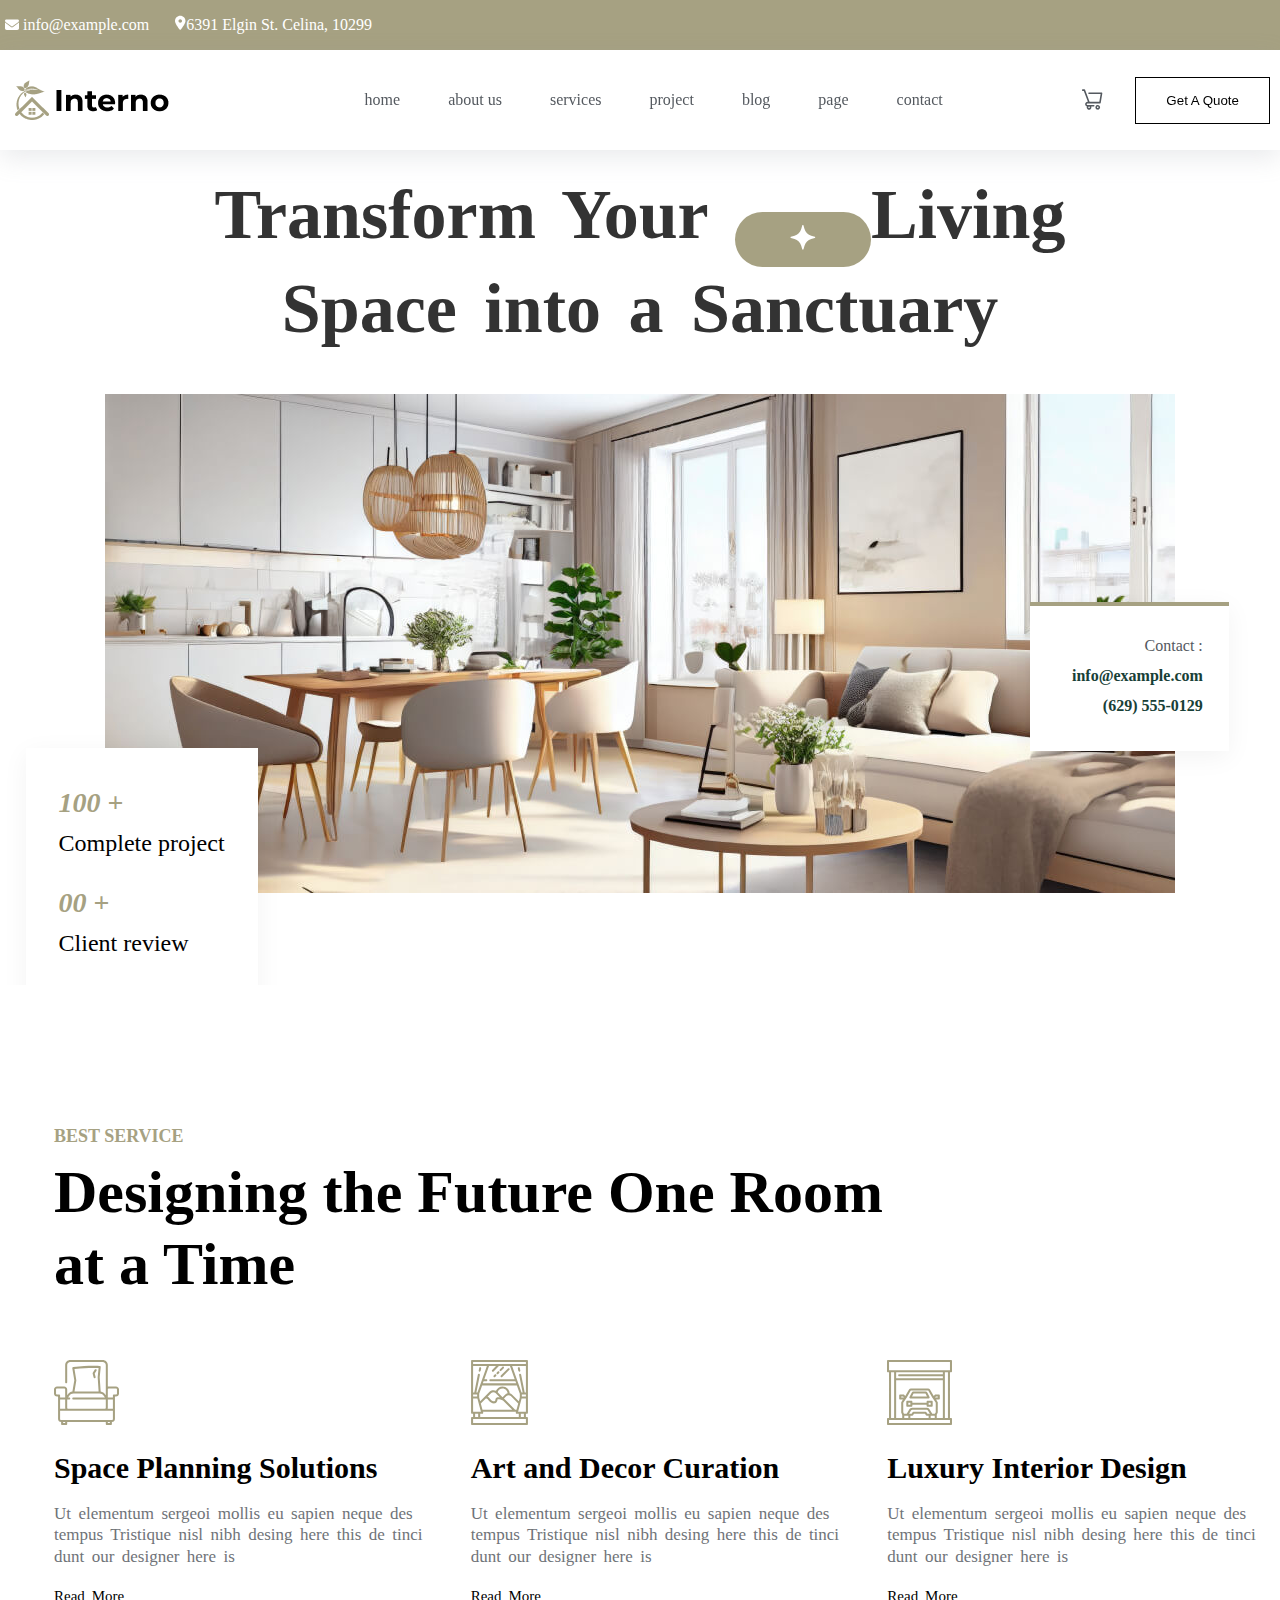
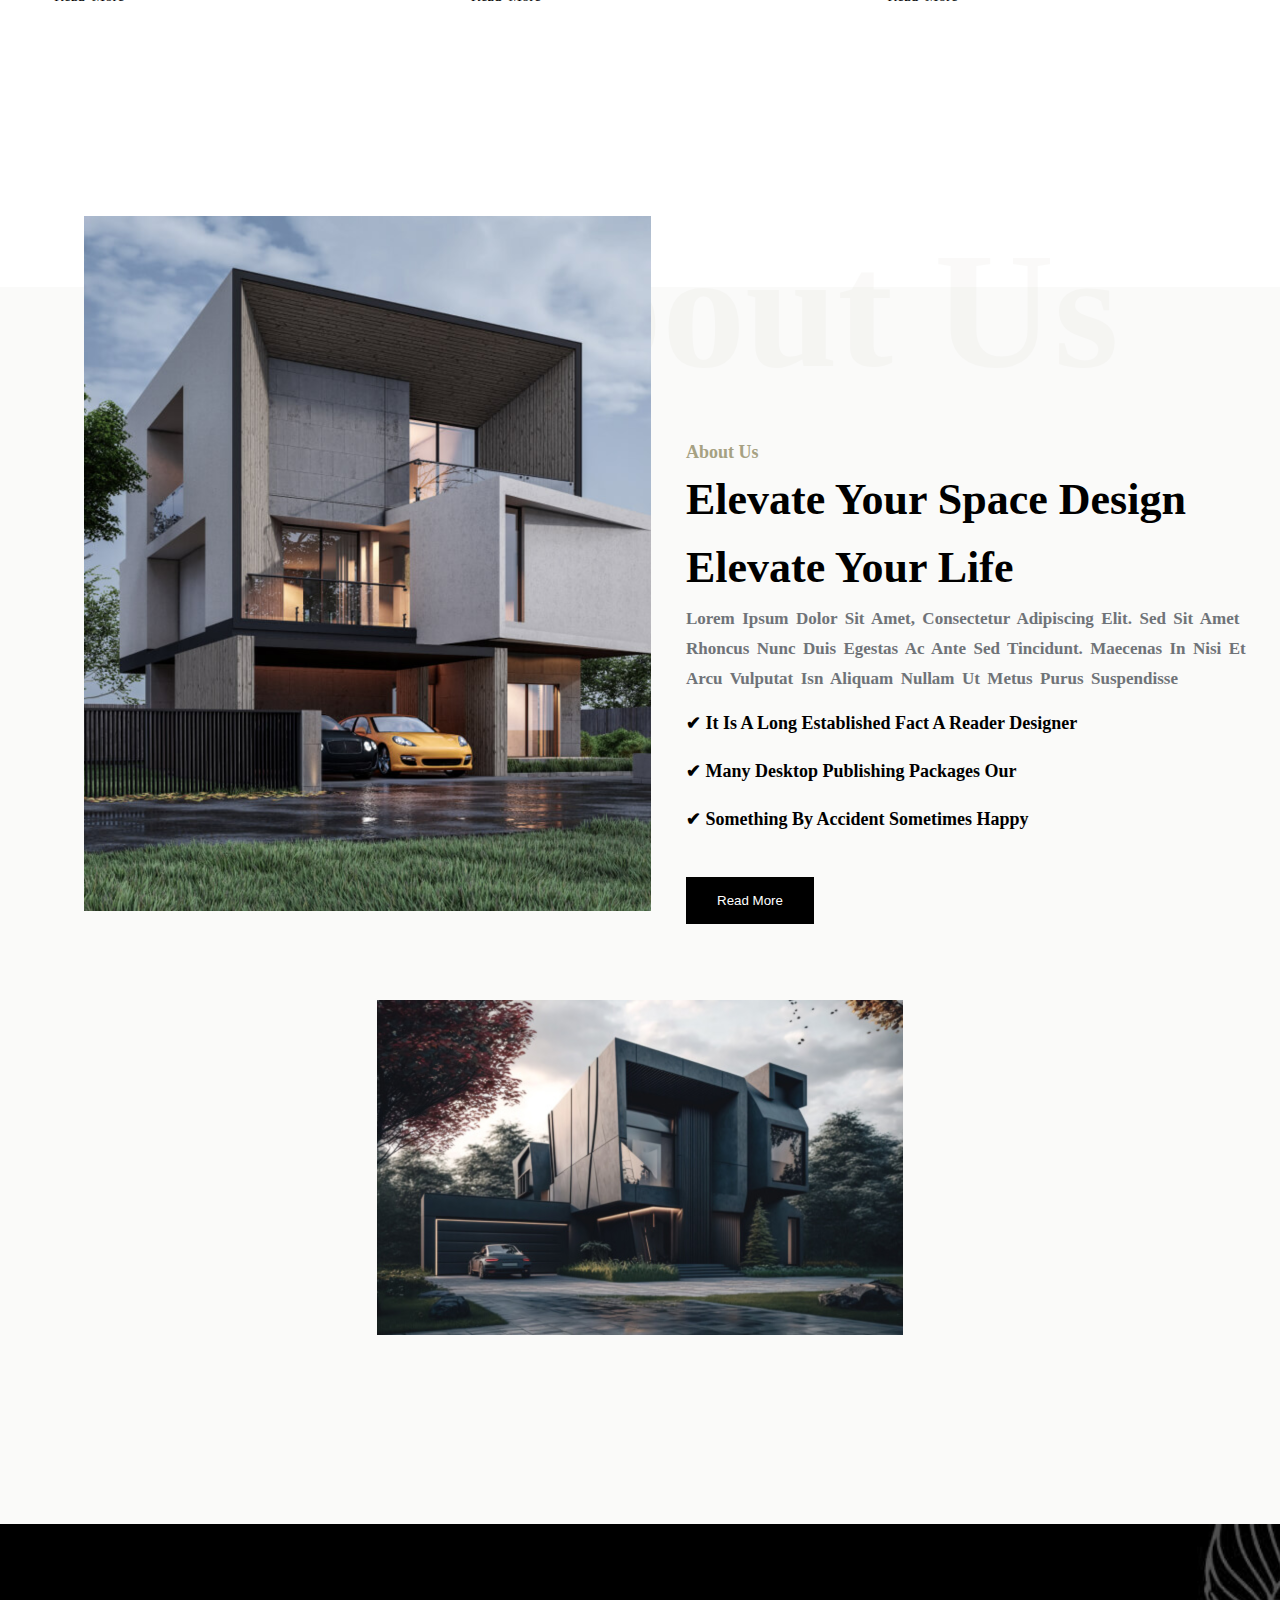
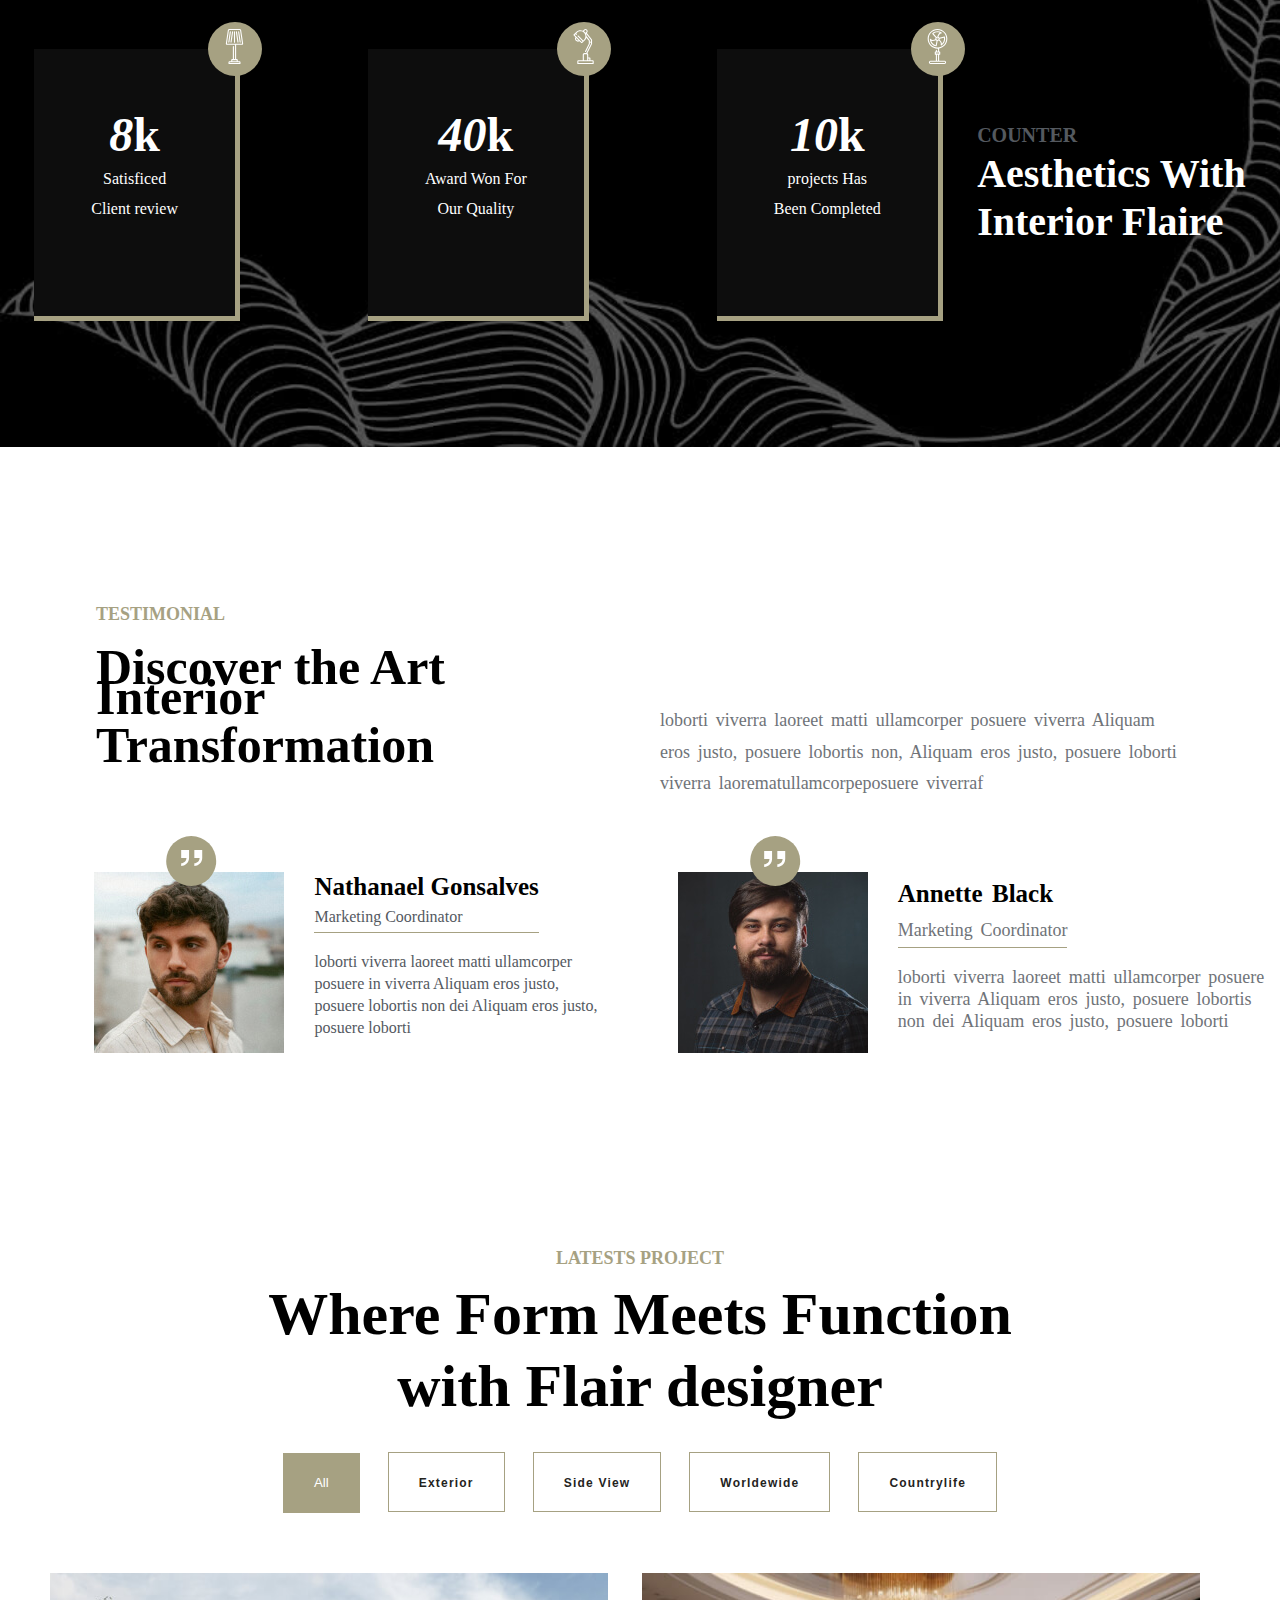
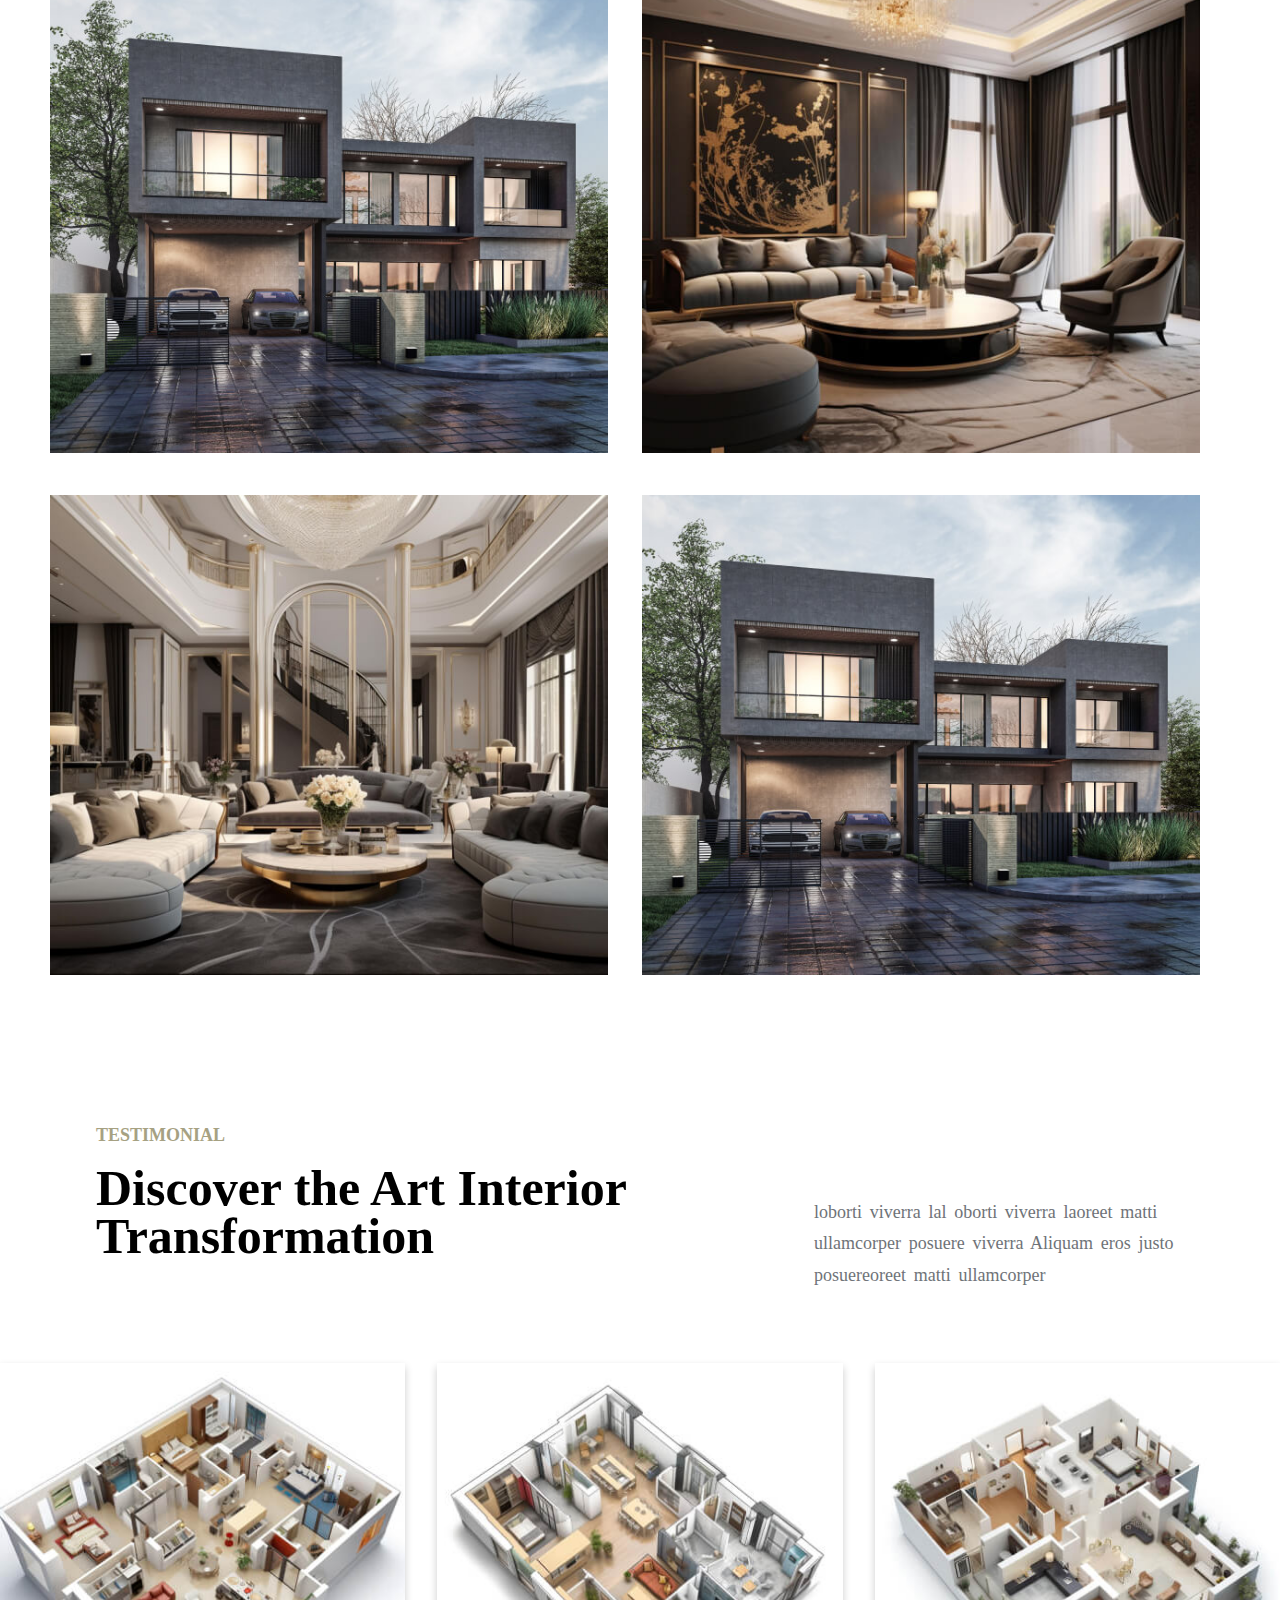
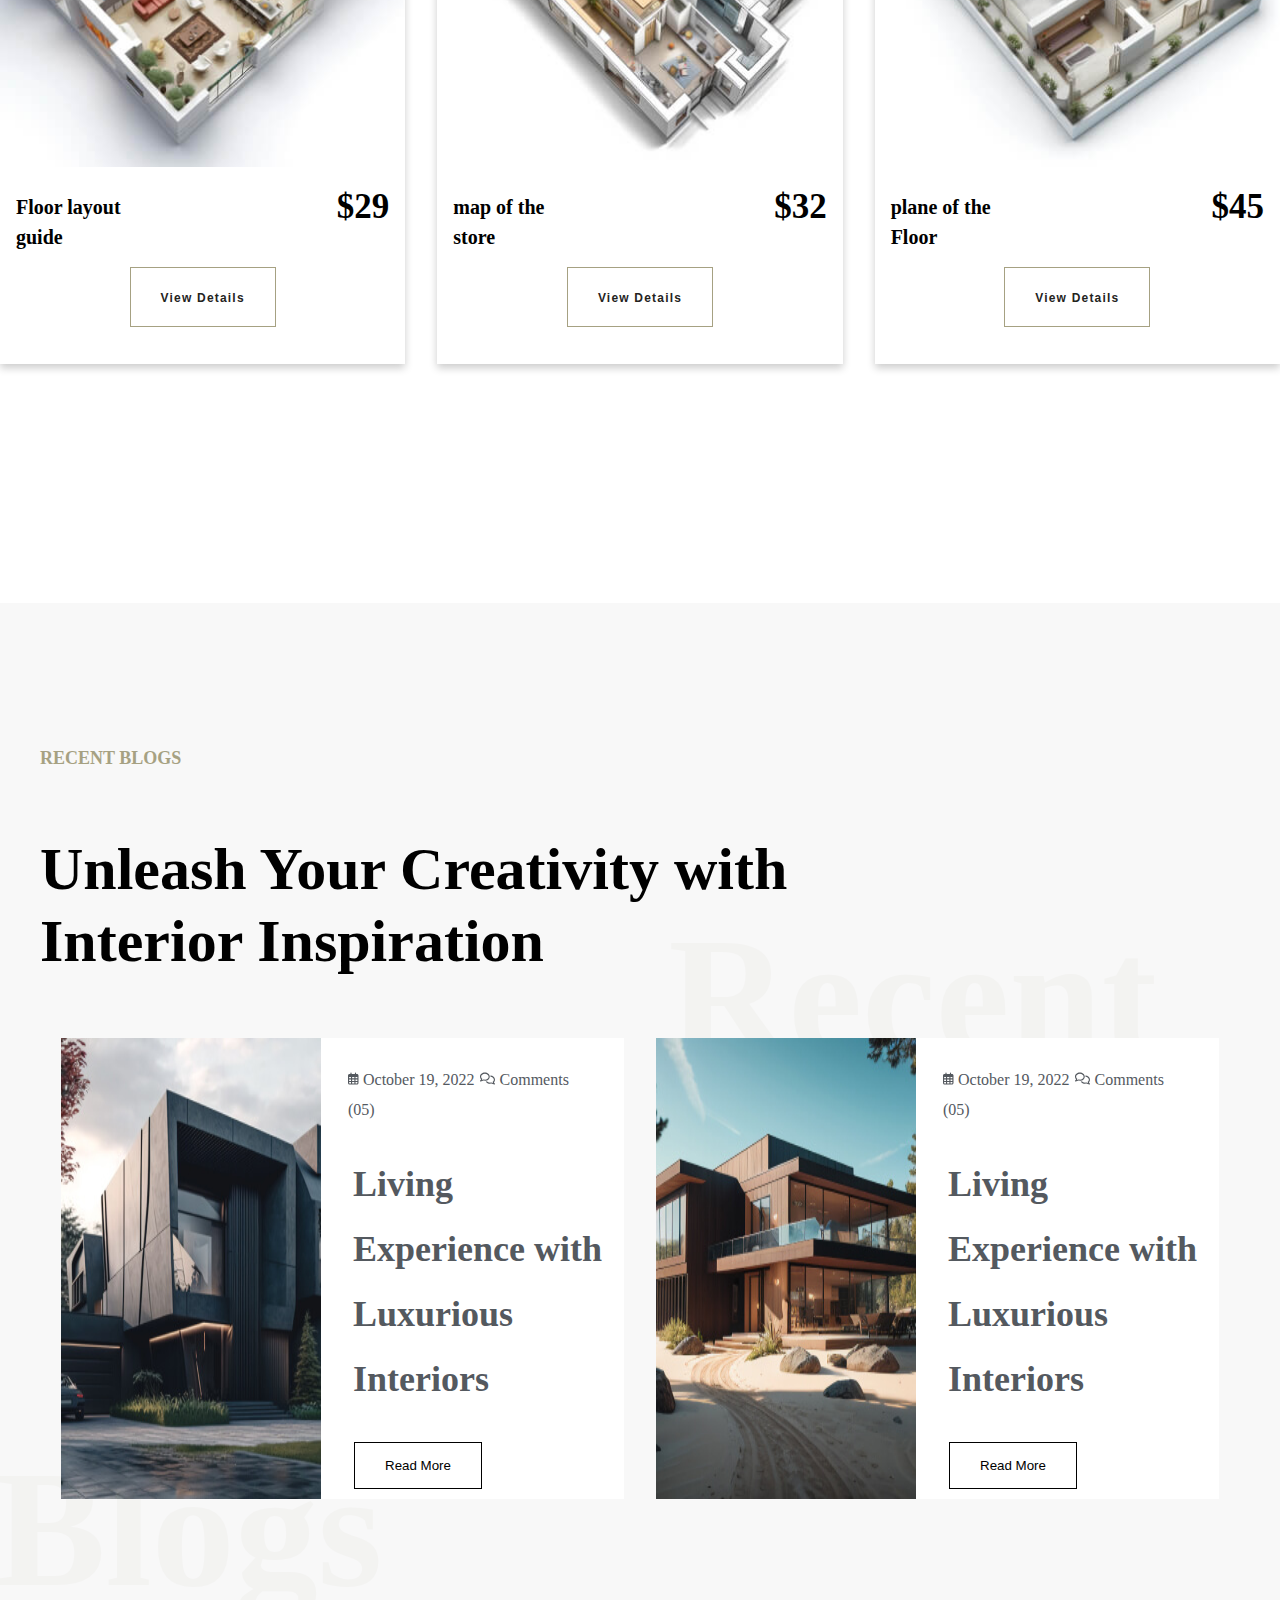
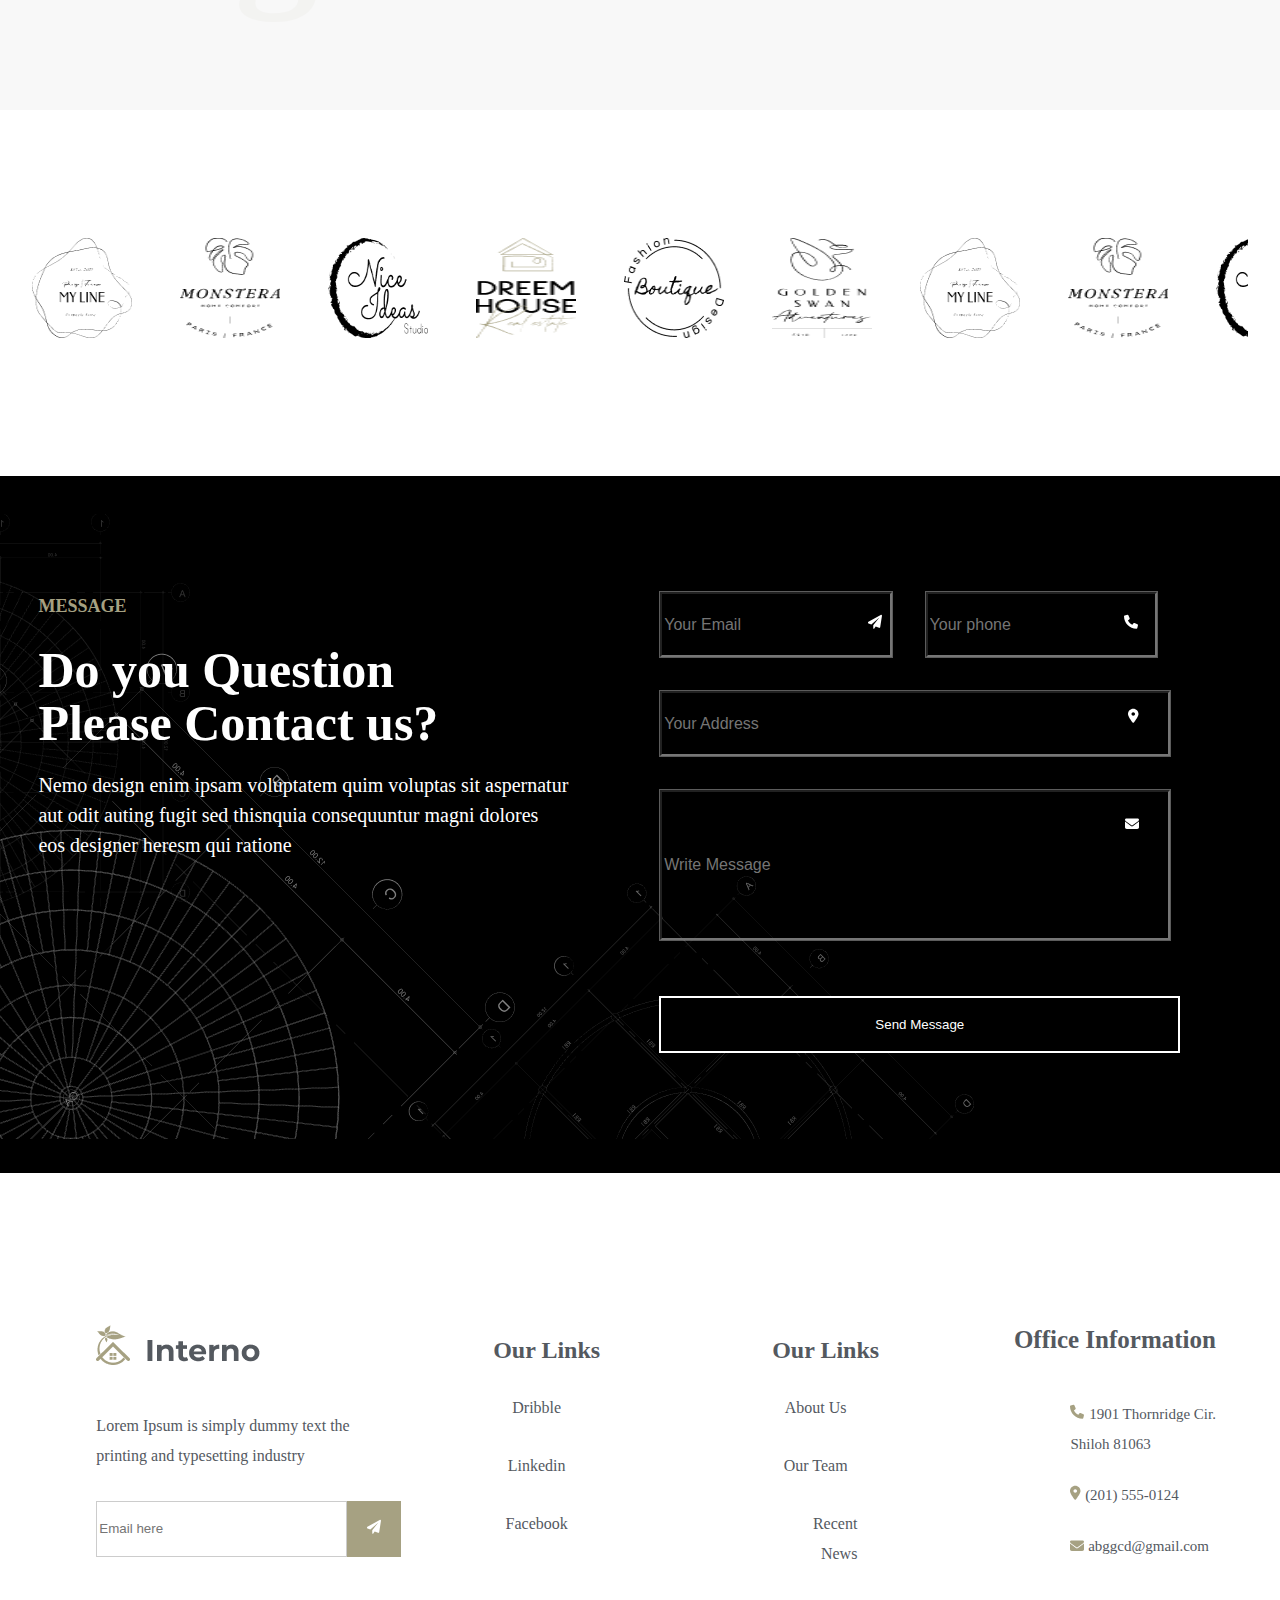
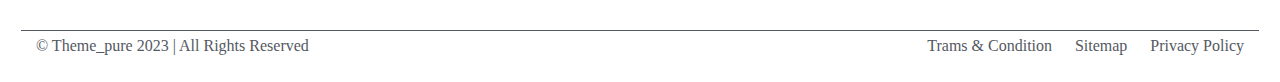
<file: index.html>
<!DOCTYPE html>
<html lang="en">

<head>
    <link rel="stylesheet" href="style.css">
</head>

<body>
    <div class="header-top d-flex m-width">
        <div class="header-top-left-first d-flex">
            <a href="mailto:info@example.com">
                <span>
                    <svg width="14" height="11" viewBox="0 0 14 11" fill="none" xmlns="http://www.w3.org/2000/svg">
                        <path
                            d="M12.6875 0.5C13.3984 0.5 14 1.10156 14 1.8125C14 2.25 13.7812 2.63281 13.4531 2.87891L7.51953 7.33594C7.19141 7.58203 6.78125 7.58203 6.45312 7.33594L0.519531 2.87891C0.191406 2.63281 0 2.25 0 1.8125C0 1.10156 0.574219 0.5 1.3125 0.5H12.6875ZM5.93359 8.04688C6.5625 8.51172 7.41016 8.51172 8.03906 8.04688L14 3.5625V9.25C14 10.2344 13.207 11 12.25 11H1.75C0.765625 11 0 10.2344 0 9.25V3.5625L5.93359 8.04688Z"
                            fill="currentcolor"></path>
                    </svg>
                </span>
                info@example.com
            </a>
        </div>
        <div class="header-top-left-two d-flex">
            <span>
                <svg width="11" height="15" viewBox="0 0 11 15" fill="none" xmlns="http://www.w3.org/2000/svg">
                    <path
                        d="M4.59375 14.4219C3.17188 12.6445 0 8.40625 0 6C0 3.10156 2.32422 0.75 5.25 0.75C8.14844 0.75 10.5 3.10156 10.5 6C10.5 8.40625 7.30078 12.6445 5.87891 14.4219C5.55078 14.832 4.92188 14.832 4.59375 14.4219ZM5.25 7.75C6.20703 7.75 7 6.98438 7 6C7 5.04297 6.20703 4.25 5.25 4.25C4.26562 4.25 3.5 5.04297 3.5 6C3.5 6.98438 4.26562 7.75 5.25 7.75Z"
                        fill="currentcolor"></path>
                </svg>
            </span>
            <a target="_blank"
                href="https://www.google.com/maps/place/Cumberland+House,+SK,+Canada/@53.6729773,-103.7836571,8z/data=!4m15!1m8!3m7!1s0x4b0d03d337cc6ad9:0x9968b72aa2438fa5!2sCanada!3b1!8m2!3d56.130366!4d-106.346771!16zL20vMGQwNjBn!3m5!1s0x52f917b0cc93e6c1:0x44da1470d37ba724!8m2!3d53.958266!4d-102.267444!16zL20vMDZteWx5?entry=ttu">6391
                Elgin St. Celina, 10299</a>
        </div>
    </div>
    <div class="header d-flex m-width">
        <div class="header-logo">
            <img class="w-50" style="cursor: pointer; padding: 15px; margin-top: 20px;" src="./img/header/logo-black.png"
                href="index.html">
            <img class="burger" width="40px" src="./img/logo/images.png">
        </div>
        <ul class="ul d-flex" style="margin-top: 20px;">
            <li>
                <a class="under" href="index.html">home</a>
            </li>
            <li>
                <a class="under" href="#">about us</a>
            </li>
            <li class="services">
                <a class="under" href="./Service/Service.html">services</a>
            </li>
            <li>
                <a class="under" href="#">project</a>
            </li>
            <li>
                <a class="under" href="#">blog</a>
            </li>
            <li>
                <a class="under" href="./team/team.html">page</a>
            </li>
            <li>
                <a class="under" href="./cantact/contact.html">contact</a>
            </li>
        </ul>
        <div class="d-flex buy-tag">
            <svg style="margin-bottom: 24px;" width="21" height="21" viewBox="0 0 21 21" fill="none"
                xmlns="http://www.w3.org/2000/svg">
                <path
                    d="M15.75 15.9688C15.2865 15.9688 14.8333 16.1062 14.4479 16.3637C14.0625 16.6213 13.7621 16.9873 13.5847 17.4156C13.4073 17.8439 13.3609 18.3151 13.4513 18.7697C13.5417 19.2244 13.7649 19.642 14.0927 19.9698C14.4205 20.2976 14.8381 20.5208 15.2928 20.6112C15.7474 20.7016 16.2187 20.6552 16.6469 20.4778C17.0752 20.3004 17.4412 20 17.6988 19.6146C17.9563 19.2292 18.0938 18.7761 18.0938 18.3125C18.0931 17.6911 17.846 17.0953 17.4066 16.6559C16.9672 16.2165 16.3714 15.9694 15.75 15.9688ZM15.75 19.0938C15.5955 19.0938 15.4444 19.0479 15.316 18.9621C15.1875 18.8762 15.0874 18.7542 15.0282 18.6115C14.9691 18.4687 14.9536 18.3116 14.9838 18.1601C15.0139 18.0085 15.0883 17.8693 15.1976 17.7601C15.3068 17.6508 15.446 17.5764 15.5976 17.5463C15.7491 17.5161 15.9062 17.5316 16.049 17.5907C16.1917 17.6499 16.3137 17.75 16.3996 17.8785C16.4854 18.0069 16.5313 18.158 16.5313 18.3125C16.531 18.5196 16.4487 18.7182 16.3022 18.8647C16.1557 19.0112 15.9571 19.0935 15.75 19.0938Z"
                    fill="currentcolor"></path>
                <path
                    d="M11.7188 15.9688H5.46875C5.26155 15.9688 5.06284 15.8864 4.91632 15.7399C4.76981 15.5934 4.6875 15.3947 4.6875 15.1875C4.6875 14.9803 4.76981 14.7816 4.91632 14.6351C5.06284 14.4886 5.26155 14.4063 5.46875 14.4063H17.9688C18.1536 14.4062 18.3324 14.3406 18.4734 14.2212C18.6144 14.1018 18.7086 13.9362 18.7391 13.7539L20.3016 4.37891C20.3203 4.26698 20.3144 4.15231 20.2843 4.04289C20.2542 3.93347 20.2007 3.83191 20.1274 3.74529C20.054 3.65867 19.9627 3.58905 19.8598 3.5413C19.7568 3.49354 19.6447 3.46878 19.5312 3.46875H7.03125C6.82405 3.46875 6.62534 3.55106 6.47882 3.69757C6.33231 3.84409 6.25 4.0428 6.25 4.25C6.25 4.4572 6.33231 4.65591 6.47882 4.80243C6.62534 4.94894 6.82405 5.03125 7.03125 5.03125H18.6094L17.307 12.8438H7.57266L3.07578 0.850781C3.01992 0.701771 2.9199 0.573371 2.78908 0.482761C2.65826 0.392151 2.50289 0.343651 2.34375 0.34375H0.78125C0.57405 0.34375 0.375336 0.42606 0.228823 0.572573C0.08231 0.719086 0 0.9178 0 1.125C0 1.3322 0.08231 1.53091 0.228823 1.67743C0.375336 1.82394 0.57405 1.90625 0.78125 1.90625H1.80234L5.90391 12.8438H5.46875C4.89959 12.8397 4.34855 13.0437 3.91913 13.4172C3.48971 13.7908 3.21146 14.3083 3.13664 14.8726C3.06182 15.4368 3.19558 16.0089 3.51279 16.4815C3.83 16.9541 4.30884 17.2946 4.85938 17.4391C4.71274 17.7919 4.65445 18.1752 4.68957 18.5557C4.72469 18.9362 4.85215 19.3024 5.0609 19.6225C5.26965 19.9425 5.55336 20.2068 5.88742 20.3923C6.22147 20.5779 6.59576 20.6791 6.97779 20.6871C7.35983 20.6952 7.73805 20.6098 8.07963 20.4386C8.42121 20.2673 8.71581 20.0152 8.93786 19.7042C9.15992 19.3933 9.30271 19.0328 9.35383 18.6541C9.40496 18.2754 9.36288 17.89 9.23125 17.5313H11.7188C11.926 17.5313 12.1247 17.4489 12.2712 17.3024C12.4177 17.1559 12.5 16.9572 12.5 16.75C12.5 16.5428 12.4177 16.3441 12.2712 16.1976C12.1247 16.0511 11.926 15.9688 11.7188 15.9688ZM7.8125 18.3125C7.8125 18.467 7.76668 18.6181 7.68084 18.7465C7.59499 18.875 7.47298 18.9752 7.33022 19.0343C7.18747 19.0934 7.03038 19.1089 6.87884 19.0787C6.72729 19.0486 6.58808 18.9742 6.47882 18.8649C6.36956 18.7557 6.29516 18.6165 6.26501 18.4649C6.23487 18.3134 6.25034 18.1563 6.30947 18.0135C6.3686 17.8708 6.46873 17.7488 6.59721 17.6629C6.72569 17.5771 6.87673 17.5313 7.03125 17.5313C7.23839 17.5315 7.43698 17.6138 7.58345 17.7603C7.72992 17.9068 7.81229 18.1054 7.8125 18.3125Z"
                    fill="currentcolor"></path>
            </svg>
            <button class="btn-head" href="contact.html">Get A Quote</button>
        </div>
    </div>
    <h1>
        <div class="p-battom-h1">Transform Your <span class="item-between-h1"><svg width="36" height="25"
                    viewBox="0 0 36 36" fill="none" xmlns="http://www.w3.org/2000/svg">
                    <path
                        d="M34.9453 16.8345L29.834 15.3739C27.5323 14.725 25.4356 13.4962 23.7446 11.8052C22.0536 10.1142 20.8248 8.01751 20.1759 5.71578L18.7153 0.604532C18.6418 0.425707 18.5168 0.272755 18.3563 0.165114C18.1957 0.0574721 18.0067 0 17.8134 0C17.6201 0 17.4311 0.0574721 17.2705 0.165114C17.1099 0.272755 16.985 0.425707 16.9115 0.604532L15.4509 5.71578C14.802 8.01751 13.5732 10.1142 11.8822 11.8052C10.1912 13.4962 8.0945 14.725 5.79277 15.3739L0.681516 16.8345C0.485261 16.8902 0.312532 17.0084 0.189539 17.1712C0.0665451 17.334 0 17.5324 0 17.7364C0 17.9404 0.0665451 18.1389 0.189539 18.3016C0.312532 18.4644 0.485261 18.5826 0.681516 18.6383L5.79277 20.0989C8.0945 20.7478 10.1912 21.9766 11.8822 23.6676C13.5732 25.3586 14.802 27.4553 15.4509 29.757L16.9115 34.8683C16.9672 35.0645 17.0854 35.2373 17.2482 35.3603C17.4109 35.4833 17.6094 35.5498 17.8134 35.5498C18.0174 35.5498 18.2158 35.4833 18.3786 35.3603C18.5414 35.2373 18.6596 35.0645 18.7153 34.8683L20.1759 29.757C20.8248 27.4553 22.0536 25.3586 23.7446 23.6676C25.4356 21.9766 27.5323 20.7478 29.834 20.0989L34.9453 18.6383C35.1415 18.5826 35.3142 18.4644 35.4372 18.3016C35.5602 18.1389 35.6268 17.9404 35.6268 17.7364C35.6268 17.5324 35.5602 17.334 35.4372 17.1712C35.3142 17.0084 35.1415 16.8902 34.9453 16.8345Z"
                        fill="currentcolor"></path>
                </svg></span>Living</div>

        <div>Space into a Sanctuary</div>
    </h1>
    <div class="tp-hero-thumb d-flex m-width">
        <img class="img-first" src="./img/hero-1-1.jpg">

        <div class="box-img m-width">
            <span>Contact :</span>
            <a class="under" href="mailto:info@example.com">info@example.com</a>
            <a class="d-inline-block under" href="tel:6295550129">(629) 555-0129</a>
        </div>
        <div class="funfact-box m-width">
            <div class="funfact-box-txt">
                <h5>
                    <i class="purecounter" data-purecounter-duration="0" data-purecounter-end="100">100</i>
                    +
                </h5>
                <div>Complete project</div>
            </div>
            <div class="funfact-box-txt">
                <h5>
                    <i class="purecounter" data-purecounter-duration="0" data-purecounter-end="800">00</i>
                    +
                </h5>
                <div>Client review</div>
            </div>
        </div>
    </div>
    <div class="tp-service m-width">
        <div class="container">
            <div class="titel-container">
                <div class="subtitle">BEST SERVICE</div>
                <h3>
                    <div class="text">Designing the Future One Room</div>
                    <div class="text"> at a Time</div>
                </h3>
            </div>
            <div class="direction">
                <div class="d-flex services-margin">
                    <div>
                        <div class="icon-right-service" style="color: #A6A182;">
                            <svg width="65" height="65" viewBox="0 0 65 65" fill="none"
                                xmlns="http://www.w3.org/2000/svg">
                                <path
                                    d="M61.9531 26.4062H54.8438C54.4863 26.4062 54.147 26.4794 53.8281 26.5931V5.07812C53.8281 2.27805 51.5501 0 48.75 0H16.25C13.4499 0 11.1719 2.27805 11.1719 5.07812V22.3438C11.1719 22.9044 11.6269 23.3594 12.1875 23.3594C12.7481 23.3594 13.2031 22.9044 13.2031 22.3438V5.07812C13.2031 3.39828 14.5702 2.03125 16.25 2.03125H48.75C50.4298 2.03125 51.7969 3.39828 51.7969 5.07812V29.4531V31.4844V35.2391L51.4038 34.6501C50.3029 32.9987 48.5804 31.913 46.6598 31.593L45.7062 17.2829L46.7137 7.21094C46.7695 6.65234 46.3623 6.15469 45.8037 6.09883C45.3842 6.05617 35.3478 5.09438 19.1699 7.1175C18.8957 7.15203 18.6469 7.29625 18.4813 7.51867C18.3158 7.74109 18.2487 8.02039 18.2934 8.29258L20.2983 20.3125L18.4204 31.5778C16.4663 31.8805 14.7123 32.9753 13.5952 34.6501L13.2031 35.2391V29.4531C13.2031 27.7733 11.8361 26.4062 10.1562 26.4062H3.04688C1.36703 26.4062 0 27.7733 0 29.4531V33.5156C0 35.1955 1.36703 36.5625 3.04688 36.5625H4.0625V58.9062C4.0625 60.5861 5.42953 61.9531 7.10938 61.9531V63.9844C7.10938 64.545 7.56437 65 8.125 65H12.1875C12.7481 65 13.2031 64.545 13.2031 63.9844V61.9531H51.7969V63.9844C51.7969 64.545 52.2519 65 52.8125 65H56.875C57.4356 65 57.8906 64.545 57.8906 63.9844V61.9531C59.5705 61.9531 60.9375 60.5861 60.9375 58.9062V36.5625H61.9531C63.633 36.5625 65 35.1955 65 33.5156V29.4531C65 27.7733 63.633 26.4062 61.9531 26.4062ZM53.8281 39.6094H58.9062V48.75H53.6413C53.755 48.4311 53.8281 48.0919 53.8281 47.7344V39.6094ZM44.589 8.04375L43.677 17.1641C43.6719 17.2199 43.6709 17.2768 43.6749 17.3327L44.6174 31.4844H20.4963L22.3305 20.4801C22.3488 20.3694 22.3488 20.2566 22.3305 20.1459L20.473 9.00453C32.9662 7.5207 41.7249 7.86195 44.589 8.04375ZM15.2344 37.5781H14.0857L15.2862 35.7774C16.2297 34.3616 17.809 33.5156 19.5112 33.5156H45.4888C47.191 33.5156 48.7703 34.3616 49.7138 35.7774L50.9143 37.5781H19.2969C18.7362 37.5781 18.2812 38.0331 18.2812 38.5938C18.2812 39.1544 18.7362 39.6094 19.2969 39.6094H51.7969V47.7344C51.7969 48.294 51.3409 48.75 50.7812 48.75H48.75H16.25H14.2188C13.6591 48.75 13.2031 48.294 13.2031 47.7344V39.6094H15.2344C15.795 39.6094 16.25 39.1544 16.25 38.5938C16.25 38.0331 15.795 37.5781 15.2344 37.5781ZM6.09375 39.6094H11.1719V47.7344C11.1719 48.0919 11.245 48.4311 11.3588 48.75H6.09375V39.6094ZM3.04688 34.5312C2.48727 34.5312 2.03125 34.0752 2.03125 33.5156V29.4531C2.03125 28.8935 2.48727 28.4375 3.04688 28.4375H10.1562C10.7159 28.4375 11.1719 28.8935 11.1719 29.4531V37.5781H6.09375V35.5469C6.09375 34.9863 5.63875 34.5312 5.07812 34.5312H3.04688ZM11.1719 62.9688H9.14062V61.9531H11.1719V62.9688ZM55.8594 62.9688H53.8281V61.9531H55.8594V62.9688ZM57.8906 59.9219H56.875H52.8125H12.1875H8.125H7.10938C6.54977 59.9219 6.09375 59.4659 6.09375 58.9062V50.7812H14.2188H16.25H48.75H50.7812H58.9062V58.9062C58.9062 59.4659 58.4502 59.9219 57.8906 59.9219ZM62.9688 33.5156C62.9688 34.0752 62.5127 34.5312 61.9531 34.5312H59.9219C59.3613 34.5312 58.9062 34.9863 58.9062 35.5469V37.5781H53.8281V31.4844V29.4531C53.8281 28.8935 54.2841 28.4375 54.8438 28.4375H61.9531C62.5127 28.4375 62.9688 28.8935 62.9688 29.4531V33.5156Z"
                                    fill="currentcolor"></path>
                                <path
                                    d="M39.64 17.514C39.7557 17.9751 40.1691 18.2828 40.6241 18.2828C40.7064 18.2828 40.7886 18.2737 40.8719 18.2524C41.4163 18.1163 41.7464 17.5648 41.6113 17.0204L40.7043 13.3936L42.4858 10.7205C42.7965 10.2543 42.6706 9.62261 42.2044 9.31183C41.7372 9.00003 41.1065 9.12597 40.7957 9.59316L38.7645 12.64C38.6061 12.8777 38.5543 13.1722 38.6243 13.4495L39.64 17.514Z"
                                    fill="currentcolor"></path>
                            </svg>
                        </div>
                        <div class="title-service">
                            <a class="under" href="service-details.html">Space Planning Solutions</a>
                        </div>
                        <div class="p-service">
                            <p>Ut elementum sergeoi mollis eu sapien neque des tempus Tristique nisl nibh desing here
                                this
                                de
                                tinci dunt our designer here is</p>
                            <div class="btn-service">
                                <a href="service-details.html" style="margin-top: 2rem;">
                                    Read More
                                </a>
                            </div>
                        </div>
                    </div>
                </div>
                <div class="d-flex services-margin">
                    <div>
                        <div class="icon-right-service" style="color: #A6A182;">
                            <svg width="57" height="65" viewBox="0 0 57 65" fill="none"
                                xmlns="http://www.w3.org/2000/svg">
                                <path
                                    d="M1.07812 56.875C0.516484 56.875 0.0625 57.329 0.0625 57.8906V63.9844C0.0625 64.546 0.516484 65 1.07812 65H55.9219C56.4835 65 56.9375 64.546 56.9375 63.9844V57.8906C56.9375 57.329 56.4835 56.875 55.9219 56.875H54.9062V53.8281H55.9219C56.4835 53.8281 56.9375 53.3741 56.9375 52.8125V37.5781V33.5156V5.07812V1.01562C56.9375 0.453984 56.4835 0 55.9219 0H42.7188H9.20312H1.07812C0.516484 0 0.0625 0.453984 0.0625 1.01562V5.07812V33.5156V37.5781V52.8125C0.0625 53.3741 0.516484 53.8281 1.07812 53.8281H2.09375V56.875H1.07812ZM54.9062 62.9688H2.09375V58.9062H54.9062V62.9688ZM2.09375 51.7969V38.5938H6.39188L9.91203 51.7969H2.09375ZM25.0327 6.09375L21.1804 9.94602C20.7833 10.3431 20.7833 10.985 21.1804 11.3821C21.3784 11.5802 21.6384 11.6797 21.8984 11.6797C22.1584 11.6797 22.4184 11.5802 22.6165 11.3821L27.9048 6.09375H38.9569L43.6724 19.2969H19.3594C18.7977 19.2969 18.3438 19.7509 18.3438 20.3125C18.3438 20.8741 18.7977 21.3281 19.3594 21.3281H44.3976L45.1227 23.3594H11.8773L12.6024 21.3281H15.2969C15.8585 21.3281 16.3125 20.8741 16.3125 20.3125C16.3125 19.7509 15.8585 19.2969 15.2969 19.2969H13.3286L18.0441 6.09375H25.0327ZM54.9062 32.5H53.7078L50.1115 14.5173C50.0028 13.9679 49.4716 13.6073 48.9161 13.7211C48.3666 13.8308 48.0091 14.366 48.1198 14.9165L51.6359 32.5H50.5431L41.113 6.09375H54.9062V32.5ZM54.9062 36.5625H50.8438V34.5312H54.9062V36.5625ZM45.527 49.7656H44.1548L32.983 38.5938L35.4865 36.0902C36.6372 34.9395 38.6441 34.9395 39.7948 36.0902L47.1997 43.4952L45.527 49.7656ZM2.09375 36.5625V34.5312H6.15625V36.5625H2.09375ZM11.1521 25.3906H45.8479L48.8125 33.6913V37.4451L47.804 41.2273L41.2309 34.6541C40.4976 33.9209 39.5927 33.4618 38.6441 33.2719C38.5141 29.4653 35.3839 26.4062 31.5469 26.4062C28.5792 26.4062 26.0259 28.1958 24.9636 30.8334C23.0187 29.6959 20.4816 29.9416 18.816 31.6073L9.19602 41.2273L8.1875 37.4451V33.6913L11.1521 25.3906ZM24.5604 33.0434L28.9225 37.4055C27.5971 37.1627 26.2677 37.1445 25.4084 37.7112C24.7828 38.1245 24.4375 38.7979 24.4375 39.6094C24.4375 41.0363 23.7804 41.2364 23.5641 41.3014C22.4276 41.6447 20.3252 40.7499 19.1888 39.0457C18.3113 37.7295 17.4053 37.0449 16.5918 36.7037L20.2521 33.0434C21.4028 31.8927 23.4097 31.8927 24.5604 33.0434ZM26.6475 32.2583C27.2163 30.0544 29.2302 28.4375 31.5469 28.4375C34.2667 28.4375 36.4767 30.5927 36.6016 33.283C35.6663 33.477 34.7745 33.93 34.0504 34.6552L31.5469 37.1577L26.6475 32.2583ZM9.80031 43.4952L14.8358 38.4597C15.2024 38.3713 16.2648 38.3236 17.4977 40.173C18.7957 42.12 21.088 43.4027 23.039 43.4027C23.427 43.4027 23.8007 43.352 24.1511 43.2463C25.6248 42.8005 26.4688 41.4741 26.4688 39.6094C26.4688 39.4459 26.5033 39.4225 26.5266 39.4073C27.198 38.9665 29.9005 39.6073 31.9917 40.4747L41.2827 49.7656H11.473L9.80031 43.4952ZM6.45687 32.5H5.36406L8.88117 14.9165C8.99086 14.366 8.63438 13.8318 8.08492 13.7211C7.52938 13.6063 6.99922 13.9679 6.88953 14.5173L3.29219 32.5H2.09375V6.09375H15.887L6.45687 32.5ZM11.2344 53.8281C11.5502 53.8281 11.8478 53.6809 12.0398 53.431C12.2317 53.1812 12.2967 52.8562 12.2155 52.5505L12.0144 51.7969H44.9856L44.7845 52.5505C44.7033 52.8562 44.7673 53.1812 44.9602 53.431C45.1532 53.6809 45.4498 53.8281 45.7656 53.8281H47.7969V56.875H9.20312V53.8281H11.2344ZM52.875 56.875H49.8281V53.8281H52.875V56.875ZM47.088 51.7969L50.6081 38.5938H54.9062V51.7969H47.088ZM2.09375 2.03125H9.20312H42.7188H54.9062V4.0625H39.6719H17.3281H2.09375V2.03125ZM4.125 53.8281H7.17188V56.875H4.125V53.8281Z"
                                    fill="currentcolor"></path>
                                <path
                                    d="M29.5159 11.1721C29.7759 11.1721 30.0359 11.0726 30.2339 10.8746L32.773 8.33549C33.1701 7.93838 33.1701 7.2965 32.773 6.89939C32.3759 6.50229 31.734 6.50229 31.3369 6.89939L28.7978 9.43846C28.4007 9.83557 28.4007 10.4774 28.7978 10.8746C28.9959 11.0726 29.2559 11.1721 29.5159 11.1721Z"
                                    fill="currentcolor"></path>
                                <path
                                    d="M26.469 14.219C26.729 14.219 26.989 14.1195 27.1871 13.9214L28.2027 12.9058C28.5998 12.5087 28.5998 11.8668 28.2027 11.4697C27.8056 11.0726 27.1637 11.0726 26.7666 11.4697L25.751 12.4853C25.3538 12.8824 25.3538 13.5243 25.751 13.9214C25.949 14.1195 26.209 14.219 26.469 14.219Z"
                                    fill="currentcolor"></path>
                                <path
                                    d="M23.4221 17.2659C23.6821 17.2659 23.9421 17.1663 24.1402 16.9683L25.1558 15.9527C25.5529 15.5556 25.5529 14.9137 25.1558 14.5166C24.7587 14.1195 24.1168 14.1195 23.7197 14.5166L22.7041 15.5322C22.307 15.9293 22.307 16.5712 22.7041 16.9683C22.9021 17.1663 23.1621 17.2659 23.4221 17.2659Z"
                                    fill="currentcolor"></path>
                                <path
                                    d="M29.8135 16.9683C30.0115 17.1663 30.2715 17.2659 30.5315 17.2659C30.7915 17.2659 31.0515 17.1663 31.2496 16.9683L38.3589 9.85893C38.756 9.46182 38.756 8.81994 38.3589 8.42283C37.9618 8.02572 37.3199 8.02572 36.9228 8.42283L29.8135 15.5322C29.4163 15.9293 29.4163 16.5712 29.8135 16.9683Z"
                                    fill="currentcolor"></path>
                                <path
                                    d="M8.49674 11.6575C8.56377 11.6717 8.6308 11.6778 8.69682 11.6778C9.17111 11.6778 9.59564 11.3447 9.69111 10.8612L10.1989 8.32217C10.3086 7.77171 9.95213 7.23749 9.40268 7.12678C8.85221 7.01202 8.31799 7.37256 8.20728 7.92303L7.69947 10.4621C7.58978 11.0136 7.94728 11.5478 8.49674 11.6575Z"
                                    fill="currentcolor"></path>
                                <path
                                    d="M47.3102 10.8615C47.4067 11.3449 47.8312 11.678 48.3045 11.678C48.3695 11.678 48.4375 11.672 48.5046 11.6577C49.054 11.548 49.4115 11.0128 49.3008 10.4623L48.793 7.92328C48.6843 7.37383 48.1552 7.01125 47.5976 7.12703C47.0482 7.23672 46.6907 7.77196 46.8014 8.32242L47.3102 10.8615Z"
                                    fill="currentcolor"></path>
                            </svg>
                        </div>
                        <div class="title-service">
                            <a class="under" href="service-details.html">Art and Decor Curation</a>
                        </div>
                        <div class="p-service">
                            <p>Ut elementum sergeoi mollis eu sapien neque des tempus Tristique nisl nibh desing here
                                this
                                de
                                tinci dunt our designer here is</p>
                            <div class="btn-service">
                                <a href="service-details.html" style="margin-top: 2rem;">
                                    Read More
                                </a>
                            </div>
                        </div>
                    </div>
                </div>
                <div class="d-flex services-margin">
                    <div>
                        <div class="icon-right-service" style="color: #A6A182;">
                            <svg width="65" height="65" viewBox="0 0 65 65" fill="none"
                                xmlns="http://www.w3.org/2000/svg">
                                <path
                                    d="M63.9844 0H1.01562C0.455 0 0 0.453984 0 1.01562V11.1719C0 11.7335 0.455 12.1875 1.01562 12.1875H2.03125V57.8906H1.01562C0.455 57.8906 0 58.3446 0 58.9062V63.9844C0 64.546 0.455 65 1.01562 65H63.9844C64.545 65 65 64.546 65 63.9844V58.9062C65 58.3446 64.545 57.8906 63.9844 57.8906H62.9688V12.1875H63.9844C64.545 12.1875 65 11.7335 65 11.1719V1.01562C65 0.453984 64.545 0 63.9844 0ZM4.0625 12.1875H7.10938V57.8906H4.0625V12.1875ZM55.8594 12.1875V14.2188H12.1875C11.6269 14.2188 11.1719 14.6727 11.1719 15.2344C11.1719 15.796 11.6269 16.25 12.1875 16.25H55.8594V18.2812H9.14062V12.1875H55.8594ZM49.7656 57.8906V54.8438C49.7656 54.794 49.7443 54.7503 49.7372 54.7016L50.6746 52.8176C50.7447 52.6784 50.7812 52.523 50.7812 52.3666V42.4582C50.7812 42.2581 50.7223 42.0621 50.6116 41.8966L49.0923 39.6094H51.7969C52.3575 39.6094 52.8125 39.1554 52.8125 38.5938V35.5469C52.8125 34.9852 52.3575 34.5312 51.7969 34.5312H48.4453C48.1477 34.5312 47.8644 34.6623 47.6714 34.8898L46.7259 36.0019L42.9813 29.5516C42.5791 28.8641 41.8346 28.4375 41.0404 28.4375H23.9596C23.1654 28.4375 22.4209 28.8641 22.0137 29.5567L18.2741 36.0029L17.3276 34.8898C17.1356 34.6623 16.8523 34.5312 16.5547 34.5312H13.2031C12.6425 34.5312 12.1875 34.9852 12.1875 35.5469V38.5938C12.1875 39.1554 12.6425 39.6094 13.2031 39.6094H15.9067L14.3884 41.8966C14.2777 42.0621 14.2188 42.2571 14.2188 42.4582V52.387C14.2188 52.5281 14.2482 52.6663 14.3041 52.7952L15.2344 54.9087V57.8906H9.14062V20.3125H55.8594V57.8906H49.7656ZM46.4516 39.3027C46.4527 39.3037 46.4527 39.3037 46.4516 39.3027L48.75 42.7639V52.127L47.904 53.8281H45.2674L42.8127 49.6681C42.2825 48.6149 41.2648 47.902 40.1009 47.7608C39.9557 47.7435 39.8206 47.7344 39.6774 47.7344H25.3226C24.0104 47.7344 22.7795 48.4941 22.2198 49.6102L19.7326 53.8281H16.9782L16.25 52.1737V42.7639L19.8128 37.3943L23.7687 30.5805C23.8093 30.5124 23.8845 30.4688 23.9606 30.4688H41.0404C41.1166 30.4688 41.1917 30.5124 41.2293 30.5754L45.2207 37.4481L46.4516 39.3027ZM40.3741 53.8281L39.4266 52.2823C39.2427 51.9807 38.9147 51.7969 38.5612 51.7969H26.4387C26.0853 51.7969 25.7573 51.9807 25.5724 52.2823L24.6259 53.8281H22.0898L24.0023 50.5832C24.2511 50.0855 24.7701 49.7656 25.3226 49.7656H39.6774C39.7333 49.7656 39.7841 49.7687 39.848 49.7778C40.3437 49.8377 40.7743 50.1384 41.0302 50.6421L42.9102 53.8281H40.3741ZM17.2656 55.8594H21.3281V57.8906H17.2656V55.8594ZM23.3594 55.8594H25.1946C25.548 55.8594 25.8761 55.6755 26.0609 55.3739L27.0075 53.8281H37.9915L38.9391 55.3739C39.1239 55.6755 39.452 55.8594 39.8054 55.8594H41.6406V57.8906H23.3594V55.8594ZM43.6719 55.8594H47.7344V57.8906H43.6719V55.8594ZM48.0523 37.5781L48.9155 36.5625H50.7812V37.5781H48.0523ZM16.9487 37.5781H14.2188V36.5625H16.0845L16.9487 37.5781ZM62.9688 62.9688H2.03125V59.9219H17.2656H21.3281H43.6719H47.7344H62.9688V62.9688ZM60.9375 57.8906H57.8906V12.1875H60.9375V57.8906ZM62.9688 10.1562H2.03125V2.03125H62.9688V10.1562Z"
                                    fill="currentcolor"></path>
                                <path
                                    d="M23.3592 38.5938H41.6405C41.9929 38.5938 42.3189 38.4109 42.5048 38.1113C42.6906 37.8117 42.7069 37.438 42.5484 37.1231L40.2907 32.6117C39.9952 32.0135 39.4264 31.6032 38.7632 31.5077C38.6362 31.4844 38.5316 31.4844 38.4717 31.4844H26.5554C25.7642 31.4844 25.0533 31.9241 24.6998 32.631L22.4512 37.1241C22.2938 37.439 22.3101 37.8127 22.4949 38.1123C22.6798 38.412 23.0068 38.5938 23.3592 38.5938ZM26.5554 33.5156H38.4484L38.4727 33.5187L39.9962 36.5625H25.0116L26.5554 33.5156Z"
                                    fill="currentcolor"></path>
                                <path
                                    d="M40.625 40.625C40.0644 40.625 39.6094 41.079 39.6094 41.6406V42.6562H25.3906V41.6406C25.3906 41.079 24.9356 40.625 24.375 40.625H20.3125C19.7519 40.625 19.2969 41.079 19.2969 41.6406V45.7031C19.2969 46.2648 19.7519 46.7188 20.3125 46.7188H24.375C24.9356 46.7188 25.3906 46.2648 25.3906 45.7031V44.6875H39.6094V45.7031C39.6094 46.2648 40.0644 46.7188 40.625 46.7188H44.6875C45.2481 46.7188 45.7031 46.2648 45.7031 45.7031V41.6406C45.7031 41.079 45.2481 40.625 44.6875 40.625H40.625ZM23.3594 44.6875H21.3281V42.6562H23.3594V44.6875ZM43.6719 44.6875H41.6406V42.6562H43.6719V44.6875Z"
                                    fill="currentcolor"></path>
                            </svg>
                        </div>
                        <div class="title-service">
                            <a class="under" href="service-details.html">Luxury Interior Design</a>
                        </div>
                        <div class="p-service">
                            <p>Ut elementum sergeoi mollis eu sapien neque des tempus Tristique nisl nibh desing here
                                this
                                de
                                tinci dunt our designer here is</p>
                            <div class="btn-service">
                                <a href="service-details.html" style="margin-top: 2rem;">
                                    Read More
                                </a>
                            </div>
                        </div>
                    </div>
                </div>
            </div>
        </div>
    </div>
    <div class="harchi">
    </div>
    <div class="about-us m-width">
        <div class="about-big-text">
            <h6>About Us</h6>
        </div>
        <div class="about-img">
            <img width="620px" ; height="750px" ; style="width: 567px; height: 695px;" src="./img/download.png">
        </div>
        <div class="subtitle style-about">About Us
            <div class="title-service about-ush1">Elevate Your Space design</div>
            <div class="title-service about-ush1">Elevate Your Life</div>
            <p class="p-service">Lorem ipsum dolor sit amet, consectetur adipiscing elit. Sed sit amet rhoncus nunc Duis
                egestas ac ante
                sed tincidunt. Maecenas in nisi et arcu vulputat isn aliquam Nullam ut metus purus Suspendisse</p>
            <div class="about-txt">
                <ul class="about-us-txt">
                    <li><i class=""></i>✔ It is a Long Established fact a reader designer</li>
                    <li><i class=""></i>✔ Many Desktop publishing packages our</li>
                    <li><i class=""></i>✔ Something by accident sometimes happy</li>
                </ul>
            </div>
            <button class="btn-readmore" href="about-us.html">Read More</button>
        </div>
    </div>

    <div class="after-aboutUs d-flex m-width">
        <img width="1052" height="670" style="width: 526px; height: 335px;" src="./img/download (1).png">
    </div>
    <div class="about-img2 m-width">
        <img style="width: 100%; height: 695px; padding-bottom: 2rem;" src="./img/download.png">
        <img style="width: 100%; height: 300px;" src="./img/download (1).png">
    </div>

    <div class="funfact m-width">
        <div class="funfact-card">
            <div class="f-funfact">
                <div class="f-funfact-number">
                    <i class="purecounter" data-purecounter-duration="0" data-purecounter-end="10">8</i>k
                </div>
                <span>
                    Satisficed
                    </br>Client review
                </span>
                <div class="funfact-icon"><span>
                        <svg width="19" height="35" viewBox="0 0 19 35" fill="none" xmlns="http://www.w3.org/2000/svg">
                            <path
                                d="M17.068 15.8594C17.3863 15.8594 17.6882 15.721 17.896 15.4804C18.1038 15.2398 18.1962 14.9209 18.1497 14.6054L16.1936 1.40055C16.0749 0.602109 15.3776 0 14.5705 0H4.42701C3.62037 0 2.92256 0.602109 2.80389 1.40055L0.847717 14.6054C0.801233 14.9204 0.893655 15.2392 1.10147 15.4804C1.30928 15.7216 1.61115 15.8594 1.92944 15.8594H10.0456V30.0781H8.95186V17.5C8.95186 17.1976 8.70686 16.9531 8.40498 16.9531C8.10311 16.9531 7.85811 17.1976 7.85811 17.5V30.0781H7.31123C6.70803 30.0781 6.21748 30.5687 6.21748 31.1719V32.2656H4.57686C3.97365 32.2656 3.48311 32.7562 3.48311 33.3594V34.4531C3.48311 34.7555 3.72811 35 4.02998 35H14.9675C15.2694 35 15.5144 34.7555 15.5144 34.4531V33.3594C15.5144 32.7562 15.0238 32.2656 14.4206 32.2656H12.78V31.1719C12.78 30.5687 12.2894 30.0781 11.6862 30.0781H11.1394V15.8594H17.068ZM14.4206 33.3594V33.9062H4.57686V33.3594H7.31123H11.6862H14.4206ZM11.6868 32.2656H7.31123V31.1719H8.40498H10.5925H11.6862L11.6868 32.2656ZM3.88561 1.56078C3.92553 1.29445 4.15795 1.09375 4.42701 1.09375H14.571C14.8401 1.09375 15.0725 1.29445 15.1119 1.56078L17.0691 14.7656H1.92944L3.88561 1.56078Z"
                                fill="currentcolor"></path>
                            <path
                                d="M5.44794 2.19632C5.1499 2.15694 4.87099 2.35819 4.82669 2.65734L3.28724 13.048C3.24294 13.3466 3.44911 13.6249 3.74826 13.6692C3.7756 13.6725 3.8024 13.6747 3.82919 13.6747C4.09552 13.6747 4.32904 13.48 4.3695 13.2076L5.90896 2.81702C5.95271 2.51898 5.74654 2.24062 5.44794 2.19632Z"
                                fill="currentcolor"></path>
                            <path
                                d="M15.1639 13.6713C15.1907 13.6713 15.2175 13.6691 15.2448 13.6653C15.5434 13.621 15.7501 13.3426 15.7058 13.0441L14.1664 2.65343C14.1221 2.35429 13.847 2.15304 13.5451 2.19241C13.2465 2.23671 13.0398 2.51507 13.0841 2.81366L14.6236 13.2043C14.664 13.4766 14.8975 13.6713 15.1639 13.6713Z"
                                fill="currentcolor"></path>
                            <path
                                d="M12.95 13.6735C12.9768 13.6735 13.0036 13.6713 13.0309 13.6675C13.3295 13.6232 13.5362 13.3448 13.4919 13.0462L11.9711 2.78245C11.9268 2.48331 11.6511 2.28151 11.3498 2.32144C11.0512 2.36573 10.8445 2.64409 10.8888 2.94269L12.4097 13.207C12.4501 13.4788 12.6836 13.6735 12.95 13.6735Z"
                                fill="currentcolor"></path>
                            <path
                                d="M7.6481 2.32144C7.3506 2.28151 7.07115 2.48331 7.02685 2.78245L5.50599 13.0467C5.46169 13.3453 5.66786 13.6237 5.96701 13.668C5.99435 13.6713 6.02115 13.6735 6.04794 13.6735C6.31427 13.6735 6.54779 13.4788 6.58825 13.2064L8.10911 2.94269C8.15341 2.64409 7.94669 2.36573 7.6481 2.32144Z"
                                fill="currentcolor"></path>
                            <path
                                d="M9.5 2.1875C9.19813 2.1875 8.95312 2.43195 8.95312 2.73438V13.125C8.95312 13.4274 9.19813 13.6719 9.5 13.6719C9.80187 13.6719 10.0469 13.4274 10.0469 13.125V2.73438C10.0469 2.43195 9.80187 2.1875 9.5 2.1875Z"
                                fill="currentcolor"></path>
                        </svg>
                    </span></div>
            </div>
            <div class="f-funfact">
                <div class="f-funfact-number">
                    <i class="purecounter" data-purecounter-duration="0" data-purecounter-end="40">40</i>k
                </div>
                <span>
                    Award Won For
                    </br>Our Quality
                </span>
                <div class="funfact-icon"><span>
                        <svg width="21" height="35" viewBox="0 0 21 35" fill="none" xmlns="http://www.w3.org/2000/svg">
                            <path
                                d="M14.6905 2.18625C14.6905 1.60219 14.463 1.05258 14.0496 0.639687C13.2233 -0.187187 11.7822 -0.187187 10.9565 0.639687L9.8906 1.705C9.13865 1.37523 8.32162 1.1975 7.47615 1.1975C5.86943 1.1975 4.35842 1.82312 3.22256 2.95953L2.12936 4.05273C2.12936 4.05273 2.12881 4.05273 2.12881 4.05328C2.12881 4.05383 2.12881 4.05383 2.12826 4.05383L0.582246 5.60039C0.368418 5.81422 0.368418 6.15984 0.582246 6.37367L2.4624 8.25328C1.72029 9.36672 1.83896 10.8881 2.82006 11.8692C3.36146 12.4106 4.0817 12.7092 4.84732 12.7092C5.42209 12.7092 5.97061 12.5413 6.43764 12.2285L8.31615 14.107C8.42279 14.2137 8.56279 14.2673 8.70279 14.2673C8.84279 14.2673 8.98279 14.2137 9.08943 14.107L10.636 12.5605C10.636 12.5605 10.6365 12.5605 10.6365 12.5599L11.7303 11.4667C12.5358 10.6612 13.0576 9.68117 13.3097 8.64758L15.7843 11.8659V14.6348L12.0136 22.1756C11.8785 22.4458 11.9879 22.7745 12.258 22.9095C12.3368 22.9489 12.4204 22.9675 12.5025 22.9675C12.7032 22.9675 12.8962 22.857 12.9925 22.6651L16.8206 15.0088C16.8583 14.9334 16.878 14.8491 16.878 14.7644V13.1237V11.68C16.878 11.5591 16.8381 11.4421 16.7643 11.347L13.4819 7.07969C13.465 6.30094 13.2971 5.52711 12.9804 4.80141L13.0537 4.72812L17.9718 11.1222V13.1237V14.6353L13.2588 24.0612H11.4093C10.5047 24.0612 9.76865 24.7973 9.76865 25.7019V31.1706H5.39365C4.79045 31.1706 4.2999 31.6612 4.2999 32.2644V34.4519C4.2999 34.7543 4.5449 34.9987 4.84678 34.9987H20.1593C20.4612 34.9987 20.7062 34.7543 20.7062 34.4519V32.2644C20.7062 31.6612 20.2156 31.1706 19.6124 31.1706H17.4249V28.9831C17.4249 28.6807 17.1799 28.4362 16.878 28.4362H15.2374V25.7019C15.2374 25.0817 14.8874 24.5469 14.3783 24.2685L19.0081 15.0094C19.0458 14.9334 19.0655 14.8491 19.0655 14.7644V10.9362C19.0655 10.8154 19.0256 10.6984 18.9518 10.6032L13.8336 3.94883L14.0496 3.73281C14.463 3.31992 14.6905 2.77031 14.6905 2.18625ZM10.8624 25.7019C10.8624 25.4 11.1079 25.155 11.4093 25.155H13.5968C13.8981 25.155 14.1437 25.4 14.1437 25.7019V31.1706H10.8624V25.7019ZM19.6124 33.905H5.39365V32.2644H10.3155H14.6905H19.6124V33.905ZM16.3312 29.53V31.1706H15.2374V29.53H16.3312ZM11.7297 1.41297C12.1432 0.999531 12.8629 0.999531 13.2763 1.41297C13.483 1.61969 13.5968 1.89422 13.5968 2.18625C13.5968 2.47828 13.483 2.75281 13.2763 2.95953L12.4292 3.80664C12.2247 3.50914 11.9944 3.22367 11.7297 2.95953C11.4672 2.69703 11.1829 2.46516 10.8837 2.25844L11.7297 1.41297ZM3.59279 11.0965C3.04154 10.5447 2.93764 9.72055 3.26576 9.05773L5.62717 11.4191C4.966 11.7303 4.12436 11.6275 3.59279 11.0965ZM10.9565 10.694L10.2494 11.4011L5.421 6.57273C5.20717 6.35891 4.86154 6.35891 4.64772 6.57273C4.43389 6.78656 4.43389 7.13219 4.64772 7.34601L9.47607 12.1744L8.70279 12.9477L1.74162 5.98703L2.5149 5.2132L3.07873 5.77703C3.18537 5.88367 3.32537 5.93726 3.46537 5.93726C3.60537 5.93726 3.74537 5.88367 3.85201 5.77703C4.06584 5.5632 4.06584 5.21758 3.85201 5.00375L3.28818 4.43992L3.99529 3.73281C5.91428 1.81328 9.03693 1.81383 10.9565 3.73281C12.8754 5.65234 12.8754 8.775 10.9565 10.694Z"
                                fill="currentcolor"></path>
                            <path
                                d="M17.4219 13.6719C17.7239 13.6719 17.9688 13.427 17.9688 13.125C17.9688 12.823 17.7239 12.5781 17.4219 12.5781C17.1198 12.5781 16.875 12.823 16.875 13.125C16.875 13.427 17.1198 13.6719 17.4219 13.6719Z"
                                fill="currentcolor"></path>
                        </svg>
                    </span></div>
            </div>
            <div class="f-funfact">
                <div class="f-funfact-number">
                    <i class="purecounter" data-purecounter-duration="0" data-purecounter-end="10">10</i>k
                </div>
                <span>projects Has
                    </br>Been Completed
                </span>
                <div class="funfact-icon"><span>
                        <svg width="35" height="35" viewBox="0 0 35 35" fill="none" xmlns="http://www.w3.org/2000/svg">
                            <path
                                d="M27.3438 9.84375C27.3438 4.41602 22.9277 0 17.5 0C12.0723 0 7.65625 4.41602 7.65625 9.84375C7.65625 15.2715 12.0723 19.6875 17.5 19.6875C17.6848 19.6875 17.8648 19.67 18.0469 19.6596V22.4219H16.9531V21.3281C16.9531 21.0257 16.7081 20.7812 16.4062 20.7812C16.1044 20.7812 15.8594 21.0257 15.8594 21.3281V22.4219H15.3125C15.0106 22.4219 14.7656 22.6663 14.7656 22.9688V25.1562C14.7656 25.4587 15.0106 25.7031 15.3125 25.7031H15.8594V31.7188H10.5197C9.89406 31.7188 9.33242 32.0666 9.05242 32.6255C8.79648 33.1379 8.82328 33.7345 9.12406 34.2218C9.42484 34.7091 9.94656 35 10.5197 35H24.4803C25.0529 35 25.5746 34.7091 25.8759 34.2218C26.1773 33.7345 26.2041 33.1379 25.9476 32.6255C25.6681 32.0666 25.1059 31.7188 24.4803 31.7188H19.1406V25.7031H19.6875C19.9894 25.7031 20.2344 25.4587 20.2344 25.1562V22.9688C20.2344 22.6663 19.9894 22.4219 19.6875 22.4219H19.1406V19.5393C23.7885 18.7545 27.3438 14.7115 27.3438 9.84375ZM24.9692 33.1149C25.0923 33.361 24.9933 33.5688 24.9457 33.647C24.897 33.7247 24.7554 33.9062 24.4803 33.9062H10.5197C10.2446 33.9062 10.103 33.7247 10.0543 33.6465C10.0062 33.5683 9.90719 33.361 10.0308 33.1144C10.1237 32.9284 10.3113 32.8125 10.5197 32.8125H16.4062H18.5938H24.4803C24.6887 32.8125 24.8763 32.9284 24.9692 33.1149ZM18.0469 31.7188H16.9531V25.7031H18.0469V31.7188ZM19.1406 24.6094H15.8594V23.5156H19.1406V24.6094ZM8.75 9.84375C8.75 5.01922 12.6755 1.09375 17.5 1.09375C22.3245 1.09375 26.25 5.01922 26.25 9.84375C26.25 14.6683 22.3245 18.5938 17.5 18.5938C12.6755 18.5938 8.75 14.6683 8.75 9.84375Z"
                                fill="currentcolor"></path>
                            <path
                                d="M24.8756 7.80336C24.7947 7.51297 24.4939 7.34344 24.2029 7.42273L19.3861 8.75547C19.1635 8.37156 18.8321 8.06203 18.429 7.87117C18.8315 6.39297 19.6776 4.39469 21.316 4.39469C21.5588 4.39469 21.7726 4.23445 21.841 4.00094C21.9094 3.76742 21.8153 3.5175 21.6102 3.3868C20.3819 2.60203 18.9606 2.1875 17.4999 2.1875C15.6072 2.1875 13.7888 2.88641 12.3806 4.1557C12.1564 4.35805 12.1383 4.70367 12.3401 4.92789L15.6783 8.6368C15.448 8.98297 15.3124 9.3975 15.3124 9.84375C15.3124 9.99687 15.3288 10.1456 15.3589 10.29C13.9348 10.8555 11.8343 11.3761 10.851 10.0702C10.7044 9.87656 10.4479 9.79945 10.221 9.88695C9.99349 9.97227 9.85021 10.1981 9.8688 10.4404C9.98037 11.8934 10.5032 13.2787 11.3815 14.4462C12.5201 15.9595 14.1716 16.992 16.0321 17.354C16.0671 17.3611 16.1021 17.3644 16.1371 17.3644C16.3936 17.3644 16.6222 17.1834 16.673 16.922L17.6317 12.0176C18.0905 11.9897 18.5078 11.8218 18.8479 11.5533C19.9909 12.5737 21.4035 14.2253 20.6718 15.6915C20.5629 15.9086 20.6111 16.1716 20.7894 16.3368C20.8933 16.433 21.0267 16.4828 21.1612 16.4828C21.2575 16.4828 21.3548 16.4571 21.4418 16.4052C22.6925 15.6565 23.6976 14.5698 24.3506 13.2628C25.1955 11.5691 25.382 9.62992 24.8756 7.80336ZM17.4999 3.28125C18.2956 3.28125 19.0776 3.42508 19.8121 3.70234C18.7233 4.33016 17.8805 5.69023 17.355 7.67102C17.046 7.6918 16.7572 7.77547 16.4964 7.91164L13.5334 4.61945C14.672 3.75266 16.0611 3.28125 17.4999 3.28125ZM15.7089 16.1541C14.3329 15.7653 13.1211 14.9384 12.2559 13.7884C11.7774 13.1529 11.4225 12.4414 11.2021 11.6878C12.3587 12.1811 13.9523 12.0362 15.8516 11.2656C16.0474 11.4926 16.2858 11.6785 16.5587 11.8098L15.7089 16.1541ZM17.4999 10.9375C16.8967 10.9375 16.4061 10.447 16.4061 9.84375C16.4061 9.24055 16.8967 8.75 17.4999 8.75C18.1031 8.75 18.5936 9.24055 18.5936 9.84375C18.5936 10.447 18.1031 10.9375 17.4999 10.9375ZM23.3717 12.7745C23.0162 13.4865 22.5383 14.122 21.9624 14.6552C21.8869 13.4023 21.0491 12.0433 19.5162 10.6903C19.6261 10.4305 19.6874 10.144 19.6874 9.84375C19.6874 9.83117 19.6841 9.81969 19.6836 9.80711L23.9459 8.62805C24.2122 10.0335 24.0143 11.4871 23.3717 12.7745Z"
                                fill="currentcolor"></path>
                            <path
                                d="M17.4961 10.2539C17.7226 10.2539 17.9062 10.0703 17.9062 9.84375C17.9062 9.61723 17.7226 9.43359 17.4961 9.43359C17.2696 9.43359 17.0859 9.61723 17.0859 9.84375C17.0859 10.0703 17.2696 10.2539 17.4961 10.2539Z"
                                fill="currentcolor"></path>
                        </svg>
                    </span></div>
            </div>
        </div>
        <div>
            <div class="funfact-title" style="text-align: start;position: relative;">COUNTER
                <h3 class="funfact-txt">
                    <div>
                        Aesthetics with
                    </div>
                    <div>Interior Flaire</div>
                </h3>
            </div>
        </div>

    </div>
    <div class="form-testimonial m-width">
        <div class="text-testimonial">
            <div class="text-testimonial-item d-flex">
                <div class="left-text-testimonial">
                    <span class="subtitle" style="display: block;">TESTIMONIAL</span>
                    <div class="title-service about-testimonial">Discover the Art Interior<div>
                            <div class="title-service about-testimonial">Transformation</div>
                        </div>
                    </div>
                </div>
                <div class="right-text-testimonial">
                    <p>loborti viverra laoreet matti ullamcorper posuere viverra Aliquam eros justo, posuere lobortis
                        non, Aliquam eros justo, posuere loborti viverra laorematullamcorpeposuere viverraf</p>
                </div>
            </div>
        </div>
        <div class="testimonial-active d-flex">
            <div class="left-testimonial-active d-flex">
                <div style="margin-right: 30px;">
                    <img src="./img/human/thumb-1-2.jpg">
                    <div class="tp-testimonial-quot">
                        <span>
                            <svg width="25" height="16" viewBox="0 0 25 19" color="#fff" fill="none"
                                xmlns="http://www.w3.org/2000/svg">
                                <path
                                    d="M0 0.125V9.5H6.25C6.25 12.9453 3.44844 15.75 0 15.75V18.875C5.16953 18.875 9.375 14.6695 9.375 9.5V0.125H0ZM15.625 0.125V9.5H21.875C21.875 12.9453 19.0734 15.75 15.625 15.75V18.875C20.7945 18.875 25 14.6695 25 9.5V0.125H15.625Z"
                                    fill="currentcolor"></path>
                            </svg>
                        </span>
                    </div>
                </div>
                <div class="testimonial-author-info">
                    <div class="boreder-bottom">
                        <h4 class="testimonial-title">Nathanael Gonsalves</h4>
                        <span>Marketing Coordinator</span>
                    </div>
                    <div style="margin-top: 18px;line-height: 22px;">
                        <p>loborti viverra laoreet matti ullamcorper posuere in viverra Aliquam eros justo,
                            posuere lobortis non dei Aliquam eros justo, posuere loborti</p>
                    </div>
                </div>
            </div>
            <div class="right-text-testimonial d-flex">
                <div style="margin-right: 30px;">
                    <img src="./img/human/thumb-1-1.jpg">
                    <div class="tp-testimonial-quot">
                        <span>
                            <svg width="25" height="16" viewBox="0 0 25 19" color="#fff" fill="none"
                                xmlns="http://www.w3.org/2000/svg">
                                <path
                                    d="M0 0.125V9.5H6.25C6.25 12.9453 3.44844 15.75 0 15.75V18.875C5.16953 18.875 9.375 14.6695 9.375 9.5V0.125H0ZM15.625 0.125V9.5H21.875C21.875 12.9453 19.0734 15.75 15.625 15.75V18.875C20.7945 18.875 25 14.6695 25 9.5V0.125H15.625Z"
                                    fill="currentcolor"></path>
                            </svg>
                        </span>
                    </div>
                </div>
                <div class="testimonial-author-info">
                    <div class="boreder-bottom">
                        <h4 class="testimonial-title">Annette Black</h4>
                        <span>Marketing Coordinator</span>
                    </div>
                    <div style="margin-top: 18px;line-height: 22px;">
                        <p>loborti viverra laoreet matti ullamcorper posuere in viverra Aliquam eros justo,
                            posuere lobortis non dei Aliquam eros justo, posuere loborti</p>
                    </div>
                </div>
            </div>
        </div>
    </div>
    <div class="project-area d-flex m-width">
        <div class="text-project-area">
            <div class="subtitle">LATESTS PROJECT</div>
            <h3>
                <div class="text">Where Form Meets Function</div>
                <div class="text" style="display: flex; justify-content: center;">with Flair designer</div>
            </h3>
        </div>
        <div class="project-area-filter">
            <button class="active">All</button>
            <button class="btn-area">Exterior</button>
            <button class="btn-area">Side view</button>
            <button class="btn-area">Worldewide</button>
            <button class="btn-area">Countrylife</button>
        </div>
        <div class="picture-area d-flex">

            <div class="div-img-area">
                <img class="img-area" src="./img/place/project-6-1.jpg">
            </div>
            <div class="div-img-area">
                <img class="img-area" src="./img/place/project-6-2.jpg">
            </div>
            <div class="div-img-area">
                <img class="img-area" src="./img/place/project-6-3.jpg">
            </div>
            <div class="div-img-area">
                <img class="img-area" src="./img/place/project-6-4.jpg">
            </div>
        </div>
    </div>
    <div class="d-flex phone-txt m-width" style="justify-content:center;flex-wrap: wrap;">
        <div class="text-testimonial">
            <div class="text-testimonial-item d-flex" style="justify-content: space-between;">
                <div class="left-text-testimonial">
                    <span class="subtitle" style="display: block;">TESTIMONIAL</span>
                    <div class="title-service about-testimonial">Discover the Art Interior<div>
                            <div class="title-service about-testimonial">Transformation</div>
                        </div>
                    </div>
                </div>
                <div class="right-text-testimonial phone-p">
                    <p>loborti viverra lal oborti viverra laoreet matti ullamcorper posuere viverra Aliquam eros justo
                        posuereoreet matti ullamcorper</p>
                </div>
            </div>
        </div>
        <div class="d-flex card-1">
            <div class="card2 card">
                <img class="img-card" src="img/card/product-1-1.jpg" alt="Avatar" style="width:100%">
                <div class="txt-card d-flex">
                    <h4 class="under">Floor layout <br>guide</h4>
                    <span style="font-size: 35px;">$29</span>
                </div>
                <div style="text-align: center;">
                    <button class="btn-area" href="shop-details.html">view
                        details</button>
                </div>
            </div>
            <div class="card ">
                <img src="img/card/product-1-2.jpg" alt="Avatar" style="width:100%">
                <div class="txt-card d-flex">
                    <h4 class="under">map of the <br>store</h4>
                    <span style="font-size: 35px;">$32</span>
                </div>
                <div style="text-align: center;">
                    <button class="btn-area" href="shop-details.html">view
                        details</button>
                </div>
            </div>
            <div class="card">
                <img src="img/card/product-1-3.jpg" alt="Avatar" style="width:100%">
                <div class="txt-card d-flex">
                    <h4 class="under">plane of the <br>Floor</h4>
                    <span style="font-size: 35px;">$45</span>
                </div>
                <div style="text-align: center;">
                    <button class="btn-area" href="shop-details.html">view
                        details</button>
                </div>
            </div>
        </div>
    </div>
    <div class="blog-area m-width">
        <div class="blog-big-txt">
            <h6>Recent</h6>
        </div>
        <div class="blog-big-txt2">
            <h6>Blogs</h6>
        </div>
        <div class="blog-txt">
            <div class="blog-title subtitle">RECENT BLOGS</div>
            <h3>
                <div>Unleash Your Creativity with</div>
                <div>Interior Inspiration</div>
            </h3>
        </div>
        <div class="d-flex div-blog-card">
            <div class="cards-blog d-flex">
                <img src="./img/card/blog1-1.jpg">
                <div class="txt-after-img">
                    <div style="padding: 27px;">
                        <span>
                            <svg width="11" height="13" viewBox="0 0 11 13" fill="none"
                                xmlns="http://www.w3.org/2000/svg">
                                <path
                                    d="M3.5625 2H6.9375V1.0625C6.9375 0.757812 7.17188 0.5 7.5 0.5C7.80469 0.5 8.0625 0.757812 8.0625 1.0625V2H9C9.82031 2 10.5 2.67969 10.5 3.5V11C10.5 11.8438 9.82031 12.5 9 12.5H1.5C0.65625 12.5 0 11.8438 0 11V3.5C0 2.67969 0.65625 2 1.5 2H2.4375V1.0625C2.4375 0.757812 2.67188 0.5 3 0.5C3.30469 0.5 3.5625 0.757812 3.5625 1.0625V2ZM1.125 6.3125H3V5H1.125V6.3125ZM1.125 7.4375V8.9375H3V7.4375H1.125ZM4.125 7.4375V8.9375H6.375V7.4375H4.125ZM7.5 7.4375V8.9375H9.375V7.4375H7.5ZM9.375 5H7.5V6.3125H9.375V5ZM9.375 10.0625H7.5V11.375H9C9.1875 11.375 9.375 11.2109 9.375 11V10.0625ZM6.375 10.0625H4.125V11.375H6.375V10.0625ZM3 10.0625H1.125V11C1.125 11.2109 1.28906 11.375 1.5 11.375H3V10.0625ZM6.375 5H4.125V6.3125H6.375V5Z"
                                    fill="currentcolor"></path>
                            </svg>
                            October 19, 2022
                        </span>
                        <span>
                            <svg width="17" height="13" viewBox="0 0 17 13" fill="none"
                                xmlns="http://www.w3.org/2000/svg">
                                <path
                                    d="M5.875 0.5C8.54688 0.5 10.75 2.35156 10.75 4.625C10.75 6.92188 8.54688 8.75 5.875 8.75C5.42969 8.75 5.00781 8.70312 4.58594 8.60938C3.88281 9.05469 2.85156 9.5 1.5625 9.5C1.32812 9.5 1.11719 9.38281 1.04688 9.14844C0.953125 8.9375 0.976562 8.70312 1.14062 8.51562C1.16406 8.51562 1.67969 7.95312 2.05469 7.20312C1.39844 6.5 1 5.60938 1 4.625C1 2.35156 3.17969 0.5 5.875 0.5ZM4.84375 7.50781C5.19531 7.60156 5.52344 7.625 5.875 7.625C7.9375 7.625 9.625 6.28906 9.625 4.625C9.625 2.98438 7.9375 1.625 5.875 1.625C3.78906 1.625 2.125 2.98438 2.125 4.625C2.125 5.46875 2.52344 6.07812 2.875 6.42969L3.4375 7.01562L3.0625 7.74219C2.96875 7.88281 2.875 8.04688 2.78125 8.21094C3.20312 8.09375 3.60156 7.90625 4 7.64844L4.39844 7.41406L4.84375 7.50781ZM11.3359 3.52344C13.9375 3.61719 16 5.42188 16 7.625C16 8.60938 15.5781 9.5 14.9219 10.2031C15.2969 10.9531 15.8125 11.5156 15.8359 11.5156C16 11.7031 16.0234 11.9375 15.9297 12.1484C15.8594 12.3828 15.6484 12.5 15.4141 12.5C14.125 12.5 13.0938 12.0547 12.3906 11.6094C11.9688 11.7031 11.5469 11.75 11.125 11.75C9.20312 11.75 7.53906 10.8125 6.74219 9.45312C7.14062 9.40625 7.53906 9.3125 7.89062 9.17188C8.54688 10.0625 9.74219 10.625 11.125 10.625C11.4531 10.625 11.7812 10.6016 12.1328 10.5078L12.5781 10.4141L12.9766 10.6484C13.375 10.9062 13.7734 11.0938 14.1953 11.2109C14.1016 11.0469 14.0078 10.8828 13.9141 10.7422L13.5391 10.0156L14.1016 9.42969C14.4531 9.07812 14.875 8.46875 14.875 7.625C14.875 6.07812 13.375 4.8125 11.4766 4.64844L11.5 4.625C11.5 4.25 11.4297 3.875 11.3359 3.52344Z"
                                    fill="currentcolor"></path>
                            </svg>
                            Comments (05)
                        </span>
                    </div>
                    <h4>
                        Living Experience with Luxurious Interiors
                    </h4>
                    <button style="margin-left: 33px;" class="btn-head">Read More</button>
                </div>
            </div>
            <div class="cards-blog d-flex">
                <img src="./img/card/blog1-2.jpg">
                <div class="txt-after-img">
                    <div style="padding: 27px;">
                        <span>
                            <svg width="11" height="13" viewBox="0 0 11 13" fill="none"
                                xmlns="http://www.w3.org/2000/svg">
                                <path
                                    d="M3.5625 2H6.9375V1.0625C6.9375 0.757812 7.17188 0.5 7.5 0.5C7.80469 0.5 8.0625 0.757812 8.0625 1.0625V2H9C9.82031 2 10.5 2.67969 10.5 3.5V11C10.5 11.8438 9.82031 12.5 9 12.5H1.5C0.65625 12.5 0 11.8438 0 11V3.5C0 2.67969 0.65625 2 1.5 2H2.4375V1.0625C2.4375 0.757812 2.67188 0.5 3 0.5C3.30469 0.5 3.5625 0.757812 3.5625 1.0625V2ZM1.125 6.3125H3V5H1.125V6.3125ZM1.125 7.4375V8.9375H3V7.4375H1.125ZM4.125 7.4375V8.9375H6.375V7.4375H4.125ZM7.5 7.4375V8.9375H9.375V7.4375H7.5ZM9.375 5H7.5V6.3125H9.375V5ZM9.375 10.0625H7.5V11.375H9C9.1875 11.375 9.375 11.2109 9.375 11V10.0625ZM6.375 10.0625H4.125V11.375H6.375V10.0625ZM3 10.0625H1.125V11C1.125 11.2109 1.28906 11.375 1.5 11.375H3V10.0625ZM6.375 5H4.125V6.3125H6.375V5Z"
                                    fill="currentcolor"></path>
                            </svg>
                            October 19, 2022
                        </span>
                        <span>
                            <svg width="17" height="13" viewBox="0 0 17 13" fill="none"
                                xmlns="http://www.w3.org/2000/svg">
                                <path
                                    d="M5.875 0.5C8.54688 0.5 10.75 2.35156 10.75 4.625C10.75 6.92188 8.54688 8.75 5.875 8.75C5.42969 8.75 5.00781 8.70312 4.58594 8.60938C3.88281 9.05469 2.85156 9.5 1.5625 9.5C1.32812 9.5 1.11719 9.38281 1.04688 9.14844C0.953125 8.9375 0.976562 8.70312 1.14062 8.51562C1.16406 8.51562 1.67969 7.95312 2.05469 7.20312C1.39844 6.5 1 5.60938 1 4.625C1 2.35156 3.17969 0.5 5.875 0.5ZM4.84375 7.50781C5.19531 7.60156 5.52344 7.625 5.875 7.625C7.9375 7.625 9.625 6.28906 9.625 4.625C9.625 2.98438 7.9375 1.625 5.875 1.625C3.78906 1.625 2.125 2.98438 2.125 4.625C2.125 5.46875 2.52344 6.07812 2.875 6.42969L3.4375 7.01562L3.0625 7.74219C2.96875 7.88281 2.875 8.04688 2.78125 8.21094C3.20312 8.09375 3.60156 7.90625 4 7.64844L4.39844 7.41406L4.84375 7.50781ZM11.3359 3.52344C13.9375 3.61719 16 5.42188 16 7.625C16 8.60938 15.5781 9.5 14.9219 10.2031C15.2969 10.9531 15.8125 11.5156 15.8359 11.5156C16 11.7031 16.0234 11.9375 15.9297 12.1484C15.8594 12.3828 15.6484 12.5 15.4141 12.5C14.125 12.5 13.0938 12.0547 12.3906 11.6094C11.9688 11.7031 11.5469 11.75 11.125 11.75C9.20312 11.75 7.53906 10.8125 6.74219 9.45312C7.14062 9.40625 7.53906 9.3125 7.89062 9.17188C8.54688 10.0625 9.74219 10.625 11.125 10.625C11.4531 10.625 11.7812 10.6016 12.1328 10.5078L12.5781 10.4141L12.9766 10.6484C13.375 10.9062 13.7734 11.0938 14.1953 11.2109C14.1016 11.0469 14.0078 10.8828 13.9141 10.7422L13.5391 10.0156L14.1016 9.42969C14.4531 9.07812 14.875 8.46875 14.875 7.625C14.875 6.07812 13.375 4.8125 11.4766 4.64844L11.5 4.625C11.5 4.25 11.4297 3.875 11.3359 3.52344Z"
                                    fill="currentcolor"></path>
                            </svg>
                            Comments (05)
                        </span>
                    </div>
                    <h4>
                        Living Experience with Luxurious Interiors
                    </h4>
                    <button style="margin-left: 33px;" class="btn-head">Read More</button>
                </div>
            </div>
        </div>
    </div>

    <div class="slider m-width">
        <div class="slide-track">
            <div class="slide">
                <img class="slide-brand" src="./brand/brand-1-1.png" alt="">
            </div>
            <div class="slide">
                <img class="slide-brand" src="./brand/brand-1-2.png" alt="">
            </div>
            <div class="slide">
                <img class="slide-brand" src="./brand/brand-1-3.png" alt="">
            </div>
            <div class="slide">
                <img class="slide-brand" src="./brand/brand-1-4.png" alt="">
            </div>
            <div class="slide">
                <img class="slide-brand" src="./brand/brand-1-5.png" alt="">
            </div>
            <div class="slide">
                <img class="slide-brand" src="./brand/brand-1-6.png" alt="">
            </div>
            <div class="slide">
                <img class="slide-brand" src="./brand/brand-1-1.png" alt="">
            </div>
            <div class="slide">
                <img class="slide-brand" src="./brand/brand-1-2.png" alt="">
            </div>
            <div class="slide">
                <img class="slide-brand" src="./brand/brand-1-3.png" alt="">
            </div>
            <div class="slide">
                <img class="slide-brand" src="./brand/brand-1-4.png" alt="">
            </div>
            <div class="slide">
                <img class="slide-brand" src="./brand/brand-1-5.png" alt="">
            </div>
            <div class="slide">
                <img class="slide-brand" src="./brand/brand-1-6.png" alt="">
            </div>
        </div>
    </div>
    <div class="contact-area m-width">
        <img class="t-13" src="./img/shape-1-1.png">
        <div class="contact d-flex">
            <div class="left-contact">
                <div class="subtitle"> MESSAGE</div>
                <div class="title-service contact-title">
                    <div>Do you Question</div>
                    <div>Please Contact us?</div>
                </div>
                <div class="p-contact">
                    <p>Nemo design enim ipsam voluptatem quim voluptas sit aspernatur aut odit auting fugit sed
                        thisnquia consequuntur magni dolores eos designer heresm qui ratione </p>
                </div>
            </div>
            <div class="right-form">
                <form class="form-c" method="post" id="contactForm" name="contactForm">
                    <div class="d-flex form-last">
                        <div class="contact-input-box">
                            <input type="email" name="email" placeholder="Your Email">
                            <div class="contact-icon">
                                <span>
                                    <svg width="16" height="15" viewBox="0 0 16 15" fill="none"
                                        xmlns="http://www.w3.org/2000/svg">
                                        <path
                                            d="M14.9727 1.76172L13.2227 13.1094C13.1953 13.3828 13.0312 13.6289 12.7852 13.7656C12.6484 13.8203 12.5117 13.875 12.3477 13.875C12.2383 13.875 12.1289 13.8477 12.0195 13.793L8.68359 12.3984L7.28906 14.4766C7.17969 14.668 6.98828 14.75 6.79688 14.75C6.49609 14.75 6.25 14.5039 6.25 14.2031V11.5781C6.25 11.3594 6.30469 11.168 6.41406 11.0312L12.375 3.375L4.33594 10.6211L1.51953 9.44531C1.21875 9.30859 1 9.03516 1 8.67969C0.972656 8.29688 1.13672 8.02344 1.4375 7.85938L13.6875 0.886719C13.9609 0.722656 14.3438 0.722656 14.6172 0.914062C14.8906 1.10547 15.0273 1.43359 14.9727 1.76172Z"
                                            fill="currentcolor"></path>
                                    </svg>
                                </span>
                            </div>
                        </div>
                        <div class="contact-input-box">
                            <input type="text" name="phone" placeholder="Your phone">
                            <div class="contact-icon" style="right: 11%;">
                                <span>
                                    <svg width="15" height="15" viewBox="0 0 15 15" fill="none"
                                        xmlns="http://www.w3.org/2000/svg">
                                        <path
                                            d="M13.9727 11.332L13.3164 14.0938C13.2344 14.5039 12.9062 14.7773 12.4961 14.7773C5.60547 14.75 0 9.14453 0 2.25391C0 1.84375 0.246094 1.51562 0.65625 1.43359L3.41797 0.777344C3.80078 0.695312 4.21094 0.914062 4.375 1.26953L5.66016 4.25C5.79688 4.60547 5.71484 5.01562 5.41406 5.23438L3.9375 6.4375C4.86719 8.32422 6.39844 9.85547 8.3125 10.7852L9.51562 9.30859C9.73438 9.03516 10.1445 8.92578 10.5 9.0625L13.4805 10.3477C13.8359 10.5391 14.0547 10.9492 13.9727 11.332Z"
                                            fill="currentcolor"></path>
                                    </svg>
                                </span>
                            </div>
                        </div>
                    </div>
                    <div class="contact-input-box w-80 w-100">
                        <input type="text" name="address" placeholder="Your Address">
                        <div class="contact-icon" style="top: 6cm;right: 11%;">
                            <span>
                                <svg width="11" height="15" viewBox="0 0 11 15" fill="none"
                                    xmlns="http://www.w3.org/2000/svg">
                                    <path
                                        d="M4.59375 14.4219C3.17188 12.6445 0 8.40625 0 6C0 3.10156 2.32422 0.75 5.25 0.75C8.14844 0.75 10.5 3.10156 10.5 6C10.5 8.40625 7.30078 12.6445 5.87891 14.4219C5.55078 14.832 4.92188 14.832 4.59375 14.4219ZM5.25 7.75C6.20703 7.75 7 6.98438 7 6C7 5.04297 6.20703 4.25 5.25 4.25C4.26562 4.25 3.5 5.04297 3.5 6C3.5 6.98438 4.26562 7.75 5.25 7.75Z"
                                        fill="currentcolor"></path>
                                </svg>
                            </span>
                        </div>
                    </div>
                    <div class="contact-input-box w-80 w-100">
                        <input type="text" name="Message" placeholder="Write Message" style="height: 150px;">
                        <div class="contact-icon" style="right: 11%; top: 8.8cm;">
                            <span>
                                <svg width="14" height="11" viewBox="0 0 14 11" fill="none"
                                    xmlns="http://www.w3.org/2000/svg">
                                    <path
                                        d="M12.6875 0.5C13.3984 0.5 14 1.10156 14 1.8125C14 2.25 13.7812 2.63281 13.4531 2.87891L7.51953 7.33594C7.19141 7.58203 6.78125 7.58203 6.45312 7.33594L0.519531 2.87891C0.191406 2.63281 0 2.25 0 1.8125C0 1.10156 0.574219 0.5 1.3125 0.5H12.6875ZM5.93359 8.04688C6.5625 8.51172 7.41016 8.51172 8.03906 8.04688L14 3.5625V9.25C14 10.2344 13.207 11 12.25 11H1.75C0.765625 11 0 10.2344 0 9.25V3.5625L5.93359 8.04688Z"
                                        fill="currentcolor"></path>
                                </svg>
                            </span>
                        </div>
                    </div>
                    <button class="form-btn">Send Message</button>
                </form>

            </div>
        </div>
    </div>
    <footer class="m-width">
        <div class="d-flex foter">
            <div class="left-right">
                <div class="left1-footer">
                    <div class="logo-footer">
                        <img src="./img/footer/shape-1-1.png" alt="logo">
                    </div>
                    <div class="footer-text">
                        <p>Lorem Ipsum is simply dummy text the printing and typesetting industry</p>
                    </div>
                    <div class="footer-input-box">
                        <input type="email" placeholder="Email here">
                        <div class="footer-icon">
                            <span>
                                <svg width="16" height="15" viewBox="0 0 16 15" fill="none"
                                    xmlns="http://www.w3.org/2000/svg">
                                    <path
                                        d="M14.9727 1.76172L13.2227 13.1094C13.1953 13.3828 13.0312 13.6289 12.7852 13.7656C12.6484 13.8203 12.5117 13.875 12.3477 13.875C12.2383 13.875 12.1289 13.8477 12.0195 13.793L8.68359 12.3984L7.28906 14.4766C7.17969 14.668 6.98828 14.75 6.79688 14.75C6.49609 14.75 6.25 14.5039 6.25 14.2031V11.5781C6.25 11.3594 6.30469 11.168 6.41406 11.0312L12.375 3.375L4.33594 10.6211L1.51953 9.44531C1.21875 9.30859 1 9.03516 1 8.67969C0.972656 8.29688 1.13672 8.02344 1.4375 7.85938L13.6875 0.886719C13.9609 0.722656 14.3438 0.722656 14.6172 0.914062C14.8906 1.10547 15.0273 1.43359 14.9727 1.76172Z"
                                        fill="currentcolor"></path>
                                </svg>
                            </span>
                        </div>
                    </div>
                </div>
                <div class="right-footer">
                    <h4 class="footer-title">Our Links</h4>
                    <div class="footer-list">
                        <ul>
                            <li><a href="#">Dribble</a></li>
                            <li><a href="#">Linkedin</a></li>
                            <li><a href="#">Facebook</a></li>
                        </ul>
                    </div>
                </div>
            </div>
            <div class="left-right">
                <div class="right-footer m-t">
                    <h4 class="footer-title">Our Links</h4>
                    <div class="footer-list">
                        <ul>
                            <li><a href="#">About Us </a></li>
                            <li><a href="#">Our Team</a></li>
                            <li><a href="#">Recent News</a></li>
                        </ul>
                    </div>
                </div class="footer-2">
                <div class="d-flex footer-widget">
                    <div>
                        <h4 class="tp-footer-title">Office Information</h4>
                    </div>
                    <div>
                        <div class="tp-footer-contact">
                            <ul>
                                <li>
                                    <span>
                                        <svg width="15" height="15" viewBox="0 0 15 15" fill="none"
                                            xmlns="http://www.w3.org/2000/svg">
                                            <path
                                                d="M13.9727 11.332L13.3164 14.0938C13.2344 14.5039 12.9062 14.7773 12.4961 14.7773C5.60547 14.75 0 9.14453 0 2.25391C0 1.84375 0.246094 1.51562 0.65625 1.43359L3.41797 0.777344C3.80078 0.695312 4.21094 0.914062 4.375 1.26953L5.66016 4.25C5.79688 4.60547 5.71484 5.01562 5.41406 5.23438L3.9375 6.4375C4.86719 8.32422 6.39844 9.85547 8.3125 10.7852L9.51562 9.30859C9.73438 9.03516 10.1445 8.92578 10.5 9.0625L13.4805 10.3477C13.8359 10.5391 14.0547 10.9492 13.9727 11.332Z"
                                                fill="currentcolor"></path>
                                        </svg>
                                    </span>
                                    <a
                                        href="https://www.google.com/maps/place/United+States/@21.2541411,-83.1622716,7.17z/data=!4m6!3m5!1s0x54eab584e432360b:0x1c3bb99243deb742!8m2!3d37.09024!4d-95.712891!16zL20vMDljN3cw?entry=ttu">1901
                                        Thornridge Cir. <br> Shiloh 81063</a>
                                </li>
                                <li>
                                    <span>
                                        <svg width="11" height="15" viewBox="0 0 11 15" fill="none"
                                            xmlns="http://www.w3.org/2000/svg">
                                            <path
                                                d="M4.59375 14.4219C3.17188 12.6445 0 8.40625 0 6C0 3.10156 2.32422 0.75 5.25 0.75C8.14844 0.75 10.5 3.10156 10.5 6C10.5 8.40625 7.30078 12.6445 5.87891 14.4219C5.55078 14.832 4.92188 14.832 4.59375 14.4219ZM5.25 7.75C6.20703 7.75 7 6.98438 7 6C7 5.04297 6.20703 4.25 5.25 4.25C4.26562 4.25 3.5 5.04297 3.5 6C3.5 6.98438 4.26562 7.75 5.25 7.75Z"
                                                fill="currentcolor"></path>
                                        </svg>
                                    </span>
                                    <a href="tel:201555-0124">(201) 555-0124</a>
                                </li>
                                <li>
                                    <span>
                                        <svg width="14" height="11" viewBox="0 0 14 11" fill="none"
                                            xmlns="http://www.w3.org/2000/svg">
                                            <path
                                                d="M12.6875 0.5C13.3984 0.5 14 1.10156 14 1.8125C14 2.25 13.7812 2.63281 13.4531 2.87891L7.51953 7.33594C7.19141 7.58203 6.78125 7.58203 6.45312 7.33594L0.519531 2.87891C0.191406 2.63281 0 2.25 0 1.8125C0 1.10156 0.574219 0.5 1.3125 0.5H12.6875ZM5.93359 8.04688C6.5625 8.51172 7.41016 8.51172 8.03906 8.04688L14 3.5625V9.25C14 10.2344 13.207 11 12.25 11H1.75C0.765625 11 0 10.2344 0 9.25V3.5625L5.93359 8.04688Z"
                                                fill="currentcolor"></path>
                                        </svg>
                                    </span>
                                    <a href="mailto:abggcd@gmail.com">abggcd@gmail.com</a>
                                </li>
                            </ul>
                        </div>
                    </div>
                </div>
            </div>
        </div>
        <div class="d-flex after-footer">
            <div>
                <p>© Theme_pure 2023 | All Rights Reserved</p>
            </div>
            <div class="after-footer-a">
                <a href="#">Trams &amp; Condition</a>
                <a href="#">Sitemap</a>
                <a href="#">Privacy Policy</a>
            </div>
        </div>
    </footer>
</body>


</html>
</file>
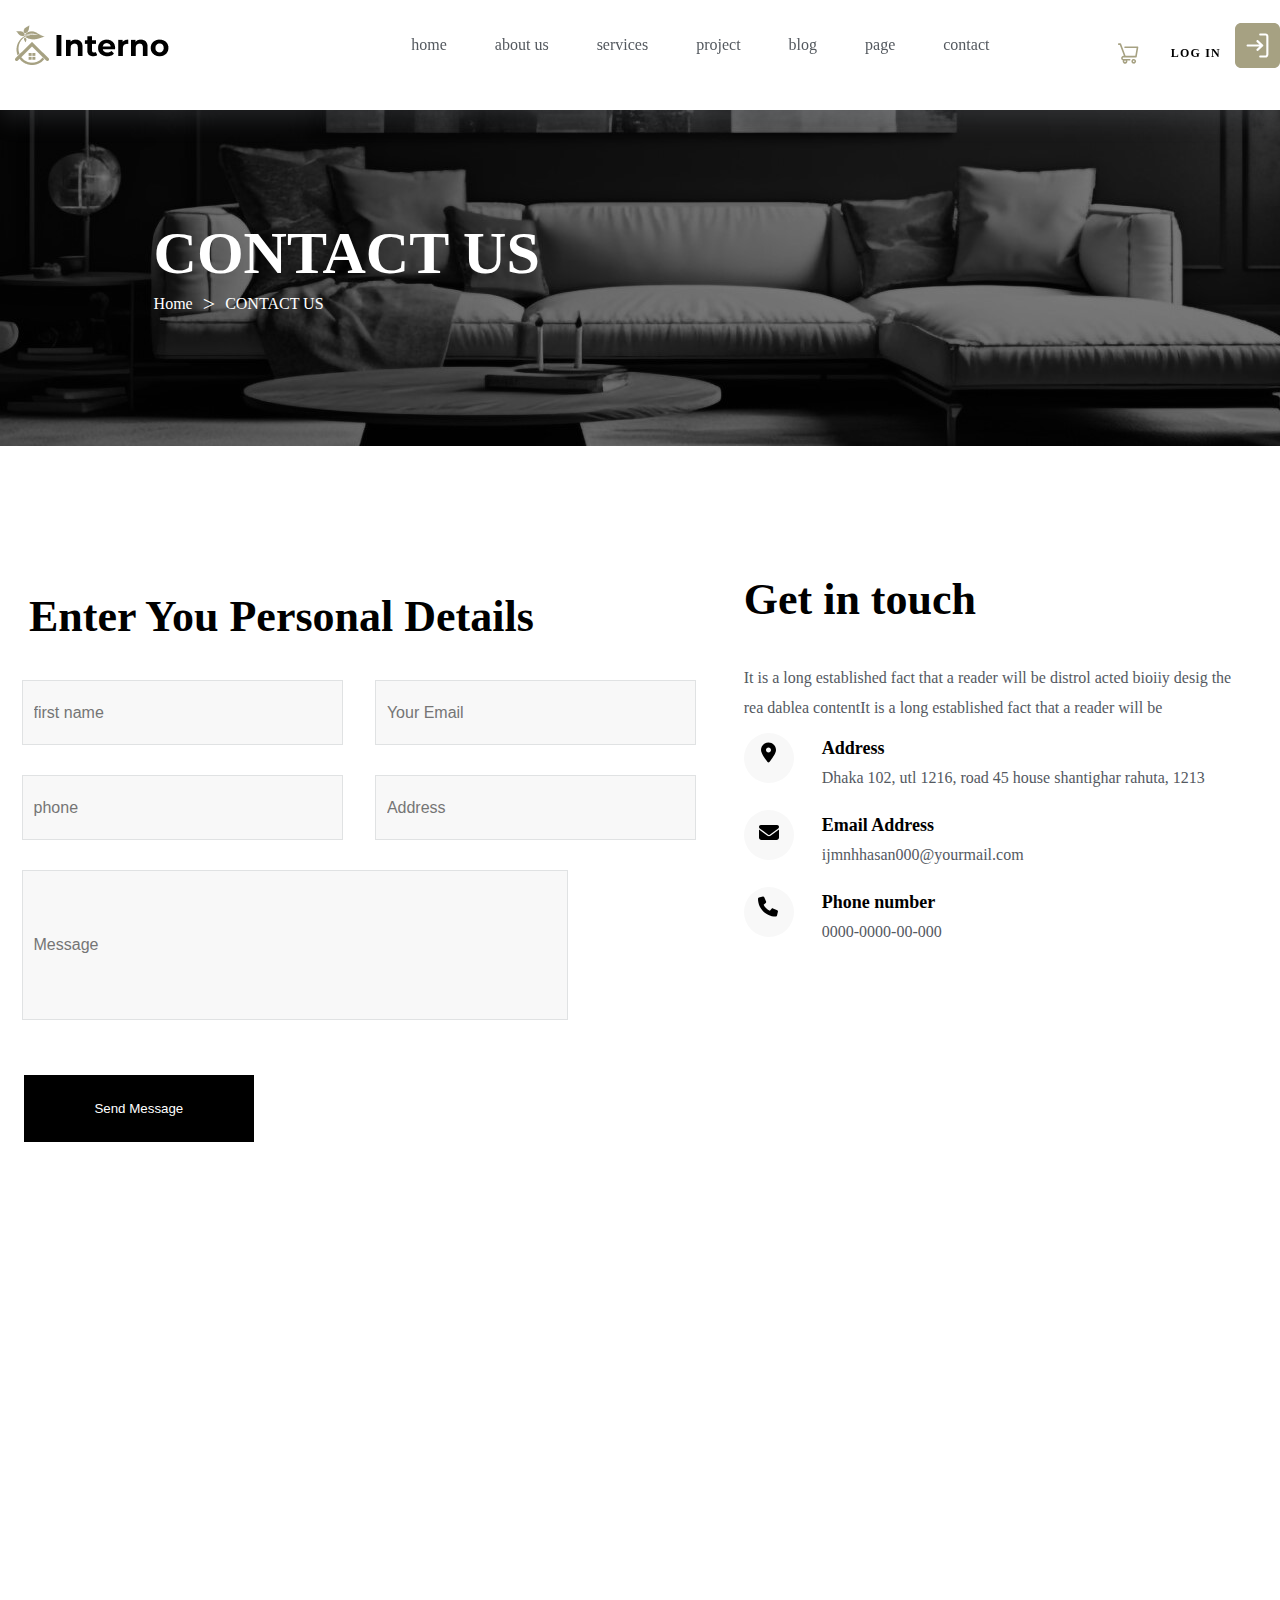
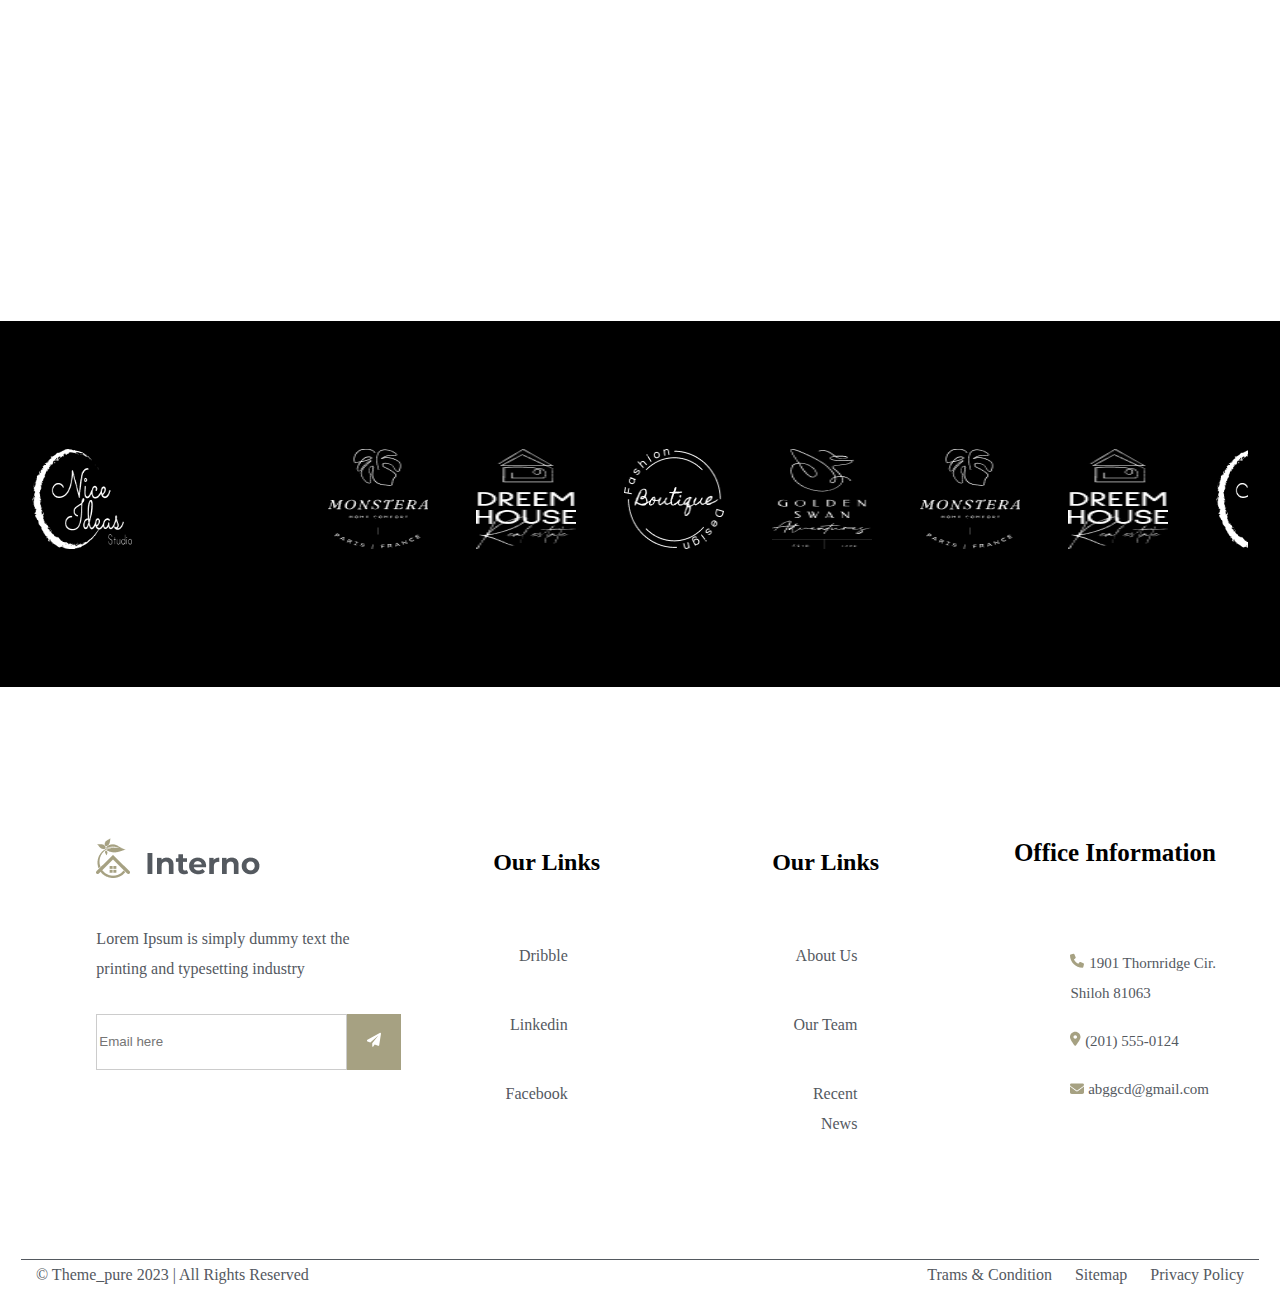
<file: cantact/contact.html>
<!DOCTYPE html>
<html lang="en">

<head>
    <meta charset="UTF-8">
    <meta name="viewport" content="width=device-width, initial-scale=1.0">
    <title>Document</title>
    <link rel="stylesheet" href="contact.css">
    <link rel="stylesheet" href="../Service/Service.css">
</head>

<body>
    <div class="header m-width">
        <div class="header-logo">
            <img class="w-50" style="cursor: pointer; padding: 15px;" src="./img/header/logo-black.png" href="index.html">
            <img class="burger" width="40px" src="./img/logo/images.png">
        </div>
        <ul class="header-ul d-flex h-f">
            <li>
                <a class="under" href="../index.html">home</a>
            </li>
            <li>
                <a class="under" href="#">about us</a>
            </li>
            <li class="services">
                <a class="under" href="../Service/Service.html">services</a>
            </li>
            <li>
                <a class="under" href="#">project</a>
            </li>
            <li>
                <a class="under" href="#">blog</a>
            </li>
            <li>
                <a class="under" href="../team/team.html">page</a>
            </li>
            <li>
                <a class="under" href="./contact.html">contact</a>
            </li>
        </ul>
        <div class="d-flex buy-tag">
            <svg style="margin-bottom: 4px;" width="21" height="21" viewBox="0 0 21 21" fill="none"
            xmlns="http://www.w3.org/2000/svg">
            <path
                d="M15.75 15.9688C15.2865 15.9688 14.8333 16.1062 14.4479 16.3637C14.0625 16.6213 13.7621 16.9873 13.5847 17.4156C13.4073 17.8439 13.3609 18.3151 13.4513 18.7697C13.5417 19.2244 13.7649 19.642 14.0927 19.9698C14.4205 20.2976 14.8381 20.5208 15.2928 20.6112C15.7474 20.7016 16.2187 20.6552 16.6469 20.4778C17.0752 20.3004 17.4412 20 17.6988 19.6146C17.9563 19.2292 18.0938 18.7761 18.0938 18.3125C18.0931 17.6911 17.846 17.0953 17.4066 16.6559C16.9672 16.2165 16.3714 15.9694 15.75 15.9688ZM15.75 19.0938C15.5955 19.0938 15.4444 19.0479 15.316 18.9621C15.1875 18.8762 15.0874 18.7542 15.0282 18.6115C14.9691 18.4687 14.9536 18.3116 14.9838 18.1601C15.0139 18.0085 15.0883 17.8693 15.1976 17.7601C15.3068 17.6508 15.446 17.5764 15.5976 17.5463C15.7491 17.5161 15.9062 17.5316 16.049 17.5907C16.1917 17.6499 16.3137 17.75 16.3996 17.8785C16.4854 18.0069 16.5313 18.158 16.5313 18.3125C16.531 18.5196 16.4487 18.7182 16.3022 18.8647C16.1557 19.0112 15.9571 19.0935 15.75 19.0938Z"
                fill="currentcolor"></path>
            <path
                d="M11.7188 15.9688H5.46875C5.26155 15.9688 5.06284 15.8864 4.91632 15.7399C4.76981 15.5934 4.6875 15.3947 4.6875 15.1875C4.6875 14.9803 4.76981 14.7816 4.91632 14.6351C5.06284 14.4886 5.26155 14.4063 5.46875 14.4063H17.9688C18.1536 14.4062 18.3324 14.3406 18.4734 14.2212C18.6144 14.1018 18.7086 13.9362 18.7391 13.7539L20.3016 4.37891C20.3203 4.26698 20.3144 4.15231 20.2843 4.04289C20.2542 3.93347 20.2007 3.83191 20.1274 3.74529C20.054 3.65867 19.9627 3.58905 19.8598 3.5413C19.7568 3.49354 19.6447 3.46878 19.5312 3.46875H7.03125C6.82405 3.46875 6.62534 3.55106 6.47882 3.69757C6.33231 3.84409 6.25 4.0428 6.25 4.25C6.25 4.4572 6.33231 4.65591 6.47882 4.80243C6.62534 4.94894 6.82405 5.03125 7.03125 5.03125H18.6094L17.307 12.8438H7.57266L3.07578 0.850781C3.01992 0.701771 2.9199 0.573371 2.78908 0.482761C2.65826 0.392151 2.50289 0.343651 2.34375 0.34375H0.78125C0.57405 0.34375 0.375336 0.42606 0.228823 0.572573C0.08231 0.719086 0 0.9178 0 1.125C0 1.3322 0.08231 1.53091 0.228823 1.67743C0.375336 1.82394 0.57405 1.90625 0.78125 1.90625H1.80234L5.90391 12.8438H5.46875C4.89959 12.8397 4.34855 13.0437 3.91913 13.4172C3.48971 13.7908 3.21146 14.3083 3.13664 14.8726C3.06182 15.4368 3.19558 16.0089 3.51279 16.4815C3.83 16.9541 4.30884 17.2946 4.85938 17.4391C4.71274 17.7919 4.65445 18.1752 4.68957 18.5557C4.72469 18.9362 4.85215 19.3024 5.0609 19.6225C5.26965 19.9425 5.55336 20.2068 5.88742 20.3923C6.22147 20.5779 6.59576 20.6791 6.97779 20.6871C7.35983 20.6952 7.73805 20.6098 8.07963 20.4386C8.42121 20.2673 8.71581 20.0152 8.93786 19.7042C9.15992 19.3933 9.30271 19.0328 9.35383 18.6541C9.40496 18.2754 9.36288 17.89 9.23125 17.5313H11.7188C11.926 17.5313 12.1247 17.4489 12.2712 17.3024C12.4177 17.1559 12.5 16.9572 12.5 16.75C12.5 16.5428 12.4177 16.3441 12.2712 16.1976C12.1247 16.0511 11.926 15.9688 11.7188 15.9688ZM7.8125 18.3125C7.8125 18.467 7.76668 18.6181 7.68084 18.7465C7.59499 18.875 7.47298 18.9752 7.33022 19.0343C7.18747 19.0934 7.03038 19.1089 6.87884 19.0787C6.72729 19.0486 6.58808 18.9742 6.47882 18.8649C6.36956 18.7557 6.29516 18.6165 6.26501 18.4649C6.23487 18.3134 6.25034 18.1563 6.30947 18.0135C6.3686 17.8708 6.46873 17.7488 6.59721 17.6629C6.72569 17.5771 6.87673 17.5313 7.03125 17.5313C7.23839 17.5315 7.43698 17.6138 7.58345 17.7603C7.72992 17.9068 7.81229 18.1054 7.8125 18.3125Z"
                fill="currentcolor"></path>
        </svg>
            <div>
                <a href="#">
                    LOG IN
                </a>
            </div>
            <svg width="45" height="45" viewBox="0 0 45 45" fill="none" xmlns="http://www.w3.org/2000/svg">
                <path fill-rule="evenodd" clip-rule="evenodd"
                    d="M38.9619 0H6.03809C4.43724 0.00179125 2.90247 0.63852 1.77049 1.77049C0.63852 2.90247 0.00179125 4.43724 0 6.03809L0 38.9619C0.00179125 40.5628 0.63852 42.0975 1.77049 43.2295C2.90247 44.3615 4.43724 44.9982 6.03809 45H38.9619C40.5628 44.9982 42.0975 44.3615 43.2295 43.2295C44.3615 42.0975 44.9982 40.5628 45 38.9619V6.03809C44.9982 4.43724 44.3615 2.90247 43.2295 1.77049C42.0975 0.63852 40.5628 0.00179125 38.9619 0ZM33.4174 13.3864V31.6136C33.4165 32.3898 33.1078 33.1338 32.559 33.6826C32.0102 34.2314 31.2662 34.5401 30.49 34.541H25.2466C24.9669 34.541 24.6986 34.4299 24.5008 34.2321C24.303 34.0343 24.1919 33.766 24.1919 33.4863C24.1919 33.2066 24.303 32.9383 24.5008 32.7406C24.6986 32.5428 24.9669 32.4316 25.2466 32.4316H30.49C30.7069 32.4314 30.9149 32.3452 31.0682 32.1918C31.2216 32.0384 31.3078 31.8305 31.308 31.6136V13.3864C31.3078 13.1695 31.2216 12.9616 31.0682 12.8082C30.9149 12.6548 30.7069 12.5686 30.49 12.5684H25.2466C24.9669 12.5684 24.6986 12.4572 24.5008 12.2594C24.303 12.0617 24.1919 11.7934 24.1919 11.5137C24.1919 11.234 24.303 10.9657 24.5008 10.7679C24.6986 10.5701 24.9669 10.459 25.2466 10.459H30.49C31.2662 10.4599 32.0103 10.7686 32.559 11.3174C33.1078 11.8662 33.4165 12.6102 33.4174 13.3864ZM27.9562 23.278L23.1573 27.6705C22.9499 27.8523 22.6796 27.9455 22.4042 27.9304C22.1289 27.9152 21.8704 27.7928 21.6842 27.5893C21.4981 27.3859 21.399 27.1177 21.4082 26.8421C21.4174 26.5664 21.5342 26.3054 21.7335 26.1149L24.5303 23.5547H12.6373C12.3575 23.5547 12.0893 23.4436 11.8915 23.2458C11.6937 23.048 11.5826 22.7797 11.5826 22.5C11.5826 22.2203 11.6937 21.952 11.8915 21.7542C12.0893 21.5564 12.3575 21.4453 12.6373 21.4453H24.5303L21.7336 18.8856C21.5342 18.695 21.4175 18.434 21.4083 18.1584C21.399 17.8828 21.4982 17.6145 21.6843 17.4111C21.8705 17.2077 22.129 17.0853 22.4043 17.0701C22.6797 17.0549 22.95 17.1482 23.1574 17.3299L27.9562 21.7224C28.0642 21.8212 28.1503 21.9414 28.2093 22.0753C28.2682 22.2092 28.2987 22.354 28.2987 22.5003C28.2987 22.6466 28.2682 22.7913 28.2093 22.9252C28.1503 23.0591 28.0641 23.1792 27.9562 23.278Z"
                    fill="currentColor"></path>
            </svg>
        </div>
    </div>
    <div class="back-after-header m-width">
        <div class="title-back d-flex">
            <h3>CONTACT US</h3>
            <div class="after-title-back">
                <div class="f-19"><a href="../index.html">Home</a></div>
                <div style="font-size: 22px;padding: 0 10px;">></div>
                <div class="f-19">CONTACT US</div>
            </div>
        </div>
    </div>
    <div class="area d-flex m-width">
        <div class="form-area">
            <div class="form-h4">
                <h4>Enter You Personal Details</h4>
            </div>
            <form class="form-c" method="post" id="contactForm" name="contactForm">
                <div class="pc-size">
                    <div class="contact-input-box">
                        <input type="text" name="first name" placeholder="first name">
                    </div>
                    <div class="contact-input-box">
                        <input type="email" name="email" placeholder="Your Email">
                    </div>
                </div>
                <div class="pc-size">
                    <div class="contact-input-box w-100">
                        <input type="text" name="phone" placeholder="phone">
                    </div>
                    <div class="contact-input-box w-100">
                        <input type="text" name="address" placeholder="Address">
                    </div>
                </div>
                <div class="contact-input-box w-80 w-100">
                    <input type="text" name="Message" placeholder="Message" style="height: 150px;">
                </div>
                <button class="form-btn">Send Message</button>
            </form>
        </div>
        <div class="contact-box">
            <div class="contact-txt">
                <h4 class="tp-section-title pb-10">Get in touch </h4>
                <p class="pb-25">It is a long established fact that a reader will be distrol acted bioiiy desig the rea
                    dablea contentIt is a long established fact that a reader will be </p>
            </div>
            <div class="ul-contact">
                <ul>
                    <li>
                        <div class="tp-contact-item d-flex">
                            <div class="tp-contact-icon-2">
                                <span>
                                    <svg width="15" height="21" viewBox="0 0 15 21" fill="none"
                                        xmlns="http://www.w3.org/2000/svg">
                                        <path
                                            d="M6.5625 20.0312C4.53125 17.4922 0 11.4375 0 8C0 3.85938 3.32031 0.5 7.5 0.5C11.6406 0.5 15 3.85938 15 8C15 11.4375 10.4297 17.4922 8.39844 20.0312C7.92969 20.6172 7.03125 20.6172 6.5625 20.0312ZM7.5 10.5C8.86719 10.5 10 9.40625 10 8C10 6.63281 8.86719 5.5 7.5 5.5C6.09375 5.5 5 6.63281 5 8C5 9.40625 6.09375 10.5 7.5 10.5Z"
                                            fill="currentcolor"></path>
                                    </svg>
                                </span>
                            </div>
                            <div class="tp-contact-content">
                                <h6>Address</h6>
                                <a href="https://www.google.com/maps/place/Cumberland+House,+SK,+Canada/@53.6729773,-103.7836571,8z/data=!4m15!1m8!3m7!1s0x4b0d03d337cc6ad9:0x9968b72aa2438fa5!2sCanada!3b1!8m2!3d56.130366!4d-106.346771!16zL20vMGQwNjBn!3m5!1s0x52f917b0cc93e6c1:0x44da1470d37ba724!8m2!3d53.958266!4d-102.267444!16zL20vMDZteWx5?entry=ttu"
                                    target="_blank">Dhaka 102, utl 1216, road 45 house
                                    shantighar rahuta, 1213</a>
                            </div>
                        </div>
                    </li>
                    <li>
                        <div class="tp-contact-item d-flex align-items-center">
                            <div class="tp-contact-icon-2">
                                <span>
                                    <svg width="20" height="15" viewBox="0 0 20 15" fill="none"
                                        xmlns="http://www.w3.org/2000/svg">
                                        <path
                                            d="M18.125 0C19.1406 0 20 0.859375 20 1.875C20 2.5 19.6875 3.04688 19.2188 3.39844L10.7422 9.76562C10.2734 10.1172 9.6875 10.1172 9.21875 9.76562L0.742188 3.39844C0.273438 3.04688 0 2.5 0 1.875C0 0.859375 0.820312 0 1.875 0H18.125ZM8.47656 10.7812C9.375 11.4453 10.5859 11.4453 11.4844 10.7812L20 4.375V12.5C20 13.9062 18.8672 15 17.5 15H2.5C1.09375 15 0 13.9062 0 12.5V4.375L8.47656 10.7812Z"
                                            fill="currentcolor"></path>
                                    </svg>
                                </span>
                            </div>
                            <div class="tp-contact-content">
                                <h6>Email Address</h6>
                                <a href="mailto:ijmnhhasan000@yourmail.com">ijmnhhasan000@yourmail.com</a>
                            </div>
                        </div>
                    </li>
                    <li>
                        <div class="tp-contact-item d-flex align-items-center">
                            <div class="tp-contact-icon-2">
                                <span>
                                    <svg width="21" height="21" viewBox="0 0 21 21" fill="none"
                                        xmlns="http://www.w3.org/2000/svg">
                                        <path
                                            d="M19.9609 15.6172L19.0234 19.5625C18.9062 20.1484 18.4375 20.5391 17.8516 20.5391C8.00781 20.5 0 12.4922 0 2.64844C0 2.0625 0.351562 1.59375 0.9375 1.47656L4.88281 0.539062C5.42969 0.421875 6.01562 0.734375 6.25 1.24219L8.08594 5.5C8.28125 6.00781 8.16406 6.59375 7.73438 6.90625L5.625 8.625C6.95312 11.3203 9.14062 13.5078 11.875 14.8359L13.5938 12.7266C13.9062 12.3359 14.4922 12.1797 15 12.375L19.2578 14.2109C19.7656 14.4844 20.0781 15.0703 19.9609 15.6172Z"
                                            fill="currentcolor"></path>
                                    </svg>
                                </span>
                            </div>
                            <div class="tp-contact-content">
                                <h6>Phone number</h6>
                                <a href="tel:0000000000000">0000-0000-00-000</a>
                            </div>
                        </div>
                    </li>
                </ul>
            </div>
        </div>
    </div>
    <div class="map m-width">
        <iframe
            src="https://www.google.com/maps/embed?pb=!1m18!1m12!1m3!1d146513.05509247648!2d73.19133525789097!3d54.98596156928781!2m3!1f0!2f0!3f0!3m2!1i1024!2i768!4f13.1!3m3!1m2!1s0x43aafde2f601090b%3A0x5eefc33861a69b1a!2z4KaT4Kau4Ka44KeN4KaVLCBPbXNrIE9ibGFzdCwg4Kaw4Ka-4Ka24Ka_4Kav4Ka84Ka-!5e0!3m2!1sbn!2sbd!4v1689181288902!5m2!1sbn!2sbd"
            width="600" height="450" style="border:0;" allowfullscreen="" loading="lazy"
            referrerpolicy="no-referrer-when-downgrade">
        </iframe>
    </div>

    <div class="slider m-width">
        <div class="slide-track">
            <div class="slide">
                <img class="slide-brand" src="./brand/brand-2-3.png" alt="">
            </div>
            <div class="slide">
                <img class="slide-brand" src="./brand/brand-1-2.png" alt="">
            </div>
            <div class="slide">
                <img class="slide-brand" src="./brand/brand-2-2.png" alt="">
            </div>
            <div class="slide">
                <img class="slide-brand" src="./brand/brand-2-4.png" alt="">
            </div>
            <div class="slide">
                <img class="slide-brand" src="./brand/brand-2-5.png" alt="">
            </div>
            <div class="slide">
                <img class="slide-brand" src="./brand/brand-2-6.png" alt="">
            </div>
            <div class="slide">
                <img class="slide-brand" src="./brand/brand-2-2.png" alt="">
            </div>
            <div class="slide">
                <img class="slide-brand" src="./brand/brand-2-4.png" alt="">
            </div>
            <div class="slide">
                <img class="slide-brand" src="./brand/brand-2-3.png" alt="">
            </div>
            <div class="slide">
                <img class="slide-brand" src="./brand/brand-2-4.png" alt="">
            </div>
            <div class="slide">
                <img class="slide-brand" src="./brand/brand-2-5.png" alt="">
            </div>
            <div class="slide">
                <img class="slide-brand" src="./brand/brand-2-6.png" alt="">
            </div>
        </div>
    </div>
    <footer class="m-width">
        <div class="d-flex foter">
            <div class="left-right">
                <div class="left1-footer">
                    <div class="logo-footer">
                        <img src="./img/footer/shape-1-1.png" alt="logo">
                    </div>
                    <div class="footer-text">
                        <p>Lorem Ipsum is simply dummy text the printing and typesetting industry</p>
                    </div>
                    <div class="footer-input-box">
                        <input type="email" placeholder="Email here">
                        <div class="footer-icon">
                            <span>
                                <svg width="16" height="15" viewBox="0 0 16 15" fill="none"
                                    xmlns="http://www.w3.org/2000/svg">
                                    <path
                                        d="M14.9727 1.76172L13.2227 13.1094C13.1953 13.3828 13.0312 13.6289 12.7852 13.7656C12.6484 13.8203 12.5117 13.875 12.3477 13.875C12.2383 13.875 12.1289 13.8477 12.0195 13.793L8.68359 12.3984L7.28906 14.4766C7.17969 14.668 6.98828 14.75 6.79688 14.75C6.49609 14.75 6.25 14.5039 6.25 14.2031V11.5781C6.25 11.3594 6.30469 11.168 6.41406 11.0312L12.375 3.375L4.33594 10.6211L1.51953 9.44531C1.21875 9.30859 1 9.03516 1 8.67969C0.972656 8.29688 1.13672 8.02344 1.4375 7.85938L13.6875 0.886719C13.9609 0.722656 14.3438 0.722656 14.6172 0.914062C14.8906 1.10547 15.0273 1.43359 14.9727 1.76172Z"
                                        fill="currentcolor"></path>
                                </svg>
                            </span>
                        </div>
                    </div>
                </div>
                <div class="right-footer">
                    <h4 class="footer-title">Our Links</h4>
                    <div class="footer-list">
                        <ul>
                            <li><a href="#">Dribble</a></li>
                            <li><a href="#">Linkedin</a></li>
                            <li><a href="#">Facebook</a></li>
                        </ul>
                    </div>
                </div>
            </div>
            <div class="left-right">
                <div class="right-footer m-t">
                    <h4 class="footer-title">Our Links</h4>
                    <div class="footer-list">
                        <ul>
                            <li><a href="#">About Us </a></li>
                            <li><a href="#">Our Team</a></li>
                            <li><a href="#">Recent News</a></li>
                        </ul>
                    </div>
                </div class="footer-2">
                <div class="d-flex footer-widget">
                    <div>
                        <h4 class="tp-footer-title">Office Information</h4>
                    </div>
                    <div>
                        <div class="tp-footer-contact">
                            <ul>
                                <li>
                                    <span>
                                        <svg width="15" height="15" viewBox="0 0 15 15" fill="none"
                                            xmlns="http://www.w3.org/2000/svg">
                                            <path
                                                d="M13.9727 11.332L13.3164 14.0938C13.2344 14.5039 12.9062 14.7773 12.4961 14.7773C5.60547 14.75 0 9.14453 0 2.25391C0 1.84375 0.246094 1.51562 0.65625 1.43359L3.41797 0.777344C3.80078 0.695312 4.21094 0.914062 4.375 1.26953L5.66016 4.25C5.79688 4.60547 5.71484 5.01562 5.41406 5.23438L3.9375 6.4375C4.86719 8.32422 6.39844 9.85547 8.3125 10.7852L9.51562 9.30859C9.73438 9.03516 10.1445 8.92578 10.5 9.0625L13.4805 10.3477C13.8359 10.5391 14.0547 10.9492 13.9727 11.332Z"
                                                fill="currentcolor"></path>
                                        </svg>
                                    </span>
                                    <a
                                        href="https://www.google.com/maps/place/United+States/@21.2541411,-83.1622716,7.17z/data=!4m6!3m5!1s0x54eab584e432360b:0x1c3bb99243deb742!8m2!3d37.09024!4d-95.712891!16zL20vMDljN3cw?entry=ttu">1901
                                        Thornridge Cir. <br> Shiloh 81063</a>
                                </li>
                                <li>
                                    <span>
                                        <svg width="11" height="15" viewBox="0 0 11 15" fill="none"
                                            xmlns="http://www.w3.org/2000/svg">
                                            <path
                                                d="M4.59375 14.4219C3.17188 12.6445 0 8.40625 0 6C0 3.10156 2.32422 0.75 5.25 0.75C8.14844 0.75 10.5 3.10156 10.5 6C10.5 8.40625 7.30078 12.6445 5.87891 14.4219C5.55078 14.832 4.92188 14.832 4.59375 14.4219ZM5.25 7.75C6.20703 7.75 7 6.98438 7 6C7 5.04297 6.20703 4.25 5.25 4.25C4.26562 4.25 3.5 5.04297 3.5 6C3.5 6.98438 4.26562 7.75 5.25 7.75Z"
                                                fill="currentcolor"></path>
                                        </svg>
                                    </span>
                                    <a href="tel:201555-0124">(201) 555-0124</a>
                                </li>
                                <li>
                                    <span>
                                        <svg width="14" height="11" viewBox="0 0 14 11" fill="none"
                                            xmlns="http://www.w3.org/2000/svg">
                                            <path
                                                d="M12.6875 0.5C13.3984 0.5 14 1.10156 14 1.8125C14 2.25 13.7812 2.63281 13.4531 2.87891L7.51953 7.33594C7.19141 7.58203 6.78125 7.58203 6.45312 7.33594L0.519531 2.87891C0.191406 2.63281 0 2.25 0 1.8125C0 1.10156 0.574219 0.5 1.3125 0.5H12.6875ZM5.93359 8.04688C6.5625 8.51172 7.41016 8.51172 8.03906 8.04688L14 3.5625V9.25C14 10.2344 13.207 11 12.25 11H1.75C0.765625 11 0 10.2344 0 9.25V3.5625L5.93359 8.04688Z"
                                                fill="currentcolor"></path>
                                        </svg>
                                    </span>
                                    <a href="mailto:abggcd@gmail.com">abggcd@gmail.com</a>
                                </li>
                            </ul>
                        </div>
                    </div>
                </div>
            </div>
        </div>
        <div class="d-flex after-footer">
            <div>
                <p>© Theme_pure 2023 | All Rights Reserved</p>
            </div>
            <div class="after-footer-a">
                <a href="#">Trams &amp; Condition</a>
                <a href="#">Sitemap</a>
                <a href="#">Privacy Policy</a>
            </div>
        </div>
    </footer>
</body>

</html>
</file>
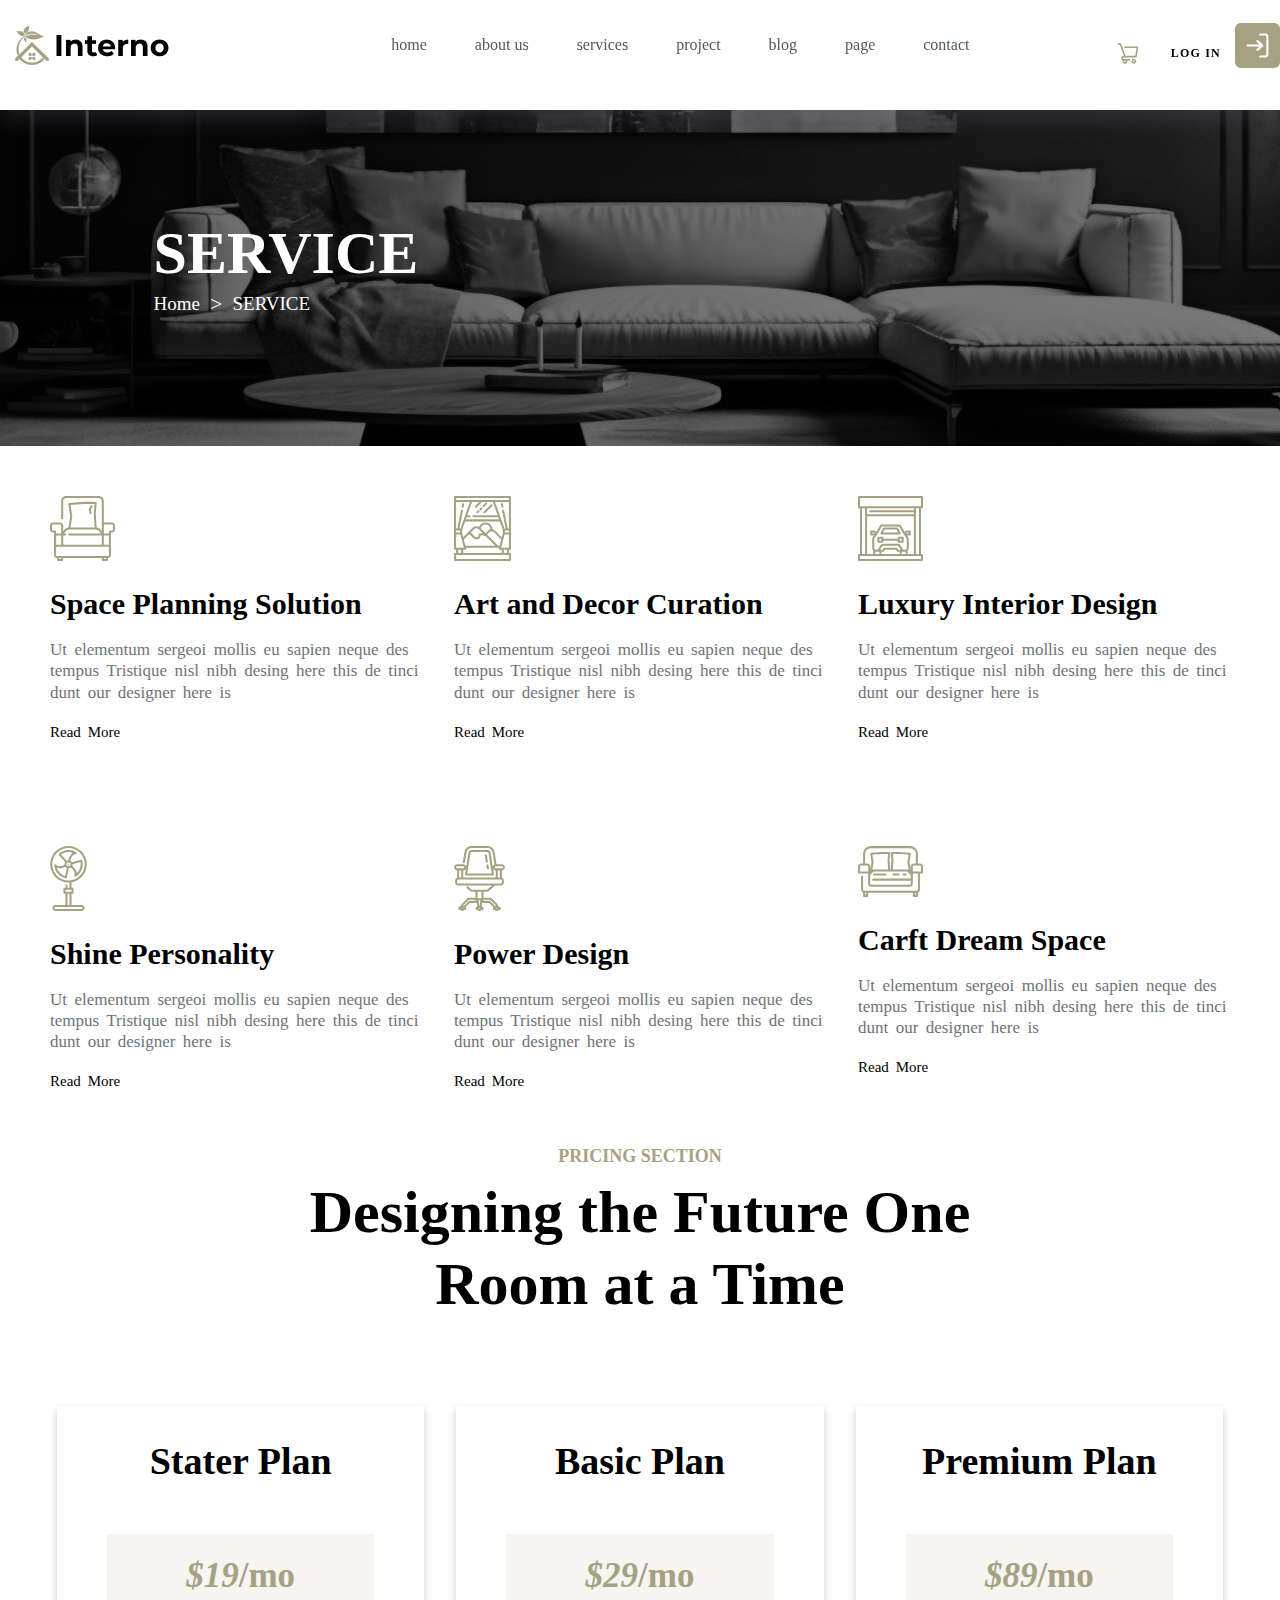
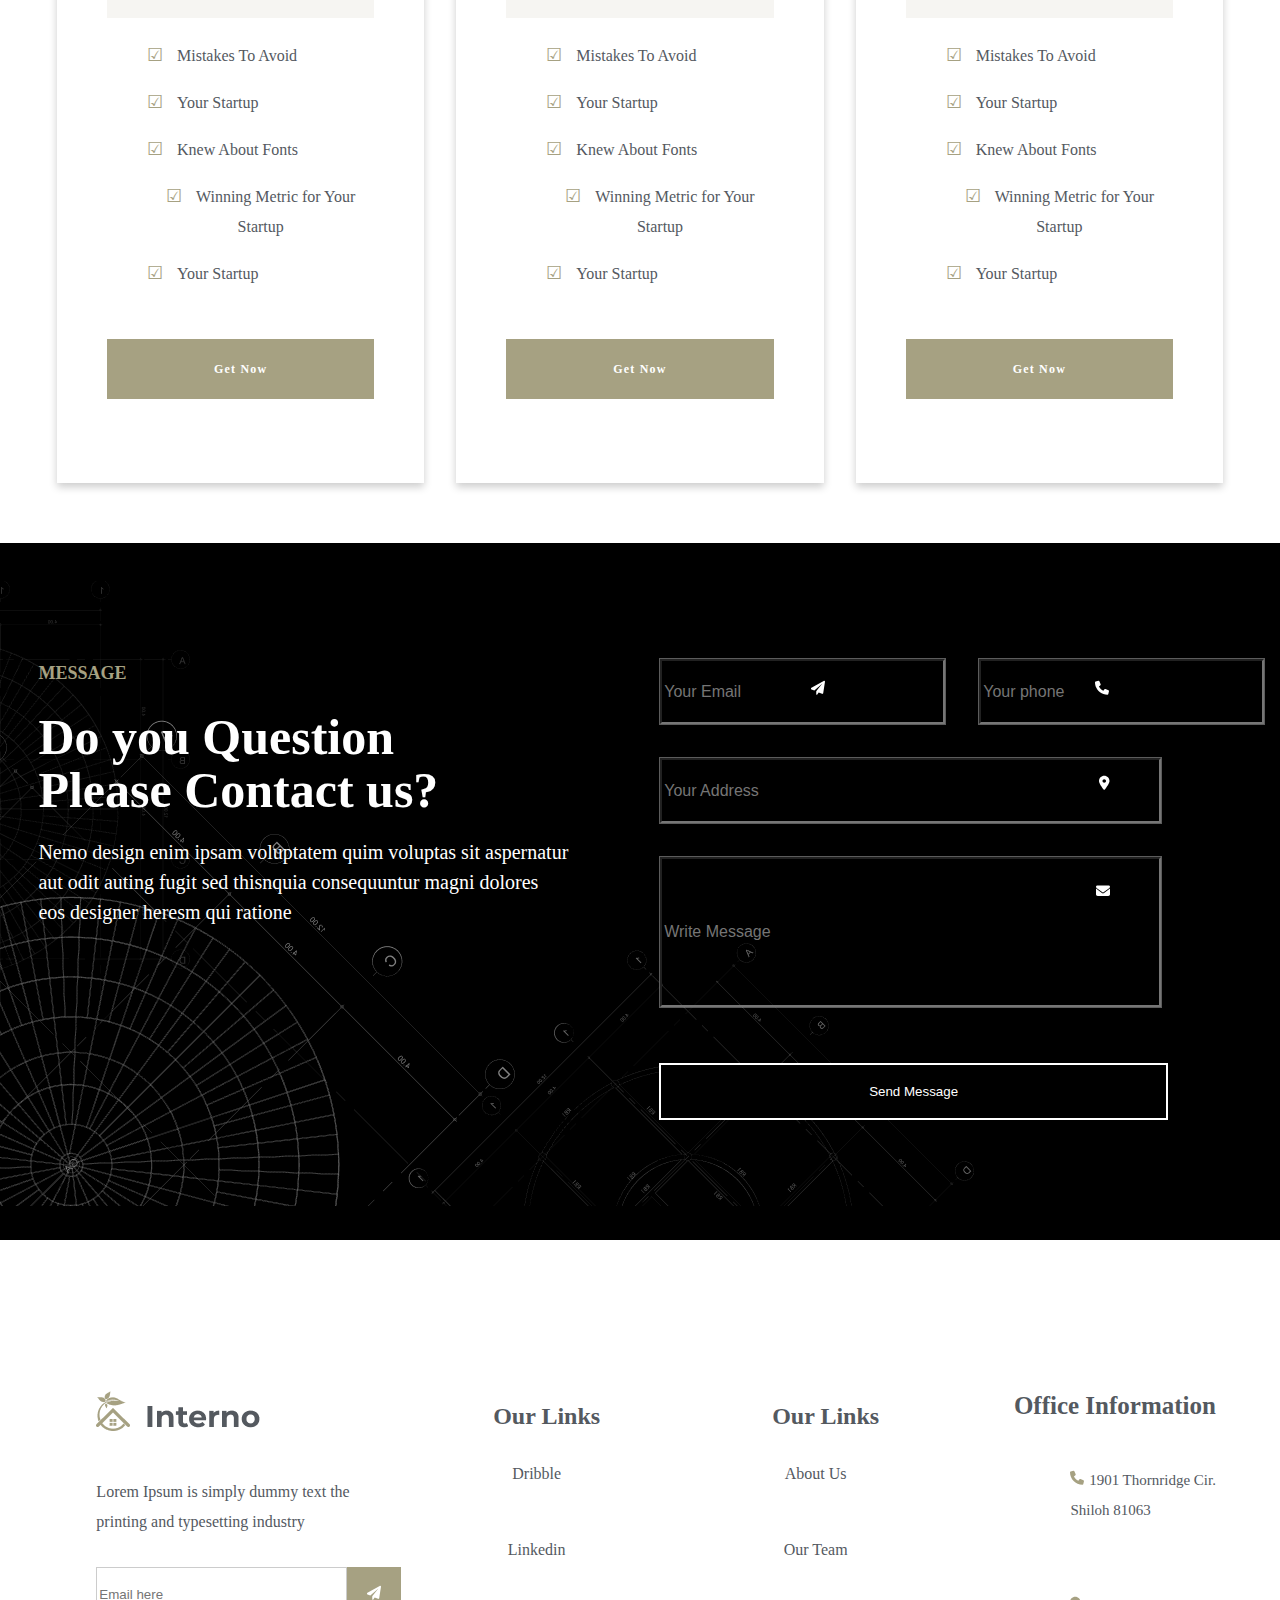
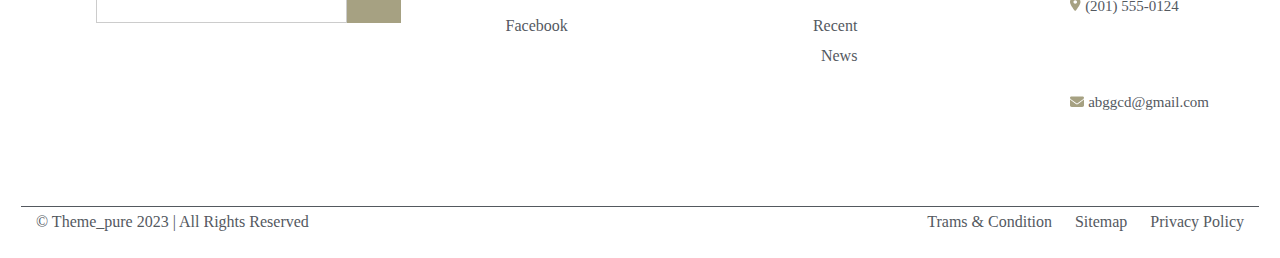
<file: Service/Service.html>
<!DOCTYPE html>
<html lang="en">

<head>
    <meta charset="UTF-8">
    <meta name="viewport" content="width=device-width, initial-scale=1.0">
    <title>Document</title>
</head>
<link rel="stylesheet" href="../style.css">
<link rel="stylesheet" href="../team/teamStyle.css">
<link rel="stylesheet" href="Service.css">

<body>
    <div class="header m-width">
        <div class="header-logo">
            <img style="cursor: pointer; padding: 15px;" src="./img/header/logo-black.png" href="index.html">
            <img class="burger" width="40px" src="./img/logo/images.png">
        </div>
        <ul class="header-ul d-flex h-f">
            <li>
                <a class="under" href="../index.html">home</a>
            </li>
            <li>
                <a class="under" href="#">about us</a>
            </li>
            <li class="services">
                <a class="under" href="./Service/Service.html">services</a>
            </li>
            <li>
                <a class="under" href="#">project</a>
            </li>
            <li>
                <a class="under" href="#">blog</a>
            </li>
            <li>
                <a class="under" href="../team/team.html">page</a>
            </li>
            <li>
                <a class="under" href="../cantact/contact.html">contact</a>
            </li>
        </ul>
        <div class="d-flex buy-tag">
            <svg style="margin-bottom: 4px;" width="21" height="21" viewBox="0 0 21 21" fill="none"
            xmlns="http://www.w3.org/2000/svg">
            <path
                d="M15.75 15.9688C15.2865 15.9688 14.8333 16.1062 14.4479 16.3637C14.0625 16.6213 13.7621 16.9873 13.5847 17.4156C13.4073 17.8439 13.3609 18.3151 13.4513 18.7697C13.5417 19.2244 13.7649 19.642 14.0927 19.9698C14.4205 20.2976 14.8381 20.5208 15.2928 20.6112C15.7474 20.7016 16.2187 20.6552 16.6469 20.4778C17.0752 20.3004 17.4412 20 17.6988 19.6146C17.9563 19.2292 18.0938 18.7761 18.0938 18.3125C18.0931 17.6911 17.846 17.0953 17.4066 16.6559C16.9672 16.2165 16.3714 15.9694 15.75 15.9688ZM15.75 19.0938C15.5955 19.0938 15.4444 19.0479 15.316 18.9621C15.1875 18.8762 15.0874 18.7542 15.0282 18.6115C14.9691 18.4687 14.9536 18.3116 14.9838 18.1601C15.0139 18.0085 15.0883 17.8693 15.1976 17.7601C15.3068 17.6508 15.446 17.5764 15.5976 17.5463C15.7491 17.5161 15.9062 17.5316 16.049 17.5907C16.1917 17.6499 16.3137 17.75 16.3996 17.8785C16.4854 18.0069 16.5313 18.158 16.5313 18.3125C16.531 18.5196 16.4487 18.7182 16.3022 18.8647C16.1557 19.0112 15.9571 19.0935 15.75 19.0938Z"
                fill="currentcolor"></path>
            <path
                d="M11.7188 15.9688H5.46875C5.26155 15.9688 5.06284 15.8864 4.91632 15.7399C4.76981 15.5934 4.6875 15.3947 4.6875 15.1875C4.6875 14.9803 4.76981 14.7816 4.91632 14.6351C5.06284 14.4886 5.26155 14.4063 5.46875 14.4063H17.9688C18.1536 14.4062 18.3324 14.3406 18.4734 14.2212C18.6144 14.1018 18.7086 13.9362 18.7391 13.7539L20.3016 4.37891C20.3203 4.26698 20.3144 4.15231 20.2843 4.04289C20.2542 3.93347 20.2007 3.83191 20.1274 3.74529C20.054 3.65867 19.9627 3.58905 19.8598 3.5413C19.7568 3.49354 19.6447 3.46878 19.5312 3.46875H7.03125C6.82405 3.46875 6.62534 3.55106 6.47882 3.69757C6.33231 3.84409 6.25 4.0428 6.25 4.25C6.25 4.4572 6.33231 4.65591 6.47882 4.80243C6.62534 4.94894 6.82405 5.03125 7.03125 5.03125H18.6094L17.307 12.8438H7.57266L3.07578 0.850781C3.01992 0.701771 2.9199 0.573371 2.78908 0.482761C2.65826 0.392151 2.50289 0.343651 2.34375 0.34375H0.78125C0.57405 0.34375 0.375336 0.42606 0.228823 0.572573C0.08231 0.719086 0 0.9178 0 1.125C0 1.3322 0.08231 1.53091 0.228823 1.67743C0.375336 1.82394 0.57405 1.90625 0.78125 1.90625H1.80234L5.90391 12.8438H5.46875C4.89959 12.8397 4.34855 13.0437 3.91913 13.4172C3.48971 13.7908 3.21146 14.3083 3.13664 14.8726C3.06182 15.4368 3.19558 16.0089 3.51279 16.4815C3.83 16.9541 4.30884 17.2946 4.85938 17.4391C4.71274 17.7919 4.65445 18.1752 4.68957 18.5557C4.72469 18.9362 4.85215 19.3024 5.0609 19.6225C5.26965 19.9425 5.55336 20.2068 5.88742 20.3923C6.22147 20.5779 6.59576 20.6791 6.97779 20.6871C7.35983 20.6952 7.73805 20.6098 8.07963 20.4386C8.42121 20.2673 8.71581 20.0152 8.93786 19.7042C9.15992 19.3933 9.30271 19.0328 9.35383 18.6541C9.40496 18.2754 9.36288 17.89 9.23125 17.5313H11.7188C11.926 17.5313 12.1247 17.4489 12.2712 17.3024C12.4177 17.1559 12.5 16.9572 12.5 16.75C12.5 16.5428 12.4177 16.3441 12.2712 16.1976C12.1247 16.0511 11.926 15.9688 11.7188 15.9688ZM7.8125 18.3125C7.8125 18.467 7.76668 18.6181 7.68084 18.7465C7.59499 18.875 7.47298 18.9752 7.33022 19.0343C7.18747 19.0934 7.03038 19.1089 6.87884 19.0787C6.72729 19.0486 6.58808 18.9742 6.47882 18.8649C6.36956 18.7557 6.29516 18.6165 6.26501 18.4649C6.23487 18.3134 6.25034 18.1563 6.30947 18.0135C6.3686 17.8708 6.46873 17.7488 6.59721 17.6629C6.72569 17.5771 6.87673 17.5313 7.03125 17.5313C7.23839 17.5315 7.43698 17.6138 7.58345 17.7603C7.72992 17.9068 7.81229 18.1054 7.8125 18.3125Z"
                fill="currentcolor"></path>
        </svg>            <div>
                <a href="#">
                    LOG IN
                </a>
            </div>
            <svg width="45" height="45" viewBox="0 0 45 45" fill="none" xmlns="http://www.w3.org/2000/svg">
                <path fill-rule="evenodd" clip-rule="evenodd"
                    d="M38.9619 0H6.03809C4.43724 0.00179125 2.90247 0.63852 1.77049 1.77049C0.63852 2.90247 0.00179125 4.43724 0 6.03809L0 38.9619C0.00179125 40.5628 0.63852 42.0975 1.77049 43.2295C2.90247 44.3615 4.43724 44.9982 6.03809 45H38.9619C40.5628 44.9982 42.0975 44.3615 43.2295 43.2295C44.3615 42.0975 44.9982 40.5628 45 38.9619V6.03809C44.9982 4.43724 44.3615 2.90247 43.2295 1.77049C42.0975 0.63852 40.5628 0.00179125 38.9619 0ZM33.4174 13.3864V31.6136C33.4165 32.3898 33.1078 33.1338 32.559 33.6826C32.0102 34.2314 31.2662 34.5401 30.49 34.541H25.2466C24.9669 34.541 24.6986 34.4299 24.5008 34.2321C24.303 34.0343 24.1919 33.766 24.1919 33.4863C24.1919 33.2066 24.303 32.9383 24.5008 32.7406C24.6986 32.5428 24.9669 32.4316 25.2466 32.4316H30.49C30.7069 32.4314 30.9149 32.3452 31.0682 32.1918C31.2216 32.0384 31.3078 31.8305 31.308 31.6136V13.3864C31.3078 13.1695 31.2216 12.9616 31.0682 12.8082C30.9149 12.6548 30.7069 12.5686 30.49 12.5684H25.2466C24.9669 12.5684 24.6986 12.4572 24.5008 12.2594C24.303 12.0617 24.1919 11.7934 24.1919 11.5137C24.1919 11.234 24.303 10.9657 24.5008 10.7679C24.6986 10.5701 24.9669 10.459 25.2466 10.459H30.49C31.2662 10.4599 32.0103 10.7686 32.559 11.3174C33.1078 11.8662 33.4165 12.6102 33.4174 13.3864ZM27.9562 23.278L23.1573 27.6705C22.9499 27.8523 22.6796 27.9455 22.4042 27.9304C22.1289 27.9152 21.8704 27.7928 21.6842 27.5893C21.4981 27.3859 21.399 27.1177 21.4082 26.8421C21.4174 26.5664 21.5342 26.3054 21.7335 26.1149L24.5303 23.5547H12.6373C12.3575 23.5547 12.0893 23.4436 11.8915 23.2458C11.6937 23.048 11.5826 22.7797 11.5826 22.5C11.5826 22.2203 11.6937 21.952 11.8915 21.7542C12.0893 21.5564 12.3575 21.4453 12.6373 21.4453H24.5303L21.7336 18.8856C21.5342 18.695 21.4175 18.434 21.4083 18.1584C21.399 17.8828 21.4982 17.6145 21.6843 17.4111C21.8705 17.2077 22.129 17.0853 22.4043 17.0701C22.6797 17.0549 22.95 17.1482 23.1574 17.3299L27.9562 21.7224C28.0642 21.8212 28.1503 21.9414 28.2093 22.0753C28.2682 22.2092 28.2987 22.354 28.2987 22.5003C28.2987 22.6466 28.2682 22.7913 28.2093 22.9252C28.1503 23.0591 28.0641 23.1792 27.9562 23.278Z"
                    fill="currentColor"></path>
            </svg>
        </div>
    </div>
    <div class="back-after-header m-width">
        <div class="title-back d-flex">
            <h3>SERVICE</h3>
            <div class="after-title-back">
                <div class="f-19"><a href="../index.html">Home</a></div>
                <div style="font-size: 22px;padding: 0 10px;">></div>
                <div class="f-19">SERVICE</div>
            </div>
        </div>
    </div>
    <div class="direction m-width">
        <div class="div-service">
            <div class="d-flex services-margin">
                <div>
                    <div class="icon-right-service" style="color: #A6A182;">
                        <span>
                            <svg width="65" height="65" viewBox="0 0 65 65" fill="none"
                                xmlns="http://www.w3.org/2000/svg">
                                <path
                                    d="M61.9531 26.4062H54.8438C54.4863 26.4062 54.147 26.4794 53.8281 26.5931V5.07812C53.8281 2.27805 51.5501 0 48.75 0H16.25C13.4499 0 11.1719 2.27805 11.1719 5.07812V22.3438C11.1719 22.9044 11.6269 23.3594 12.1875 23.3594C12.7481 23.3594 13.2031 22.9044 13.2031 22.3438V5.07812C13.2031 3.39828 14.5702 2.03125 16.25 2.03125H48.75C50.4298 2.03125 51.7969 3.39828 51.7969 5.07812V29.4531V31.4844V35.2391L51.4038 34.6501C50.3029 32.9987 48.5804 31.913 46.6598 31.593L45.7062 17.2829L46.7137 7.21094C46.7695 6.65234 46.3623 6.15469 45.8037 6.09883C45.3842 6.05617 35.3478 5.09438 19.1699 7.1175C18.8957 7.15203 18.6469 7.29625 18.4813 7.51867C18.3158 7.74109 18.2487 8.02039 18.2934 8.29258L20.2983 20.3125L18.4204 31.5778C16.4663 31.8805 14.7123 32.9753 13.5952 34.6501L13.2031 35.2391V29.4531C13.2031 27.7733 11.8361 26.4062 10.1562 26.4062H3.04688C1.36703 26.4062 0 27.7733 0 29.4531V33.5156C0 35.1955 1.36703 36.5625 3.04688 36.5625H4.0625V58.9062C4.0625 60.5861 5.42953 61.9531 7.10938 61.9531V63.9844C7.10938 64.545 7.56437 65 8.125 65H12.1875C12.7481 65 13.2031 64.545 13.2031 63.9844V61.9531H51.7969V63.9844C51.7969 64.545 52.2519 65 52.8125 65H56.875C57.4356 65 57.8906 64.545 57.8906 63.9844V61.9531C59.5705 61.9531 60.9375 60.5861 60.9375 58.9062V36.5625H61.9531C63.633 36.5625 65 35.1955 65 33.5156V29.4531C65 27.7733 63.633 26.4062 61.9531 26.4062ZM53.8281 39.6094H58.9062V48.75H53.6413C53.755 48.4311 53.8281 48.0919 53.8281 47.7344V39.6094ZM44.589 8.04375L43.677 17.1641C43.6719 17.2199 43.6709 17.2768 43.6749 17.3327L44.6174 31.4844H20.4963L22.3305 20.4801C22.3488 20.3694 22.3488 20.2566 22.3305 20.1459L20.473 9.00453C32.9662 7.5207 41.7249 7.86195 44.589 8.04375ZM15.2344 37.5781H14.0857L15.2862 35.7774C16.2297 34.3616 17.809 33.5156 19.5112 33.5156H45.4888C47.191 33.5156 48.7703 34.3616 49.7138 35.7774L50.9143 37.5781H19.2969C18.7362 37.5781 18.2812 38.0331 18.2812 38.5938C18.2812 39.1544 18.7362 39.6094 19.2969 39.6094H51.7969V47.7344C51.7969 48.294 51.3409 48.75 50.7812 48.75H48.75H16.25H14.2188C13.6591 48.75 13.2031 48.294 13.2031 47.7344V39.6094H15.2344C15.795 39.6094 16.25 39.1544 16.25 38.5938C16.25 38.0331 15.795 37.5781 15.2344 37.5781ZM6.09375 39.6094H11.1719V47.7344C11.1719 48.0919 11.245 48.4311 11.3588 48.75H6.09375V39.6094ZM3.04688 34.5312C2.48727 34.5312 2.03125 34.0752 2.03125 33.5156V29.4531C2.03125 28.8935 2.48727 28.4375 3.04688 28.4375H10.1562C10.7159 28.4375 11.1719 28.8935 11.1719 29.4531V37.5781H6.09375V35.5469C6.09375 34.9863 5.63875 34.5312 5.07812 34.5312H3.04688ZM11.1719 62.9688H9.14062V61.9531H11.1719V62.9688ZM55.8594 62.9688H53.8281V61.9531H55.8594V62.9688ZM57.8906 59.9219H56.875H52.8125H12.1875H8.125H7.10938C6.54977 59.9219 6.09375 59.4659 6.09375 58.9062V50.7812H14.2188H16.25H48.75H50.7812H58.9062V58.9062C58.9062 59.4659 58.4502 59.9219 57.8906 59.9219ZM62.9688 33.5156C62.9688 34.0752 62.5127 34.5312 61.9531 34.5312H59.9219C59.3613 34.5312 58.9062 34.9863 58.9062 35.5469V37.5781H53.8281V31.4844V29.4531C53.8281 28.8935 54.2841 28.4375 54.8438 28.4375H61.9531C62.5127 28.4375 62.9688 28.8935 62.9688 29.4531V33.5156Z"
                                    fill="currentcolor"></path>
                                <path
                                    d="M39.64 17.514C39.7557 17.9751 40.1691 18.2828 40.6241 18.2828C40.7064 18.2828 40.7886 18.2737 40.8719 18.2524C41.4163 18.1163 41.7464 17.5648 41.6113 17.0204L40.7043 13.3936L42.4858 10.7205C42.7965 10.2543 42.6706 9.62261 42.2044 9.31183C41.7372 9.00003 41.1065 9.12597 40.7957 9.59316L38.7645 12.64C38.6061 12.8777 38.5543 13.1722 38.6243 13.4495L39.64 17.514Z"
                                    fill="currentcolor"></path>
                            </svg>
                        </span>
                    </div>
                    <div class="title-service">
                        <a class="under" href="service-details.html">Space Planning Solution</a>
                    </div>
                    <div class="p-service">
                        <p>Ut elementum sergeoi mollis eu sapien neque des tempus Tristique nisl nibh desing here
                            this
                            de
                            tinci dunt our designer here is</p>
                        <div class="btn-service">
                            <a href="service-details.html" style="margin-top: 2rem;">
                                Read More
                            </a>
                        </div>
                    </div>
                </div>
            </div>
            <div class="d-flex services-margin">
                <div>
                    <div class="icon-right-service" style="color: #A6A182;">
                        <span>
                            <svg width="57" height="65" viewBox="0 0 57 65" fill="none"
                                xmlns="http://www.w3.org/2000/svg">
                                <path
                                    d="M1.07812 56.875C0.516484 56.875 0.0625 57.329 0.0625 57.8906V63.9844C0.0625 64.546 0.516484 65 1.07812 65H55.9219C56.4835 65 56.9375 64.546 56.9375 63.9844V57.8906C56.9375 57.329 56.4835 56.875 55.9219 56.875H54.9062V53.8281H55.9219C56.4835 53.8281 56.9375 53.3741 56.9375 52.8125V37.5781V33.5156V5.07812V1.01562C56.9375 0.453984 56.4835 0 55.9219 0H42.7188H9.20312H1.07812C0.516484 0 0.0625 0.453984 0.0625 1.01562V5.07812V33.5156V37.5781V52.8125C0.0625 53.3741 0.516484 53.8281 1.07812 53.8281H2.09375V56.875H1.07812ZM54.9062 62.9688H2.09375V58.9062H54.9062V62.9688ZM2.09375 51.7969V38.5938H6.39188L9.91203 51.7969H2.09375ZM25.0327 6.09375L21.1804 9.94602C20.7833 10.3431 20.7833 10.985 21.1804 11.3821C21.3784 11.5802 21.6384 11.6797 21.8984 11.6797C22.1584 11.6797 22.4184 11.5802 22.6165 11.3821L27.9048 6.09375H38.9569L43.6724 19.2969H19.3594C18.7977 19.2969 18.3438 19.7509 18.3438 20.3125C18.3438 20.8741 18.7977 21.3281 19.3594 21.3281H44.3976L45.1227 23.3594H11.8773L12.6024 21.3281H15.2969C15.8585 21.3281 16.3125 20.8741 16.3125 20.3125C16.3125 19.7509 15.8585 19.2969 15.2969 19.2969H13.3286L18.0441 6.09375H25.0327ZM54.9062 32.5H53.7078L50.1115 14.5173C50.0028 13.9679 49.4716 13.6073 48.9161 13.7211C48.3666 13.8308 48.0091 14.366 48.1198 14.9165L51.6359 32.5H50.5431L41.113 6.09375H54.9062V32.5ZM54.9062 36.5625H50.8438V34.5312H54.9062V36.5625ZM45.527 49.7656H44.1548L32.983 38.5938L35.4865 36.0902C36.6372 34.9395 38.6441 34.9395 39.7948 36.0902L47.1997 43.4952L45.527 49.7656ZM2.09375 36.5625V34.5312H6.15625V36.5625H2.09375ZM11.1521 25.3906H45.8479L48.8125 33.6913V37.4451L47.804 41.2273L41.2309 34.6541C40.4976 33.9209 39.5927 33.4618 38.6441 33.2719C38.5141 29.4653 35.3839 26.4062 31.5469 26.4062C28.5792 26.4062 26.0259 28.1958 24.9636 30.8334C23.0187 29.6959 20.4816 29.9416 18.816 31.6073L9.19602 41.2273L8.1875 37.4451V33.6913L11.1521 25.3906ZM24.5604 33.0434L28.9225 37.4055C27.5971 37.1627 26.2677 37.1445 25.4084 37.7112C24.7828 38.1245 24.4375 38.7979 24.4375 39.6094C24.4375 41.0363 23.7804 41.2364 23.5641 41.3014C22.4276 41.6447 20.3252 40.7499 19.1888 39.0457C18.3113 37.7295 17.4053 37.0449 16.5918 36.7037L20.2521 33.0434C21.4028 31.8927 23.4097 31.8927 24.5604 33.0434ZM26.6475 32.2583C27.2163 30.0544 29.2302 28.4375 31.5469 28.4375C34.2667 28.4375 36.4767 30.5927 36.6016 33.283C35.6663 33.477 34.7745 33.93 34.0504 34.6552L31.5469 37.1577L26.6475 32.2583ZM9.80031 43.4952L14.8358 38.4597C15.2024 38.3713 16.2648 38.3236 17.4977 40.173C18.7957 42.12 21.088 43.4027 23.039 43.4027C23.427 43.4027 23.8007 43.352 24.1511 43.2463C25.6248 42.8005 26.4688 41.4741 26.4688 39.6094C26.4688 39.4459 26.5033 39.4225 26.5266 39.4073C27.198 38.9665 29.9005 39.6073 31.9917 40.4747L41.2827 49.7656H11.473L9.80031 43.4952ZM6.45687 32.5H5.36406L8.88117 14.9165C8.99086 14.366 8.63438 13.8318 8.08492 13.7211C7.52938 13.6063 6.99922 13.9679 6.88953 14.5173L3.29219 32.5H2.09375V6.09375H15.887L6.45687 32.5ZM11.2344 53.8281C11.5502 53.8281 11.8478 53.6809 12.0398 53.431C12.2317 53.1812 12.2967 52.8562 12.2155 52.5505L12.0144 51.7969H44.9856L44.7845 52.5505C44.7033 52.8562 44.7673 53.1812 44.9602 53.431C45.1532 53.6809 45.4498 53.8281 45.7656 53.8281H47.7969V56.875H9.20312V53.8281H11.2344ZM52.875 56.875H49.8281V53.8281H52.875V56.875ZM47.088 51.7969L50.6081 38.5938H54.9062V51.7969H47.088ZM2.09375 2.03125H9.20312H42.7188H54.9062V4.0625H39.6719H17.3281H2.09375V2.03125ZM4.125 53.8281H7.17188V56.875H4.125V53.8281Z"
                                    fill="currentcolor"></path>
                                <path
                                    d="M29.5159 11.1721C29.7759 11.1721 30.0359 11.0726 30.2339 10.8746L32.773 8.33549C33.1701 7.93838 33.1701 7.2965 32.773 6.89939C32.3759 6.50229 31.734 6.50229 31.3369 6.89939L28.7978 9.43846C28.4007 9.83557 28.4007 10.4774 28.7978 10.8746C28.9959 11.0726 29.2559 11.1721 29.5159 11.1721Z"
                                    fill="currentcolor"></path>
                                <path
                                    d="M26.469 14.219C26.729 14.219 26.989 14.1195 27.1871 13.9214L28.2027 12.9058C28.5998 12.5087 28.5998 11.8668 28.2027 11.4697C27.8056 11.0726 27.1637 11.0726 26.7666 11.4697L25.751 12.4853C25.3538 12.8824 25.3538 13.5243 25.751 13.9214C25.949 14.1195 26.209 14.219 26.469 14.219Z"
                                    fill="currentcolor"></path>
                                <path
                                    d="M23.4221 17.2659C23.6821 17.2659 23.9421 17.1663 24.1402 16.9683L25.1558 15.9527C25.5529 15.5556 25.5529 14.9137 25.1558 14.5166C24.7587 14.1195 24.1168 14.1195 23.7197 14.5166L22.7041 15.5322C22.307 15.9293 22.307 16.5712 22.7041 16.9683C22.9021 17.1663 23.1621 17.2659 23.4221 17.2659Z"
                                    fill="currentcolor"></path>
                                <path
                                    d="M29.8135 16.9683C30.0115 17.1663 30.2715 17.2659 30.5315 17.2659C30.7915 17.2659 31.0515 17.1663 31.2496 16.9683L38.3589 9.85893C38.756 9.46182 38.756 8.81994 38.3589 8.42283C37.9618 8.02572 37.3199 8.02572 36.9228 8.42283L29.8135 15.5322C29.4163 15.9293 29.4163 16.5712 29.8135 16.9683Z"
                                    fill="currentcolor"></path>
                                <path
                                    d="M8.49674 11.6575C8.56377 11.6717 8.6308 11.6778 8.69682 11.6778C9.17111 11.6778 9.59564 11.3447 9.69111 10.8612L10.1989 8.32217C10.3086 7.77171 9.95213 7.23749 9.40268 7.12678C8.85221 7.01202 8.31799 7.37256 8.20728 7.92303L7.69947 10.4621C7.58978 11.0136 7.94728 11.5478 8.49674 11.6575Z"
                                    fill="currentcolor"></path>
                                <path
                                    d="M47.3102 10.8615C47.4067 11.3449 47.8312 11.678 48.3045 11.678C48.3695 11.678 48.4375 11.672 48.5046 11.6577C49.054 11.548 49.4115 11.0128 49.3008 10.4623L48.793 7.92328C48.6843 7.37383 48.1552 7.01125 47.5976 7.12703C47.0482 7.23672 46.6907 7.77196 46.8014 8.32242L47.3102 10.8615Z"
                                    fill="currentcolor"></path>
                            </svg>
                        </span>
                    </div>
                    <div class="title-service">
                        <a class="under" href="service-details.html">Art and Decor Curation</a>
                    </div>
                    <div class="p-service">
                        <p>Ut elementum sergeoi mollis eu sapien neque des tempus Tristique nisl nibh desing here
                            this
                            de
                            tinci dunt our designer here is</p>
                        <div class="btn-service">
                            <a href="service-details.html" style="margin-top: 2rem;">
                                Read More
                            </a>
                        </div>
                    </div>
                </div>
            </div>
            <div class="d-flex services-margin">
                <div>
                    <div class="icon-right-service" style="color: #A6A182;">
                        <svg width="65" height="65" viewBox="0 0 65 65" fill="none" xmlns="http://www.w3.org/2000/svg">
                            <path
                                d="M63.9844 0H1.01562C0.455 0 0 0.453984 0 1.01562V11.1719C0 11.7335 0.455 12.1875 1.01562 12.1875H2.03125V57.8906H1.01562C0.455 57.8906 0 58.3446 0 58.9062V63.9844C0 64.546 0.455 65 1.01562 65H63.9844C64.545 65 65 64.546 65 63.9844V58.9062C65 58.3446 64.545 57.8906 63.9844 57.8906H62.9688V12.1875H63.9844C64.545 12.1875 65 11.7335 65 11.1719V1.01562C65 0.453984 64.545 0 63.9844 0ZM4.0625 12.1875H7.10938V57.8906H4.0625V12.1875ZM55.8594 12.1875V14.2188H12.1875C11.6269 14.2188 11.1719 14.6727 11.1719 15.2344C11.1719 15.796 11.6269 16.25 12.1875 16.25H55.8594V18.2812H9.14062V12.1875H55.8594ZM49.7656 57.8906V54.8438C49.7656 54.794 49.7443 54.7503 49.7372 54.7016L50.6746 52.8176C50.7447 52.6784 50.7812 52.523 50.7812 52.3666V42.4582C50.7812 42.2581 50.7223 42.0621 50.6116 41.8966L49.0923 39.6094H51.7969C52.3575 39.6094 52.8125 39.1554 52.8125 38.5938V35.5469C52.8125 34.9852 52.3575 34.5312 51.7969 34.5312H48.4453C48.1477 34.5312 47.8644 34.6623 47.6714 34.8898L46.7259 36.0019L42.9813 29.5516C42.5791 28.8641 41.8346 28.4375 41.0404 28.4375H23.9596C23.1654 28.4375 22.4209 28.8641 22.0137 29.5567L18.2741 36.0029L17.3276 34.8898C17.1356 34.6623 16.8523 34.5312 16.5547 34.5312H13.2031C12.6425 34.5312 12.1875 34.9852 12.1875 35.5469V38.5938C12.1875 39.1554 12.6425 39.6094 13.2031 39.6094H15.9067L14.3884 41.8966C14.2777 42.0621 14.2188 42.2571 14.2188 42.4582V52.387C14.2188 52.5281 14.2482 52.6663 14.3041 52.7952L15.2344 54.9087V57.8906H9.14062V20.3125H55.8594V57.8906H49.7656ZM46.4516 39.3027C46.4527 39.3037 46.4527 39.3037 46.4516 39.3027L48.75 42.7639V52.127L47.904 53.8281H45.2674L42.8127 49.6681C42.2825 48.6149 41.2648 47.902 40.1009 47.7608C39.9557 47.7435 39.8206 47.7344 39.6774 47.7344H25.3226C24.0104 47.7344 22.7795 48.4941 22.2198 49.6102L19.7326 53.8281H16.9782L16.25 52.1737V42.7639L19.8128 37.3943L23.7687 30.5805C23.8093 30.5124 23.8845 30.4688 23.9606 30.4688H41.0404C41.1166 30.4688 41.1917 30.5124 41.2293 30.5754L45.2207 37.4481L46.4516 39.3027ZM40.3741 53.8281L39.4266 52.2823C39.2427 51.9807 38.9147 51.7969 38.5612 51.7969H26.4387C26.0853 51.7969 25.7573 51.9807 25.5724 52.2823L24.6259 53.8281H22.0898L24.0023 50.5832C24.2511 50.0855 24.7701 49.7656 25.3226 49.7656H39.6774C39.7333 49.7656 39.7841 49.7687 39.848 49.7778C40.3437 49.8377 40.7743 50.1384 41.0302 50.6421L42.9102 53.8281H40.3741ZM17.2656 55.8594H21.3281V57.8906H17.2656V55.8594ZM23.3594 55.8594H25.1946C25.548 55.8594 25.8761 55.6755 26.0609 55.3739L27.0075 53.8281H37.9915L38.9391 55.3739C39.1239 55.6755 39.452 55.8594 39.8054 55.8594H41.6406V57.8906H23.3594V55.8594ZM43.6719 55.8594H47.7344V57.8906H43.6719V55.8594ZM48.0523 37.5781L48.9155 36.5625H50.7812V37.5781H48.0523ZM16.9487 37.5781H14.2188V36.5625H16.0845L16.9487 37.5781ZM62.9688 62.9688H2.03125V59.9219H17.2656H21.3281H43.6719H47.7344H62.9688V62.9688ZM60.9375 57.8906H57.8906V12.1875H60.9375V57.8906ZM62.9688 10.1562H2.03125V2.03125H62.9688V10.1562Z"
                                fill="currentcolor"></path>
                            <path
                                d="M23.3592 38.5938H41.6405C41.9929 38.5938 42.3189 38.4109 42.5048 38.1113C42.6906 37.8117 42.7069 37.438 42.5484 37.1231L40.2907 32.6117C39.9952 32.0135 39.4264 31.6032 38.7632 31.5077C38.6362 31.4844 38.5316 31.4844 38.4717 31.4844H26.5554C25.7642 31.4844 25.0533 31.9241 24.6998 32.631L22.4512 37.1241C22.2938 37.439 22.3101 37.8127 22.4949 38.1123C22.6798 38.412 23.0068 38.5938 23.3592 38.5938ZM26.5554 33.5156H38.4484L38.4727 33.5187L39.9962 36.5625H25.0116L26.5554 33.5156Z"
                                fill="currentcolor"></path>
                            <path
                                d="M40.625 40.625C40.0644 40.625 39.6094 41.079 39.6094 41.6406V42.6562H25.3906V41.6406C25.3906 41.079 24.9356 40.625 24.375 40.625H20.3125C19.7519 40.625 19.2969 41.079 19.2969 41.6406V45.7031C19.2969 46.2648 19.7519 46.7188 20.3125 46.7188H24.375C24.9356 46.7188 25.3906 46.2648 25.3906 45.7031V44.6875H39.6094V45.7031C39.6094 46.2648 40.0644 46.7188 40.625 46.7188H44.6875C45.2481 46.7188 45.7031 46.2648 45.7031 45.7031V41.6406C45.7031 41.079 45.2481 40.625 44.6875 40.625H40.625ZM23.3594 44.6875H21.3281V42.6562H23.3594V44.6875ZM43.6719 44.6875H41.6406V42.6562H43.6719V44.6875Z"
                                fill="currentcolor"></path>
                        </svg>
                    </div>
                    <div class="title-service">
                        <a class="under" href="service-details.html">Luxury Interior Design</a>
                    </div>
                    <div class="p-service">
                        <p>Ut elementum sergeoi mollis eu sapien neque des tempus Tristique nisl nibh desing here
                            this
                            de
                            tinci dunt our designer here is</p>
                        <div class="btn-service">
                            <a href="service-details.html" style="margin-top: 2rem;">
                                Read More
                            </a>
                        </div>
                    </div>
                </div>
            </div>
        </div>
        <div class="div-service">
            <div class="d-flex services-margin">
                <div>
                    <div class="icon-right-service" style="color: #A6A182;">
                        <span>
                            <svg width="37" height="65" viewBox="0 0 37 65" fill="none"
                                xmlns="http://www.w3.org/2000/svg">
                                <path
                                    d="M36.7812 18.2812C36.7812 8.20117 28.5801 0 18.5 0C8.41992 0 0.21875 8.20117 0.21875 18.2812C0.21875 28.3613 8.41992 36.5625 18.5 36.5625C18.8433 36.5625 19.1774 36.53 19.5156 36.5107V41.6406H17.4844V39.6094C17.4844 39.0477 17.0294 38.5938 16.4688 38.5938C15.9081 38.5938 15.4531 39.0477 15.4531 39.6094V41.6406H14.4375C13.8769 41.6406 13.4219 42.0946 13.4219 42.6562V46.7188C13.4219 47.2804 13.8769 47.7344 14.4375 47.7344H15.4531V58.9062H5.53656C4.37469 58.9062 3.33164 59.5522 2.81164 60.5902C2.33633 61.5418 2.38609 62.6498 2.94469 63.5548C3.50328 64.4597 4.47219 65 5.53656 65H31.4634C32.5268 65 33.4957 64.4597 34.0553 63.5548C34.6149 62.6498 34.6647 61.5418 34.1884 60.5902C33.6694 59.5522 32.6253 58.9062 31.4634 58.9062H21.5469V47.7344H22.5625C23.1231 47.7344 23.5781 47.2804 23.5781 46.7188V42.6562C23.5781 42.0946 23.1231 41.6406 22.5625 41.6406H21.5469V36.2873C30.1787 34.8298 36.7812 27.3213 36.7812 18.2812ZM32.3714 61.4991C32.5999 61.9562 32.4161 62.3421 32.3277 62.4873C32.2373 62.6316 31.9743 62.9688 31.4634 62.9688H5.53656C5.0257 62.9688 4.76266 62.6316 4.67227 62.4863C4.58289 62.3411 4.39906 61.9562 4.62859 61.4981C4.80125 61.1528 5.14961 60.9375 5.53656 60.9375H16.4688H20.5312H31.4634C31.8504 60.9375 32.1988 61.1528 32.3714 61.4991ZM19.5156 58.9062H17.4844V47.7344H19.5156V58.9062ZM21.5469 45.7031H15.4531V43.6719H21.5469V45.7031ZM2.25 18.2812C2.25 9.32141 9.54016 2.03125 18.5 2.03125C27.4598 2.03125 34.75 9.32141 34.75 18.2812C34.75 27.2411 27.4598 34.5312 18.5 34.5312C9.54016 34.5312 2.25 27.2411 2.25 18.2812Z"
                                    fill="currentcolor"></path>
                                <path
                                    d="M32.2009 14.492C32.0506 13.9527 31.492 13.6378 30.9517 13.7851L22.0061 16.2602C21.5927 15.5472 20.9772 14.9723 20.2287 14.6179C20.9762 11.8727 22.5474 8.16156 25.5902 8.16156C26.0411 8.16156 26.4382 7.86398 26.5652 7.43031C26.6921 6.99664 26.5175 6.5325 26.1366 6.28977C23.8555 4.83234 21.2159 4.0625 18.5032 4.0625C14.9881 4.0625 11.6111 5.36047 8.99589 7.71773C8.57949 8.09352 8.54597 8.73539 8.92074 9.1518L15.1201 16.0398C14.6925 16.6827 14.4407 17.4525 14.4407 18.2812C14.4407 18.5656 14.4711 18.8419 14.527 19.11C11.8823 20.1602 7.98128 21.127 6.15519 18.7017C5.883 18.3422 5.40668 18.199 4.98519 18.3615C4.56269 18.5199 4.2966 18.9394 4.33113 19.3893C4.53832 22.0878 5.50925 24.6604 7.14035 26.8288C9.25488 29.639 12.3221 31.5565 15.7772 32.2288C15.8422 32.242 15.9072 32.2481 15.9722 32.2481C16.4485 32.2481 16.8731 31.912 16.9675 31.4265L18.7479 22.3184C19.6 22.2666 20.375 21.9548 21.0067 21.4561C23.1293 23.3512 25.7527 26.4184 24.3938 29.1413C24.1917 29.5445 24.281 30.033 24.6121 30.3398C24.8051 30.5185 25.0529 30.6109 25.3028 30.6109C25.4815 30.6109 25.6623 30.5632 25.8238 30.4667C28.1465 29.0763 30.0132 27.0583 31.2259 24.6309C32.795 21.4855 33.1414 17.8841 32.2009 14.492ZM18.5032 6.09375C19.9809 6.09375 21.4332 6.36086 22.7972 6.87578C20.7751 8.04172 19.21 10.5676 18.234 14.2462C17.6602 14.2848 17.1239 14.4402 16.6395 14.693L11.1368 8.57898C13.2514 6.96922 15.831 6.09375 18.5032 6.09375ZM15.177 30.0005C12.6217 29.2784 10.371 27.7428 8.76433 25.607C7.87566 24.4268 7.21652 23.1055 6.80722 21.7059C8.95527 22.622 11.9148 22.3529 15.4421 20.9219C15.8057 21.3434 16.2485 21.6887 16.7553 21.9324L15.177 30.0005ZM18.5032 20.3125C17.3829 20.3125 16.4719 19.4015 16.4719 18.2812C16.4719 17.161 17.3829 16.25 18.5032 16.25C19.6234 16.25 20.5344 17.161 20.5344 18.2812C20.5344 19.4015 19.6234 20.3125 18.5032 20.3125ZM29.4079 23.724C28.7478 25.0463 27.8601 26.2265 26.7907 27.2167C26.6505 24.8899 25.0946 22.3661 22.2478 19.8534C22.4519 19.371 22.5657 18.8388 22.5657 18.2812C22.5657 18.2579 22.5596 18.2366 22.5585 18.2132L30.4743 16.0235C30.9689 18.6337 30.6013 21.3332 29.4079 23.724Z"
                                    fill="currentcolor"></path>
                                <path
                                    d="M18.4961 19.043C18.9168 19.043 19.2578 18.7019 19.2578 18.2812C19.2578 17.8606 18.9168 17.5195 18.4961 17.5195C18.0754 17.5195 17.7344 17.8606 17.7344 18.2812C17.7344 18.7019 18.0754 19.043 18.4961 19.043Z"
                                    fill="currentcolor"></path>
                            </svg>
                        </span>
                    </div>
                    <div class="title-service">
                        <a class="under" href="service-details.html">Shine Personality</a>
                    </div>
                    <div class="p-service">
                        <p>Ut elementum sergeoi mollis eu sapien neque des tempus Tristique nisl nibh desing here
                            this
                            de
                            tinci dunt our designer here is</p>
                        <div class="btn-service">
                            <a href="service-details.html" style="margin-top: 2rem;">
                                Read More
                            </a>
                        </div>
                    </div>
                </div>
            </div>
            <div class="d-flex services-margin">
                <div>
                    <div class="icon-right-service" style="color: #A6A182;">
                        <span>
                            <svg width="51" height="65" viewBox="0 0 51 65" fill="none"
                                xmlns="http://www.w3.org/2000/svg">
                                <path
                                    d="M32.9806 16.5828C33.5341 16.4934 33.9109 15.9724 33.8216 15.4189L32.7836 8.9798C32.6942 8.42628 32.1732 8.04644 31.6197 8.13886C31.0662 8.22823 30.6894 8.74925 30.7787 9.30277L31.8167 15.7418C31.8969 16.2405 32.3286 16.596 32.8181 16.596C32.8719 16.596 32.9258 16.5919 32.9806 16.5828Z"
                                    fill="currentcolor"></path>
                                <path
                                    d="M34.4242 19.1519C34.3348 18.5984 33.8138 18.2175 33.2603 18.311C32.7068 18.4004 32.33 18.9214 32.4194 19.4749L32.9089 22.5147C32.9891 23.0133 33.4208 23.3688 33.9103 23.3688C33.9641 23.3688 34.018 23.3647 34.0728 23.3556C34.6263 23.2662 35.0031 22.7452 34.9137 22.1917L34.4242 19.1519Z"
                                    fill="currentcolor"></path>
                                <path
                                    d="M3.15625 24.375V31.6712C1.97711 32.0917 1.125 33.2089 1.125 34.5312V36.5625C1.125 38.2423 2.49203 39.6094 4.17188 39.6094H37.9891L33.5346 43.4271C33.3498 43.5855 33.1152 43.6719 32.8734 43.6719H18.1266C17.8848 43.6719 17.6492 43.5855 17.4654 43.4271L14.188 40.6179C13.7645 40.2543 13.1216 40.302 12.757 40.7276C12.3913 41.1531 12.4401 41.795 12.8666 42.1596L16.1441 44.9688C16.6955 45.4431 17.3994 45.7031 18.1266 45.7031H21.4375V51.7969H14.3281C14.058 51.7969 13.8 51.9035 13.6101 52.0945L7.51633 58.1882C7.32539 58.3781 7.21875 58.6371 7.21875 58.9062V59.9219C5.53891 59.9219 4.17188 61.2889 4.17188 62.9688C4.17188 63.5294 4.62586 63.9844 5.1875 63.9844C5.51047 63.9844 5.7857 63.8239 5.97156 63.5893C6.38898 64.4221 7.24109 65 8.23438 65C9.22766 65 10.0798 64.4221 10.4972 63.5893C10.683 63.8239 10.9583 63.9844 11.2812 63.9844C11.8429 63.9844 12.2969 63.5294 12.2969 62.9688C12.2969 62.2355 12.0267 61.5723 11.5941 61.0452L15.7642 56.875H22.4531H22.9183L23.354 60.1443C22.2327 60.5952 21.4375 61.6891 21.4375 62.9688C21.4375 63.5294 21.8915 63.9844 22.4531 63.9844C22.7761 63.9844 23.0513 63.8239 23.2372 63.5893C23.6546 64.4221 24.5067 65 25.5 65C26.4933 65 27.3454 64.4221 27.7628 63.5893C27.9487 63.8239 28.2239 63.9844 28.5469 63.9844C29.1085 63.9844 29.5625 63.5294 29.5625 62.9688C29.5625 61.6891 28.7673 60.5952 27.646 60.1443L28.0817 56.875H28.5469H35.2358L39.4059 61.0452C38.9733 61.5723 38.7031 62.2355 38.7031 62.9688C38.7031 63.5294 39.1571 63.9844 39.7188 63.9844C40.0417 63.9844 40.317 63.8239 40.5028 63.5893C40.9202 64.4221 41.7723 65 42.7656 65C43.7589 65 44.611 64.4221 45.0284 63.5893C45.2143 63.8239 45.4895 63.9844 45.8125 63.9844C46.3741 63.9844 46.8281 63.5294 46.8281 62.9688C46.8281 61.2889 45.4611 59.9219 43.7812 59.9219V58.9062C43.7812 58.6371 43.6746 58.3781 43.4837 58.1882L37.3899 52.0945C37.2 51.9035 36.942 51.7969 36.6719 51.7969H29.5625V45.7031H32.8734C33.6006 45.7031 34.3045 45.4431 34.8559 44.9698L41.1102 39.6094H46.8281C48.508 39.6094 49.875 38.2423 49.875 36.5625V34.5312C49.875 33.2089 49.0229 32.0917 47.8438 31.6712V24.375C49.5236 24.375 50.8906 23.008 50.8906 21.3281C50.8906 19.6483 49.5236 18.2812 47.8438 18.2812H42.5168L40.5323 5.97695C39.9737 2.51367 37.0223 0 33.5143 0H17.4857C13.9777 0 11.0263 2.51367 10.4677 5.97695L8.83766 16.0885C8.74828 16.642 9.12508 17.1641 9.67859 17.2524C10.2291 17.3398 10.7541 16.965 10.8425 16.4115L12.4726 6.29992C12.8717 3.82688 14.9812 2.03125 17.4857 2.03125H33.5133C36.0188 2.03125 38.1273 3.82687 38.5264 6.30094L40.5028 18.5555C39.6436 18.9434 38.9977 19.7163 38.7844 20.6548L36.5216 6.62391C36.2809 5.14008 35.0164 4.0625 33.5143 4.0625H17.4857C15.9836 4.0625 14.7181 5.14008 14.4784 6.62391L12.2156 20.6538C11.9079 19.2979 10.6983 18.2812 9.25 18.2812H3.15625C1.47641 18.2812 0.109375 19.6483 0.109375 21.3281C0.109375 23.008 1.47641 24.375 3.15625 24.375ZM24.6296 54.3359H26.3714L25.6259 59.9219H25.3741L24.6296 54.3359ZM8.23438 62.9688C7.95508 62.9688 7.72656 62.7412 7.72656 62.4609C7.72656 62.1806 7.95508 61.9531 8.23438 61.9531C8.51367 61.9531 8.74219 62.1806 8.74219 62.4609C8.74219 62.7412 8.51367 62.9688 8.23438 62.9688ZM15.3438 54.8438C15.0736 54.8438 14.8156 54.9504 14.6257 55.1413L9.84516 59.9219H9.25V59.3267L14.7486 53.8281H21.4375V54.8438H15.3438ZM25.5 62.9688C25.2207 62.9688 24.9922 62.7412 24.9922 62.4609C24.9922 62.1806 25.2207 61.9531 25.5 61.9531C25.7793 61.9531 26.0078 62.1806 26.0078 62.4609C26.0078 62.7412 25.7793 62.9688 25.5 62.9688ZM42.7656 62.9688C42.4863 62.9688 42.2578 62.7412 42.2578 62.4609C42.2578 62.1806 42.4863 61.9531 42.7656 61.9531C43.0449 61.9531 43.2734 62.1806 43.2734 62.4609C43.2734 62.7412 43.0449 62.9688 42.7656 62.9688ZM36.2514 53.8281L41.75 59.3267V59.9219H41.1548L36.3743 55.1413C36.1844 54.9504 35.9264 54.8438 35.6562 54.8438H29.5625V53.8281H36.2514ZM27.5312 52.3047H23.4688V45.7031H27.5312V52.3047ZM7.21875 24.375V31.4844H5.1875V24.375H7.21875ZM47.8438 36.5625C47.8438 37.1221 47.3887 37.5781 46.8281 37.5781H4.17188C3.61125 37.5781 3.15625 37.1221 3.15625 36.5625V34.5312C3.15625 33.9716 3.61125 33.5156 4.17188 33.5156H8.23438H42.7656H43.7812H46.8281C47.3887 33.5156 47.8438 33.9716 47.8438 34.5312V36.5625ZM45.8125 31.4844H43.7812V24.375H45.8125V31.4844ZM48.8594 21.3281C48.8594 21.8877 48.4044 22.3438 47.8438 22.3438H41.75C41.1894 22.3438 40.7344 21.8877 40.7344 21.3281C40.7344 20.7898 41.1579 20.3592 41.688 20.3247C41.7307 20.3237 41.7734 20.3216 41.816 20.3145C41.818 20.3145 41.8201 20.3125 41.8231 20.3125H47.8438C48.4044 20.3125 48.8594 20.7685 48.8594 21.3281ZM16.4843 6.94688C16.5635 6.45328 16.985 6.09375 17.4857 6.09375H33.5133C34.014 6.09375 34.4355 6.45328 34.5147 6.94688L37.8185 27.4219H13.1815L16.4843 6.94688ZM11.8571 22.882L10.9867 28.276C10.939 28.5695 11.0233 28.8691 11.2163 29.0966C11.4092 29.3231 11.6916 29.4531 11.9891 29.4531H39.0098C39.3074 29.4531 39.5898 29.3231 39.7837 29.0956C39.9757 28.8691 40.06 28.5685 40.0133 28.275L39.1429 22.881C39.6761 23.7717 40.6399 24.375 41.75 24.375V31.4844H9.25V24.375C10.3601 24.375 11.3239 23.7717 11.8571 22.882ZM3.15625 20.3125H9.25C9.81063 20.3125 10.2656 20.7685 10.2656 21.3281C10.2656 21.8877 9.81063 22.3438 9.25 22.3438H3.15625C2.59562 22.3438 2.14062 21.8877 2.14062 21.3281C2.14062 20.7685 2.59562 20.3125 3.15625 20.3125Z"
                                    fill="currentcolor"></path>
                            </svg>
                        </span>
                    </div>
                    <div class="title-service">
                        <a class="under" href="service-details.html">Power Design</a>
                    </div>
                    <div class="p-service">
                        <p>Ut elementum sergeoi mollis eu sapien neque des tempus Tristique nisl nibh desing here
                            this
                            de
                            tinci dunt our designer here is</p>
                        <div class="btn-service">
                            <a href="service-details.html" style="margin-top: 2rem;">
                                Read More
                            </a>
                        </div>
                    </div>
                </div>
            </div>
            <div class="d-flex services-margin">
                <div>
                    <div class="icon-right-service" style="color: #A6A182;">
                        <span>
                            <svg width="65" height="51" viewBox="0 0 65 51" fill="none"
                                xmlns="http://www.w3.org/2000/svg">
                                <path
                                    d="M61.9531 17.375H59.9219V8.05969C59.9219 5.96648 59.0728 3.91797 57.593 2.4382C56.1133 0.958438 54.0638 0.109375 51.9716 0.109375H13.0284C10.9362 0.109375 8.88672 0.958438 7.40695 2.4382C5.92719 3.91797 5.07812 5.9675 5.07812 8.05969V17.375H3.04688C1.36703 17.375 0 18.742 0 20.4219V26.5156C0 27.0773 0.453984 27.5312 1.01562 27.5312H10.1562V37.6875C10.1562 39.3673 11.5233 40.7344 13.2031 40.7344H51.7969C53.4767 40.7344 54.8438 39.3673 54.8438 37.6875V27.5312H59.9219V43.7812C59.9219 44.3419 59.4669 44.7969 58.9062 44.7969H6.09375C5.53312 44.7969 5.07812 44.3419 5.07812 43.7812V30.5781C5.07812 30.0165 4.62414 29.5625 4.0625 29.5625C3.50086 29.5625 3.04688 30.0165 3.04688 30.5781V43.7812C3.04688 45.1036 3.89898 46.2208 5.07812 46.6413V49.875C5.07812 50.4366 5.53211 50.8906 6.09375 50.8906H9.14062C9.70227 50.8906 10.1562 50.4366 10.1562 49.875V46.8281H54.8438V49.875C54.8438 50.4366 55.2977 50.8906 55.8594 50.8906H58.9062C59.4679 50.8906 59.9219 50.4366 59.9219 49.875V46.6413C61.101 46.2208 61.9531 45.1036 61.9531 43.7812V27.5312H63.9844C64.546 27.5312 65 27.0773 65 26.5156V20.4219C65 18.742 63.633 17.375 61.9531 17.375ZM8.125 48.8594H7.10938V46.8281H8.125V48.8594ZM56.875 48.8594V46.8281H57.8906V48.8594H56.875ZM7.10938 8.05969C7.10938 6.50172 7.74109 4.97625 8.84305 3.8743C9.945 2.77234 11.4705 2.14062 13.0284 2.14062H51.9716C53.5295 2.14062 55.055 2.77234 56.157 3.8743C57.2589 4.97625 57.8906 6.50172 57.8906 8.05969V17.375H55.8594C54.1795 17.375 52.8125 18.742 52.8125 20.4219V26.0952L52.1412 25.4238C52.3047 25.3639 52.456 25.2766 52.5708 25.1405C52.7638 24.912 52.847 24.6113 52.7983 24.3168L51.4384 16.1573L52.7983 7.99773C52.844 7.72453 52.777 7.44523 52.6104 7.22383C52.4448 7.00141 52.197 6.85719 51.9218 6.82266C40.8342 5.43633 33.9412 6.09852 33.6548 6.12594C33.0962 6.1818 32.6899 6.67945 32.7448 7.23805L33.4313 14.0925L32.8067 23.4688H32.5H32.1933L31.5677 14.0945L32.2542 7.24008C32.3101 6.68148 31.9028 6.18383 31.3442 6.12797C31.0578 6.10055 24.1658 5.43938 13.0772 6.82469C12.802 6.8582 12.5541 7.00344 12.3886 7.22586C12.223 7.44727 12.156 7.72656 12.2007 7.99977L13.5606 16.1593L12.2007 24.3188C12.1509 24.6134 12.2342 24.914 12.4282 25.1425C12.543 25.2786 12.6943 25.3659 12.8578 25.4259L12.1875 26.0952V20.4219C12.1875 18.742 10.8205 17.375 9.14062 17.375H7.10938V8.05969ZM35.4616 13.9757L34.8715 8.07695C37.0673 7.95203 42.7101 7.79563 50.6208 8.71172L49.4081 15.9907C49.3888 16.1004 49.3888 16.2141 49.4081 16.3238L50.5974 23.4688H49.7656H34.843L35.4646 14.1443C35.4687 14.0884 35.4677 14.0326 35.4616 13.9757ZM14.4026 23.4688L15.5929 16.3248C15.6122 16.2152 15.6122 16.1014 15.5929 15.9917L14.3802 8.71375C22.2767 7.79664 27.9307 7.95609 30.1295 8.07797L29.5395 13.9767C29.5334 14.0336 29.5323 14.0884 29.5364 14.1453L30.157 23.4688H15.2344H14.4026ZM2.03125 20.4219C2.03125 19.8612 2.48625 19.4062 3.04688 19.4062H9.14062C9.70125 19.4062 10.1562 19.8612 10.1562 20.4219V25.5H2.03125V20.4219ZM51.7969 38.7031H13.2031C12.6425 38.7031 12.1875 38.2481 12.1875 37.6875V28.9673L15.6548 25.5H31.2437H32.5H33.7563H49.3452L52.8125 28.9673V32.6094H15.2344C14.6727 32.6094 14.2188 33.0634 14.2188 33.625C14.2188 34.1866 14.6727 34.6406 15.2344 34.6406H52.8125V37.6875C52.8125 38.2481 52.3575 38.7031 51.7969 38.7031ZM62.9688 25.5H54.8438V20.4219C54.8438 19.8612 55.2988 19.4062 55.8594 19.4062H61.9531C62.5137 19.4062 62.9688 19.8612 62.9688 20.4219V25.5Z"
                                    fill="currentcolor"></path>
                                <path
                                    d="M16.25 29.5625H27.4219C27.9835 29.5625 28.4375 29.1085 28.4375 28.5469C28.4375 27.9852 27.9835 27.5312 27.4219 27.5312H16.25C15.6884 27.5312 15.2344 27.9852 15.2344 28.5469C15.2344 29.1085 15.6884 29.5625 16.25 29.5625Z"
                                    fill="currentcolor"></path>
                                <path
                                    d="M35.5469 29.5625H40.625C41.1866 29.5625 41.6406 29.1085 41.6406 28.5469C41.6406 27.9852 41.1866 27.5312 40.625 27.5312H35.5469C34.9852 27.5312 34.5312 27.9852 34.5312 28.5469C34.5312 29.1085 34.9852 29.5625 35.5469 29.5625Z"
                                    fill="currentcolor"></path>
                                <path
                                    d="M45.7031 29.5625H47.7344C48.296 29.5625 48.75 29.1085 48.75 28.5469C48.75 27.9852 48.296 27.5312 47.7344 27.5312H45.7031C45.1415 27.5312 44.6875 27.9852 44.6875 28.5469C44.6875 29.1085 45.1415 29.5625 45.7031 29.5625Z"
                                    fill="currentcolor"></path>
                            </svg>

                        </span>
                    </div>
                    <div class="title-service">
                        <a class="under" href="service-details.html">Carft Dream Space</a>
                    </div>
                    <div class="p-service">
                        <p>Ut elementum sergeoi mollis eu sapien neque des tempus Tristique nisl nibh desing here
                            this
                            de
                            tinci dunt our designer here is</p>
                        <div class="btn-service">
                            <a href="service-details.html" style="margin-top: 2rem;">
                                Read More
                            </a>
                        </div>
                    </div>
                </div>
            </div>
        </div>
    </div>
    <div class="project-area d-flex m-width">
        <div class="text-project-area">
            <div class="subtitle">PRICING SECTION</div>
            <h3>
                <div class="text">Designing the Future One</div>
                <div class="text" style="display: flex; justify-content: center;">Room at a Time</div>
            </h3>
        </div>
    </div>
    <div class="cards-div d-flex m-width">
        <div class="card-div">
            <span class="title-price">Stater Plan</span>
            <div class="card-price">
                <h6><i>$19</i>/mo</h6>
            </div>
            <ul>
                <li><span>☑</span>Mistakes To Avoid</li>
                <li><span>☑</span>Your Startup</li>
                <li><span>☑</span>Knew About Fonts</li>
                <li><span>☑</span>Winning Metric for Your Startup</li>
                <li><span>☑</span>Your Startup</li>
            </ul>
            <a class="btn-theme" href="contact.html">
                <span>Get Now
                    <svg width="17" height="16" viewBox="0 0 17 16" fill="none" xmlns="http://www.w3.org/2000/svg">
                        <path
                            d="M9.25 4.71875L12.25 7.4375C12.4062 7.5625 12.4688 7.75 12.5 8C12.5 8.1875 12.4062 8.40625 12.25 8.5L9.25 11.2812C9.03125 11.5 8.71875 11.5312 8.4375 11.4375C8.15625 11.3125 8 11.0312 8 10.75V9H5.25C4.8125 9 4.5 8.6875 4.5 8.25V7.75C4.5 7.34375 4.8125 7 5.25 7H7.96875V5.25C7.96875 4.96875 8.1875 4.6875 8.4375 4.59375C8.6875 4.46875 9.03125 4.5 9.25 4.71875ZM8.5 0C12.9062 0 16.5 3.59375 16.5 8C16.5 12.4375 12.9062 16 8.5 16C4.0625 16 0.5 12.4375 0.5 8C0.5 3.59375 4.0625 0 8.5 0ZM8.5 14.5C12.0625 14.5 15 11.5938 15 8C15 4.4375 12.0625 1.5 8.5 1.5C4.90625 1.5 2 4.4375 2 8C2 11.5938 4.90625 14.5 8.5 14.5Z"
                            fill="currentcolor"></path>
                    </svg>
                </span>
            </a>
        </div>
        <div class="card-div">
            <span class="title-price">Basic Plan</span>
            <div class="card-price">
                <h6><i>$29</i>/mo</h6>
            </div>
            <ul>
                <li><span>☑</span>Mistakes To Avoid</li>
                <li><span>☑</span>Your Startup</li>
                <li><span>☑</span>Knew About Fonts</li>
                <li><span>☑</span>Winning Metric for Your Startup</li>
                <li><span>☑</span>Your Startup</li>
            </ul>
            <a class="btn-theme" href="contact.html">
                <span>Get Now
                    <svg width="17" height="16" viewBox="0 0 17 16" fill="none" xmlns="http://www.w3.org/2000/svg">
                        <path
                            d="M9.25 4.71875L12.25 7.4375C12.4062 7.5625 12.4688 7.75 12.5 8C12.5 8.1875 12.4062 8.40625 12.25 8.5L9.25 11.2812C9.03125 11.5 8.71875 11.5312 8.4375 11.4375C8.15625 11.3125 8 11.0312 8 10.75V9H5.25C4.8125 9 4.5 8.6875 4.5 8.25V7.75C4.5 7.34375 4.8125 7 5.25 7H7.96875V5.25C7.96875 4.96875 8.1875 4.6875 8.4375 4.59375C8.6875 4.46875 9.03125 4.5 9.25 4.71875ZM8.5 0C12.9062 0 16.5 3.59375 16.5 8C16.5 12.4375 12.9062 16 8.5 16C4.0625 16 0.5 12.4375 0.5 8C0.5 3.59375 4.0625 0 8.5 0ZM8.5 14.5C12.0625 14.5 15 11.5938 15 8C15 4.4375 12.0625 1.5 8.5 1.5C4.90625 1.5 2 4.4375 2 8C2 11.5938 4.90625 14.5 8.5 14.5Z"
                            fill="currentcolor"></path>
                    </svg>
                </span>
            </a>
        </div>
        <div class="card-div">
            <span class="title-price">Premium Plan</span>
            <div class="card-price">
                <h6><i>$89</i>/mo</h6>
            </div>
            <ul>
                <li><span>☑</span>Mistakes To Avoid</li>
                <li><span>☑</span>Your Startup</li>
                <li><span>☑</span>Knew About Fonts</li>
                <li><span>☑</span>Winning Metric for Your Startup</li>
                <li><span>☑</span>Your Startup</li>
            </ul>
            <a class="btn-theme" href="contact.html">
                <span>Get Now
                    <svg width="17" height="16" viewBox="0 0 17 16" fill="none" xmlns="http://www.w3.org/2000/svg">
                        <path
                            d="M9.25 4.71875L12.25 7.4375C12.4062 7.5625 12.4688 7.75 12.5 8C12.5 8.1875 12.4062 8.40625 12.25 8.5L9.25 11.2812C9.03125 11.5 8.71875 11.5312 8.4375 11.4375C8.15625 11.3125 8 11.0312 8 10.75V9H5.25C4.8125 9 4.5 8.6875 4.5 8.25V7.75C4.5 7.34375 4.8125 7 5.25 7H7.96875V5.25C7.96875 4.96875 8.1875 4.6875 8.4375 4.59375C8.6875 4.46875 9.03125 4.5 9.25 4.71875ZM8.5 0C12.9062 0 16.5 3.59375 16.5 8C16.5 12.4375 12.9062 16 8.5 16C4.0625 16 0.5 12.4375 0.5 8C0.5 3.59375 4.0625 0 8.5 0ZM8.5 14.5C12.0625 14.5 15 11.5938 15 8C15 4.4375 12.0625 1.5 8.5 1.5C4.90625 1.5 2 4.4375 2 8C2 11.5938 4.90625 14.5 8.5 14.5Z"
                            fill="currentcolor"></path>
                    </svg>
                </span>
            </a>
        </div>
    </div>
    <div class="contact-area m-width">
        <img class="t-13" src="./img/shape-1-1.png">
        <div class="contact d-flex">
            <div class="left-contact">
                <div class="subtitle"> MESSAGE</div>
                <div class="title-service contact-title">
                    <div>Do you Question</div>
                    <div>Please Contact us?</div>
                </div>
                <div class="p-contact">
                    <p>Nemo design enim ipsam voluptatem quim voluptas sit aspernatur aut odit auting fugit sed
                        thisnquia consequuntur magni dolores eos designer heresm qui ratione </p>
                </div>
            </div>
            <div class="right-form">
                <form class="form-c" method="post" id="contactForm" name="contactForm">
                    <div class="contact-input-box">
                        <input type="email" name="email" placeholder="Your Email">
                        <div class="contact-icon">
                            <span>
                                <svg width="16" height="15" viewBox="0 0 16 15" fill="none"
                                    xmlns="http://www.w3.org/2000/svg">
                                    <path
                                        d="M14.9727 1.76172L13.2227 13.1094C13.1953 13.3828 13.0312 13.6289 12.7852 13.7656C12.6484 13.8203 12.5117 13.875 12.3477 13.875C12.2383 13.875 12.1289 13.8477 12.0195 13.793L8.68359 12.3984L7.28906 14.4766C7.17969 14.668 6.98828 14.75 6.79688 14.75C6.49609 14.75 6.25 14.5039 6.25 14.2031V11.5781C6.25 11.3594 6.30469 11.168 6.41406 11.0312L12.375 3.375L4.33594 10.6211L1.51953 9.44531C1.21875 9.30859 1 9.03516 1 8.67969C0.972656 8.29688 1.13672 8.02344 1.4375 7.85938L13.6875 0.886719C13.9609 0.722656 14.3438 0.722656 14.6172 0.914062C14.8906 1.10547 15.0273 1.43359 14.9727 1.76172Z"
                                        fill="currentcolor"></path>
                                </svg>
                            </span>
                        </div>
                    </div>
                    <div class="contact-input-box">
                        <input type="text" name="phone" placeholder="Your phone">
                        <div class="contact-icon" style="right:4.5cm;">
                            <span>
                                <svg width="15" height="15" viewBox="0 0 15 15" fill="none"
                                    xmlns="http://www.w3.org/2000/svg">
                                    <path
                                        d="M13.9727 11.332L13.3164 14.0938C13.2344 14.5039 12.9062 14.7773 12.4961 14.7773C5.60547 14.75 0 9.14453 0 2.25391C0 1.84375 0.246094 1.51562 0.65625 1.43359L3.41797 0.777344C3.80078 0.695312 4.21094 0.914062 4.375 1.26953L5.66016 4.25C5.79688 4.60547 5.71484 5.01562 5.41406 5.23438L3.9375 6.4375C4.86719 8.32422 6.39844 9.85547 8.3125 10.7852L9.51562 9.30859C9.73438 9.03516 10.1445 8.92578 10.5 9.0625L13.4805 10.3477C13.8359 10.5391 14.0547 10.9492 13.9727 11.332Z"
                                        fill="currentcolor"></path>
                                </svg>
                            </span>
                        </div>
                    </div>
                    <div class="contact-input-box w-80 w-100">
                        <input type="text" name="address" placeholder="Your Address">
                        <div class="contact-icon" style="top: 6cm;right: 4.5cm;">
                            <span>
                                <svg width="11" height="15" viewBox="0 0 11 15" fill="none"
                                    xmlns="http://www.w3.org/2000/svg">
                                    <path
                                        d="M4.59375 14.4219C3.17188 12.6445 0 8.40625 0 6C0 3.10156 2.32422 0.75 5.25 0.75C8.14844 0.75 10.5 3.10156 10.5 6C10.5 8.40625 7.30078 12.6445 5.87891 14.4219C5.55078 14.832 4.92188 14.832 4.59375 14.4219ZM5.25 7.75C6.20703 7.75 7 6.98438 7 6C7 5.04297 6.20703 4.25 5.25 4.25C4.26562 4.25 3.5 5.04297 3.5 6C3.5 6.98438 4.26562 7.75 5.25 7.75Z"
                                        fill="currentcolor"></path>
                                </svg>
                            </span>
                        </div>
                    </div>
                    <div class="contact-input-box w-80 w-100">
                        <input type="text" name="Message" placeholder="Write Message" style="height: 150px;">
                        <div class="contact-icon" style="right: 4.5cm; top: 8.8cm;">
                            <span>
                                <svg width="14" height="11" viewBox="0 0 14 11" fill="none"
                                    xmlns="http://www.w3.org/2000/svg">
                                    <path
                                        d="M12.6875 0.5C13.3984 0.5 14 1.10156 14 1.8125C14 2.25 13.7812 2.63281 13.4531 2.87891L7.51953 7.33594C7.19141 7.58203 6.78125 7.58203 6.45312 7.33594L0.519531 2.87891C0.191406 2.63281 0 2.25 0 1.8125C0 1.10156 0.574219 0.5 1.3125 0.5H12.6875ZM5.93359 8.04688C6.5625 8.51172 7.41016 8.51172 8.03906 8.04688L14 3.5625V9.25C14 10.2344 13.207 11 12.25 11H1.75C0.765625 11 0 10.2344 0 9.25V3.5625L5.93359 8.04688Z"
                                        fill="currentcolor"></path>
                                </svg>
                            </span>
                        </div>
                    </div>
                    <button class="form-btn">Send Message</button>
                </form>
            </div>
        </div>
    </div>
    <footer class="m-width">
        <div class="d-flex foter">
            <div class="left-right">
                <div class="left1-footer">
                    <div class="logo-footer">
                        <img src="./img/footer/shape-1-1.png" alt="logo">
                    </div>
                    <div class="footer-text">
                        <p>Lorem Ipsum is simply dummy text the printing and typesetting industry</p>
                    </div>
                    <div class="footer-input-box">
                        <input type="email" placeholder="Email here">
                        <div class="footer-icon">
                            <span>
                                <svg width="16" height="15" viewBox="0 0 16 15" fill="none"
                                    xmlns="http://www.w3.org/2000/svg">
                                    <path
                                        d="M14.9727 1.76172L13.2227 13.1094C13.1953 13.3828 13.0312 13.6289 12.7852 13.7656C12.6484 13.8203 12.5117 13.875 12.3477 13.875C12.2383 13.875 12.1289 13.8477 12.0195 13.793L8.68359 12.3984L7.28906 14.4766C7.17969 14.668 6.98828 14.75 6.79688 14.75C6.49609 14.75 6.25 14.5039 6.25 14.2031V11.5781C6.25 11.3594 6.30469 11.168 6.41406 11.0312L12.375 3.375L4.33594 10.6211L1.51953 9.44531C1.21875 9.30859 1 9.03516 1 8.67969C0.972656 8.29688 1.13672 8.02344 1.4375 7.85938L13.6875 0.886719C13.9609 0.722656 14.3438 0.722656 14.6172 0.914062C14.8906 1.10547 15.0273 1.43359 14.9727 1.76172Z"
                                        fill="currentcolor"></path>
                                </svg>
                            </span>
                        </div>
                    </div>
                </div>
                <div class="right-footer m-t">
                    <h4 class="footer-title">Our Links</h4>
                    <div class="footer-list">
                        <ul>
                            <li><a href="#">Dribble</a></li>
                            <li><a href="#">Linkedin</a></li>
                            <li><a href="#">Facebook</a></li>
                        </ul>
                    </div>
                </div>
            </div>
            <div class="left-right">
                <div class="right-footer m-t">
                    <h4 class="footer-title">Our Links</h4>
                    <div class="footer-list">
                        <ul>
                            <li><a href="#">About Us </a></li>
                            <li><a href="#">Our Team</a></li>
                            <li><a href="#">Recent News</a></li>
                        </ul>
                    </div>
                </div class="footer-2">
                <div class="d-flex footer-widget">
                    <div>
                        <h4 class="tp-footer-title">Office Information</h4>
                    </div>
                    <div>
                        <div class="tp-footer-contact">
                            <ul>
                                <li>
                                    <span>
                                        <svg width="15" height="15" viewBox="0 0 15 15" fill="none"
                                            xmlns="http://www.w3.org/2000/svg">
                                            <path
                                                d="M13.9727 11.332L13.3164 14.0938C13.2344 14.5039 12.9062 14.7773 12.4961 14.7773C5.60547 14.75 0 9.14453 0 2.25391C0 1.84375 0.246094 1.51562 0.65625 1.43359L3.41797 0.777344C3.80078 0.695312 4.21094 0.914062 4.375 1.26953L5.66016 4.25C5.79688 4.60547 5.71484 5.01562 5.41406 5.23438L3.9375 6.4375C4.86719 8.32422 6.39844 9.85547 8.3125 10.7852L9.51562 9.30859C9.73438 9.03516 10.1445 8.92578 10.5 9.0625L13.4805 10.3477C13.8359 10.5391 14.0547 10.9492 13.9727 11.332Z"
                                                fill="currentcolor"></path>
                                        </svg>
                                    </span>
                                    <a
                                        href="https://www.google.com/maps/place/United+States/@21.2541411,-83.1622716,7.17z/data=!4m6!3m5!1s0x54eab584e432360b:0x1c3bb99243deb742!8m2!3d37.09024!4d-95.712891!16zL20vMDljN3cw?entry=ttu">1901
                                        Thornridge Cir. <br> Shiloh 81063</a>
                                </li>
                                <li>
                                    <span>
                                        <svg width="11" height="15" viewBox="0 0 11 15" fill="none"
                                            xmlns="http://www.w3.org/2000/svg">
                                            <path
                                                d="M4.59375 14.4219C3.17188 12.6445 0 8.40625 0 6C0 3.10156 2.32422 0.75 5.25 0.75C8.14844 0.75 10.5 3.10156 10.5 6C10.5 8.40625 7.30078 12.6445 5.87891 14.4219C5.55078 14.832 4.92188 14.832 4.59375 14.4219ZM5.25 7.75C6.20703 7.75 7 6.98438 7 6C7 5.04297 6.20703 4.25 5.25 4.25C4.26562 4.25 3.5 5.04297 3.5 6C3.5 6.98438 4.26562 7.75 5.25 7.75Z"
                                                fill="currentcolor"></path>
                                        </svg>
                                    </span>
                                    <a href="tel:201555-0124">(201) 555-0124</a>
                                </li>
                                <li>
                                    <span>
                                        <svg width="14" height="11" viewBox="0 0 14 11" fill="none"
                                            xmlns="http://www.w3.org/2000/svg">
                                            <path
                                                d="M12.6875 0.5C13.3984 0.5 14 1.10156 14 1.8125C14 2.25 13.7812 2.63281 13.4531 2.87891L7.51953 7.33594C7.19141 7.58203 6.78125 7.58203 6.45312 7.33594L0.519531 2.87891C0.191406 2.63281 0 2.25 0 1.8125C0 1.10156 0.574219 0.5 1.3125 0.5H12.6875ZM5.93359 8.04688C6.5625 8.51172 7.41016 8.51172 8.03906 8.04688L14 3.5625V9.25C14 10.2344 13.207 11 12.25 11H1.75C0.765625 11 0 10.2344 0 9.25V3.5625L5.93359 8.04688Z"
                                                fill="currentcolor"></path>
                                        </svg>
                                    </span>
                                    <a href="mailto:abggcd@gmail.com">abggcd@gmail.com</a>
                                </li>
                            </ul>
                        </div>
                    </div>
                </div>
            </div>
        </div>
        <div class="d-flex after-footer">
            <div>
                <p>© Theme_pure 2023 | All Rights Reserved</p>
            </div>
            <div class="after-footer-a">
                <a href="#">Trams &amp; Condition</a>
                <a href="#">Sitemap</a>
                <a href="#">Privacy Policy</a>
            </div>
        </div>
    </footer>
</body>

</html>
</file>
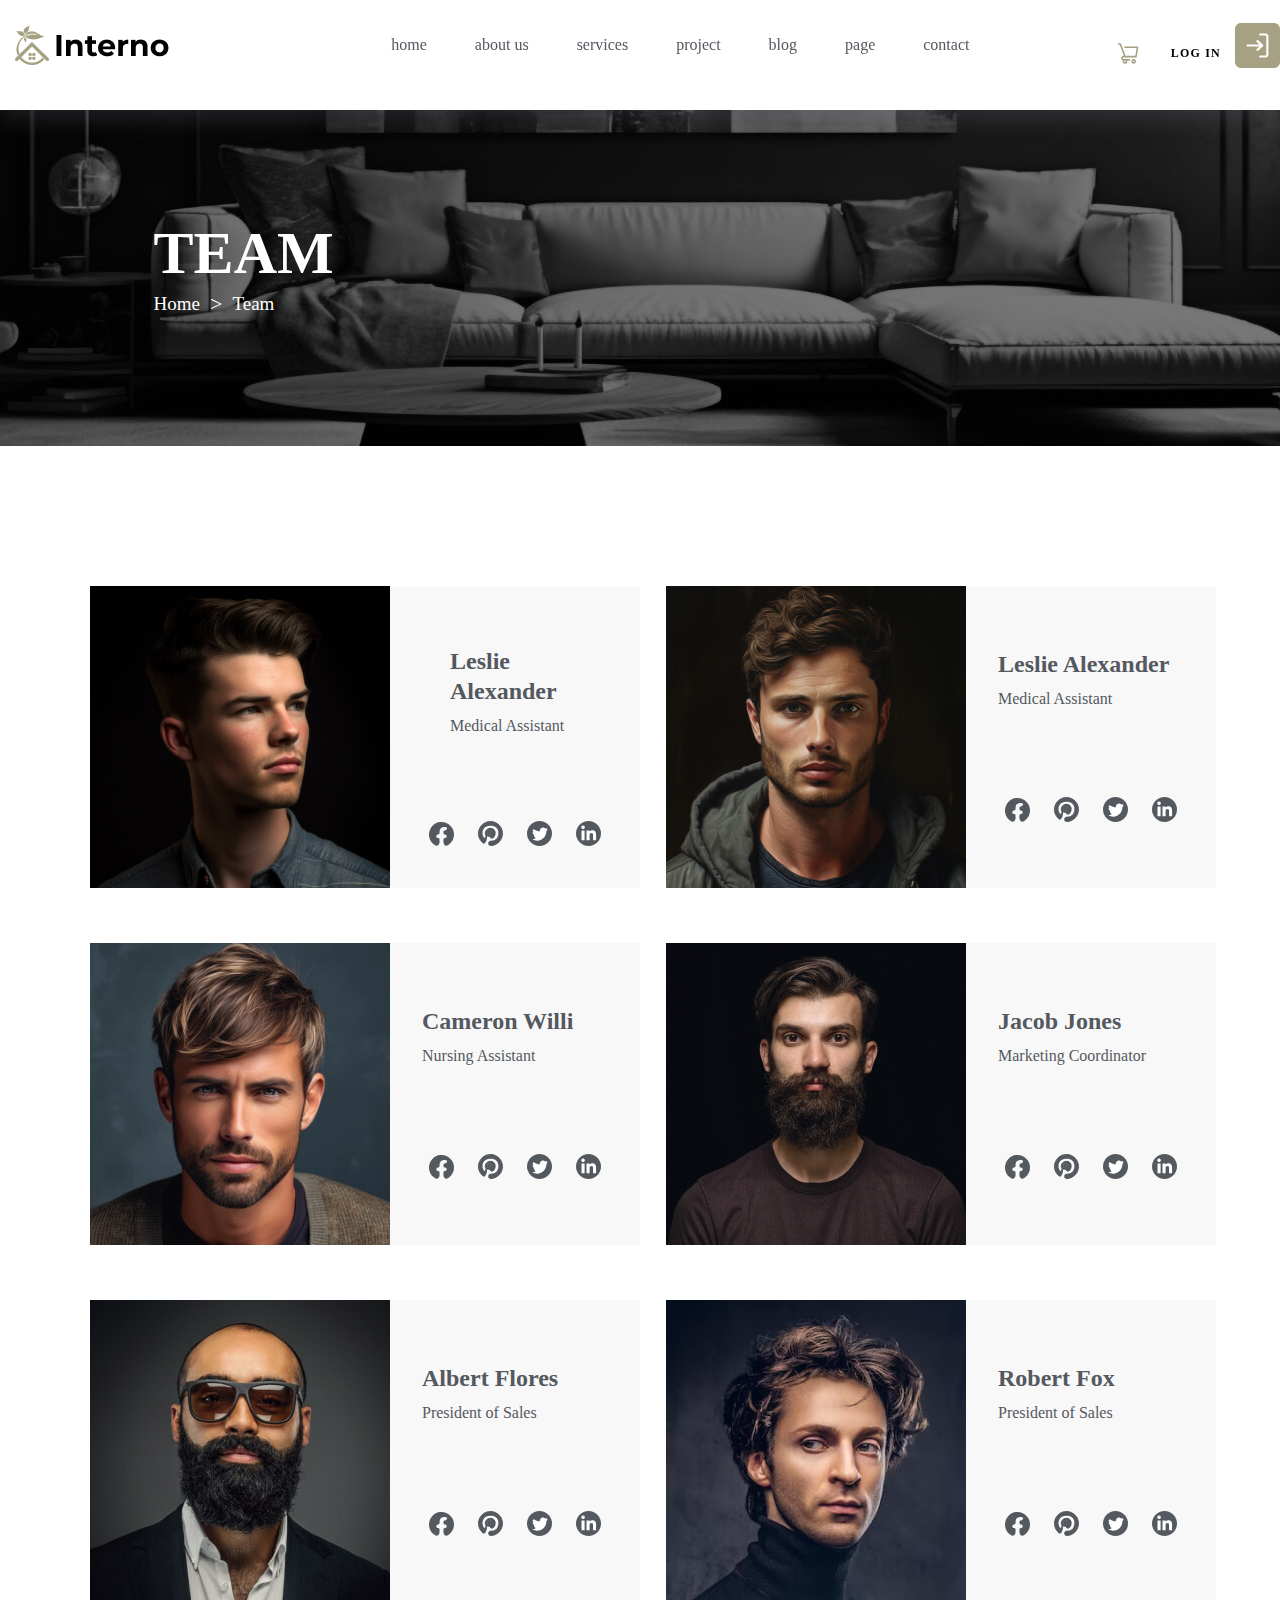
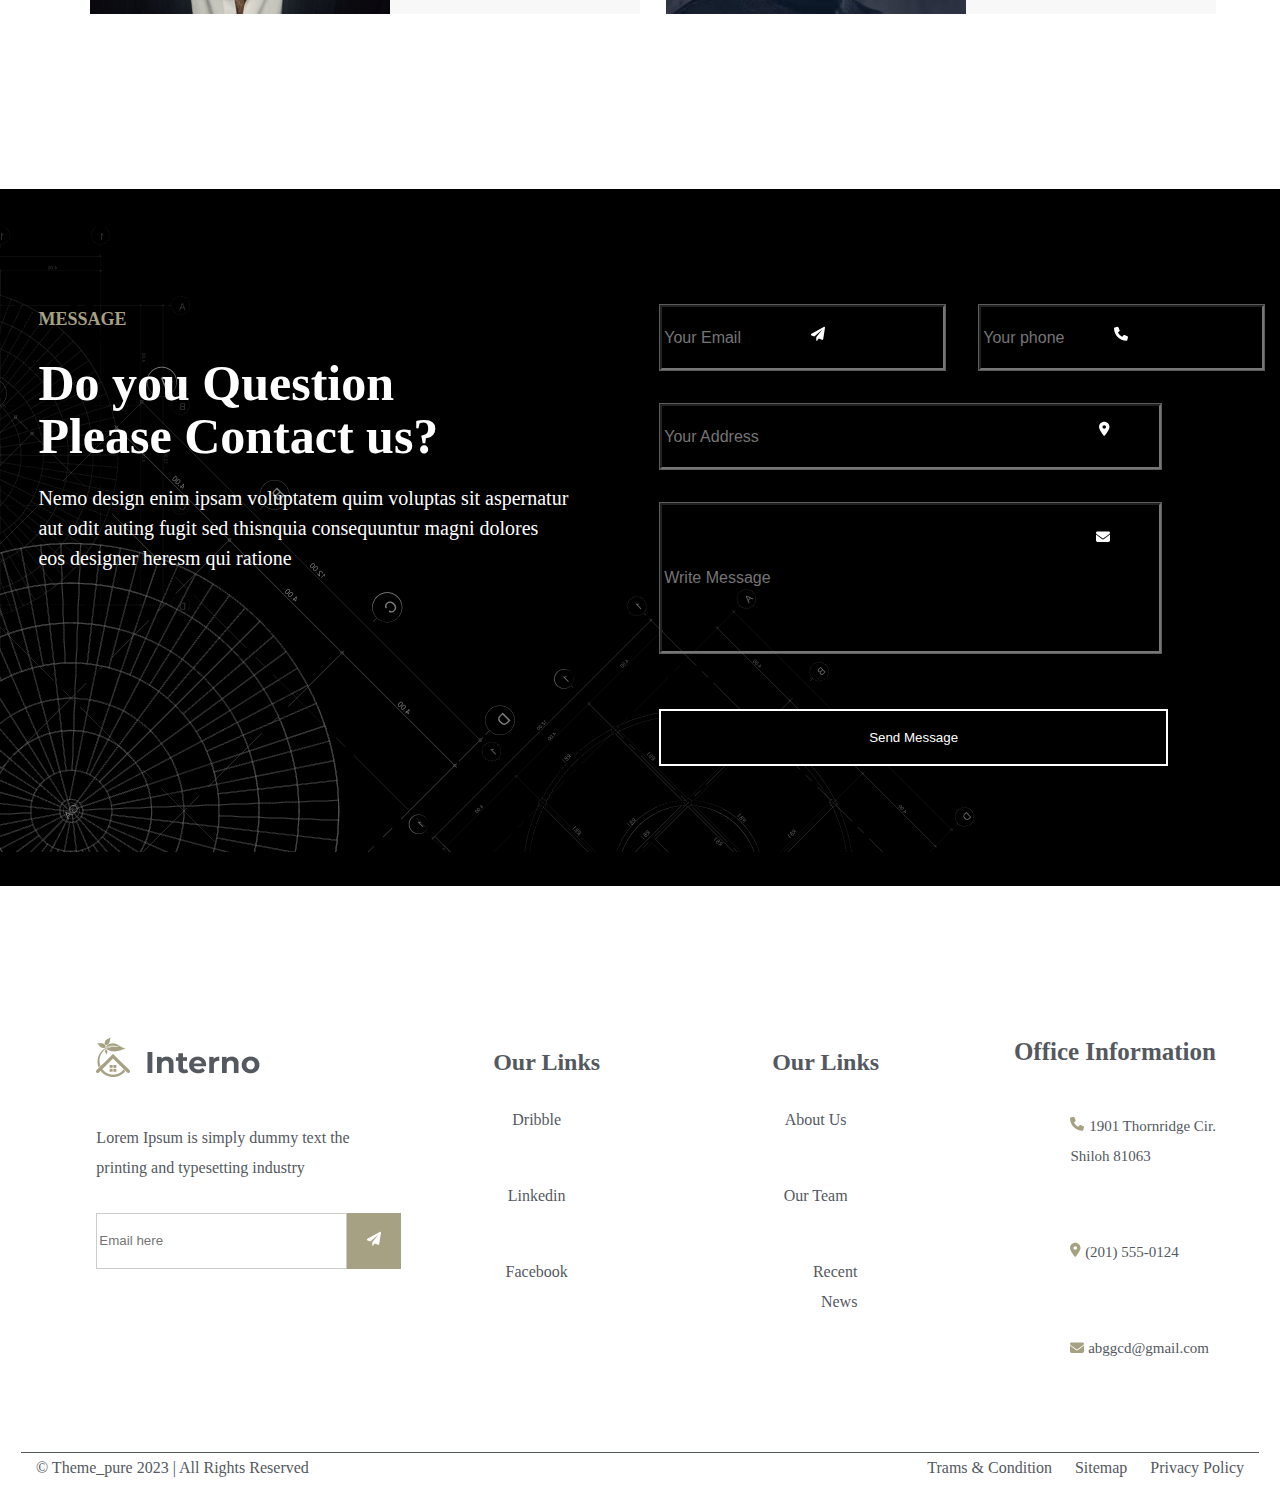
<file: team/team.html>
<!DOCTYPE html>
<html lang="en">

<head>
    <meta charset="UTF-8">
    <meta name="viewport" content="width=device-width, initial-scale=1.0">
    <title>Document</title>
    <link rel="stylesheet" href="../style.css">
    <link rel="stylesheet" href="teamStyle.css">
    <link rel="stylesheet" href="../Service/Service.css">
    
</head>

<body>
    <div class="header d-flex m-width">
        <div class="header-logo">
            <img style="cursor: pointer; padding: 15px;" src="./img/header/logo-black.png" href="index.html">
            <img class="burger" width="40px" src="./img/logo/images.png">
        </div>
        <ul class="ul d-flex">
            <li>
                <a class="under" href="../index.html">home</a>
            </li>
            <li>
                <a class="under" href="#">about us</a>
            </li>
            <li class="services">
                <a class="under" href="../Service/Service.html">services</a>
            </li>
            <li>
                <a class="under" href="#">project</a>
            </li>
            <li>
                <a class="under" href="#">blog</a>
            </li>
            <li>
                <a class="under" href="./team.html">page</a>
            </li>
            <li>
                <a class="under" href="../cantact/contact.html">contact</a>
            </li>
        </ul>
        <div class="d-flex buy-tag">
            <svg style="margin-bottom: 4px;" width="21" height="21" viewBox="0 0 21 21" fill="none"
                xmlns="http://www.w3.org/2000/svg">
                <path
                    d="M15.75 15.9688C15.2865 15.9688 14.8333 16.1062 14.4479 16.3637C14.0625 16.6213 13.7621 16.9873 13.5847 17.4156C13.4073 17.8439 13.3609 18.3151 13.4513 18.7697C13.5417 19.2244 13.7649 19.642 14.0927 19.9698C14.4205 20.2976 14.8381 20.5208 15.2928 20.6112C15.7474 20.7016 16.2187 20.6552 16.6469 20.4778C17.0752 20.3004 17.4412 20 17.6988 19.6146C17.9563 19.2292 18.0938 18.7761 18.0938 18.3125C18.0931 17.6911 17.846 17.0953 17.4066 16.6559C16.9672 16.2165 16.3714 15.9694 15.75 15.9688ZM15.75 19.0938C15.5955 19.0938 15.4444 19.0479 15.316 18.9621C15.1875 18.8762 15.0874 18.7542 15.0282 18.6115C14.9691 18.4687 14.9536 18.3116 14.9838 18.1601C15.0139 18.0085 15.0883 17.8693 15.1976 17.7601C15.3068 17.6508 15.446 17.5764 15.5976 17.5463C15.7491 17.5161 15.9062 17.5316 16.049 17.5907C16.1917 17.6499 16.3137 17.75 16.3996 17.8785C16.4854 18.0069 16.5313 18.158 16.5313 18.3125C16.531 18.5196 16.4487 18.7182 16.3022 18.8647C16.1557 19.0112 15.9571 19.0935 15.75 19.0938Z"
                    fill="currentcolor"></path>
                <path
                    d="M11.7188 15.9688H5.46875C5.26155 15.9688 5.06284 15.8864 4.91632 15.7399C4.76981 15.5934 4.6875 15.3947 4.6875 15.1875C4.6875 14.9803 4.76981 14.7816 4.91632 14.6351C5.06284 14.4886 5.26155 14.4063 5.46875 14.4063H17.9688C18.1536 14.4062 18.3324 14.3406 18.4734 14.2212C18.6144 14.1018 18.7086 13.9362 18.7391 13.7539L20.3016 4.37891C20.3203 4.26698 20.3144 4.15231 20.2843 4.04289C20.2542 3.93347 20.2007 3.83191 20.1274 3.74529C20.054 3.65867 19.9627 3.58905 19.8598 3.5413C19.7568 3.49354 19.6447 3.46878 19.5312 3.46875H7.03125C6.82405 3.46875 6.62534 3.55106 6.47882 3.69757C6.33231 3.84409 6.25 4.0428 6.25 4.25C6.25 4.4572 6.33231 4.65591 6.47882 4.80243C6.62534 4.94894 6.82405 5.03125 7.03125 5.03125H18.6094L17.307 12.8438H7.57266L3.07578 0.850781C3.01992 0.701771 2.9199 0.573371 2.78908 0.482761C2.65826 0.392151 2.50289 0.343651 2.34375 0.34375H0.78125C0.57405 0.34375 0.375336 0.42606 0.228823 0.572573C0.08231 0.719086 0 0.9178 0 1.125C0 1.3322 0.08231 1.53091 0.228823 1.67743C0.375336 1.82394 0.57405 1.90625 0.78125 1.90625H1.80234L5.90391 12.8438H5.46875C4.89959 12.8397 4.34855 13.0437 3.91913 13.4172C3.48971 13.7908 3.21146 14.3083 3.13664 14.8726C3.06182 15.4368 3.19558 16.0089 3.51279 16.4815C3.83 16.9541 4.30884 17.2946 4.85938 17.4391C4.71274 17.7919 4.65445 18.1752 4.68957 18.5557C4.72469 18.9362 4.85215 19.3024 5.0609 19.6225C5.26965 19.9425 5.55336 20.2068 5.88742 20.3923C6.22147 20.5779 6.59576 20.6791 6.97779 20.6871C7.35983 20.6952 7.73805 20.6098 8.07963 20.4386C8.42121 20.2673 8.71581 20.0152 8.93786 19.7042C9.15992 19.3933 9.30271 19.0328 9.35383 18.6541C9.40496 18.2754 9.36288 17.89 9.23125 17.5313H11.7188C11.926 17.5313 12.1247 17.4489 12.2712 17.3024C12.4177 17.1559 12.5 16.9572 12.5 16.75C12.5 16.5428 12.4177 16.3441 12.2712 16.1976C12.1247 16.0511 11.926 15.9688 11.7188 15.9688ZM7.8125 18.3125C7.8125 18.467 7.76668 18.6181 7.68084 18.7465C7.59499 18.875 7.47298 18.9752 7.33022 19.0343C7.18747 19.0934 7.03038 19.1089 6.87884 19.0787C6.72729 19.0486 6.58808 18.9742 6.47882 18.8649C6.36956 18.7557 6.29516 18.6165 6.26501 18.4649C6.23487 18.3134 6.25034 18.1563 6.30947 18.0135C6.3686 17.8708 6.46873 17.7488 6.59721 17.6629C6.72569 17.5771 6.87673 17.5313 7.03125 17.5313C7.23839 17.5315 7.43698 17.6138 7.58345 17.7603C7.72992 17.9068 7.81229 18.1054 7.8125 18.3125Z"
                    fill="currentcolor"></path>
            </svg>
            <div>
                <a href="#">
                    LOG IN
                </a>
            </div>
            <svg width="45" height="45" viewBox="0 0 45 45" fill="none" xmlns="http://www.w3.org/2000/svg">
                <path fill-rule="evenodd" clip-rule="evenodd"
                    d="M38.9619 0H6.03809C4.43724 0.00179125 2.90247 0.63852 1.77049 1.77049C0.63852 2.90247 0.00179125 4.43724 0 6.03809L0 38.9619C0.00179125 40.5628 0.63852 42.0975 1.77049 43.2295C2.90247 44.3615 4.43724 44.9982 6.03809 45H38.9619C40.5628 44.9982 42.0975 44.3615 43.2295 43.2295C44.3615 42.0975 44.9982 40.5628 45 38.9619V6.03809C44.9982 4.43724 44.3615 2.90247 43.2295 1.77049C42.0975 0.63852 40.5628 0.00179125 38.9619 0ZM33.4174 13.3864V31.6136C33.4165 32.3898 33.1078 33.1338 32.559 33.6826C32.0102 34.2314 31.2662 34.5401 30.49 34.541H25.2466C24.9669 34.541 24.6986 34.4299 24.5008 34.2321C24.303 34.0343 24.1919 33.766 24.1919 33.4863C24.1919 33.2066 24.303 32.9383 24.5008 32.7406C24.6986 32.5428 24.9669 32.4316 25.2466 32.4316H30.49C30.7069 32.4314 30.9149 32.3452 31.0682 32.1918C31.2216 32.0384 31.3078 31.8305 31.308 31.6136V13.3864C31.3078 13.1695 31.2216 12.9616 31.0682 12.8082C30.9149 12.6548 30.7069 12.5686 30.49 12.5684H25.2466C24.9669 12.5684 24.6986 12.4572 24.5008 12.2594C24.303 12.0617 24.1919 11.7934 24.1919 11.5137C24.1919 11.234 24.303 10.9657 24.5008 10.7679C24.6986 10.5701 24.9669 10.459 25.2466 10.459H30.49C31.2662 10.4599 32.0103 10.7686 32.559 11.3174C33.1078 11.8662 33.4165 12.6102 33.4174 13.3864ZM27.9562 23.278L23.1573 27.6705C22.9499 27.8523 22.6796 27.9455 22.4042 27.9304C22.1289 27.9152 21.8704 27.7928 21.6842 27.5893C21.4981 27.3859 21.399 27.1177 21.4082 26.8421C21.4174 26.5664 21.5342 26.3054 21.7335 26.1149L24.5303 23.5547H12.6373C12.3575 23.5547 12.0893 23.4436 11.8915 23.2458C11.6937 23.048 11.5826 22.7797 11.5826 22.5C11.5826 22.2203 11.6937 21.952 11.8915 21.7542C12.0893 21.5564 12.3575 21.4453 12.6373 21.4453H24.5303L21.7336 18.8856C21.5342 18.695 21.4175 18.434 21.4083 18.1584C21.399 17.8828 21.4982 17.6145 21.6843 17.4111C21.8705 17.2077 22.129 17.0853 22.4043 17.0701C22.6797 17.0549 22.95 17.1482 23.1574 17.3299L27.9562 21.7224C28.0642 21.8212 28.1503 21.9414 28.2093 22.0753C28.2682 22.2092 28.2987 22.354 28.2987 22.5003C28.2987 22.6466 28.2682 22.7913 28.2093 22.9252C28.1503 23.0591 28.0641 23.1792 27.9562 23.278Z"
                    fill="currentColor"></path>
            </svg>
        </div>
    </div>
    <div class="back-after-header m-width">
        <div class="title-back d-flex">
            <h3>TEAM</h3>
            <div class="after-title-back">
                <div class="f-19"><a href="../index.html">Home</a></div>
                <div style="font-size: 22px;padding: 0 10px;">></div>
                <div class="f-19">Team</div>
            </div>
        </div>
    </div>
    <div class="team-area m-width">
        <div class="d-flex div-card">
            <div class="team-card">
                <img class="w-84"src="./img/human/team/team-5-1.jpg">
                <div class="txt-human">
                    <div class="d-flex p-card"
                        style="justify-content: center;flex-direction: column; padding: 60px;">
                        <h5 class="team-title"><a href="team-details.html">Leslie Alexander</a></h5>
                        <span class="txt-span">Medical Assistant</span>
                    </div>
                    <div class="icon-team"><a href="#">
                            <svg width="25" height="24" viewBox="0 0 25 24" fill="none"
                                xmlns="http://www.w3.org/2000/svg">
                                <path
                                    d="M24.9929 12.4961C24.9928 10.1076 24.3083 7.7692 23.0203 5.75774C21.7323 3.74628 19.8948 2.14607 17.7255 1.14663C15.5561 0.147187 13.1458 -0.209623 10.78 0.118456C8.4141 0.446535 6.19182 1.44576 4.37631 2.99779C2.56079 4.54982 1.22809 6.58965 0.536043 8.87568C-0.156007 11.1617 -0.178418 13.5982 0.471463 15.8966C1.12135 18.195 2.41629 20.259 4.20295 21.8441C4.80783 22.3808 5.46048 22.8549 6.15079 23.2618C8.27892 24.5163 10.5525 22.607 10.5525 20.1367V17.7048C10.5525 16.8271 9.84097 16.1155 8.96319 16.1155C8.08541 16.1155 7.37382 15.4039 7.37382 14.5261V14.0827C7.37382 13.2065 8.08416 12.4961 8.96041 12.4961C9.83665 12.4961 10.547 11.7858 10.547 10.9096V9.74137C10.547 6.61078 12.4131 4.87979 15.2679 4.87979C15.7335 4.8863 16.1986 4.90975 16.6623 4.95004C17.4742 5.02059 18.0652 5.72318 18.0652 6.5382V6.62374C18.0652 7.49385 17.3599 8.19921 16.4897 8.19921C14.9365 8.19921 14.4533 9.16375 14.4533 10.1505V10.8957C14.4533 11.7796 15.1698 12.4961 16.0537 12.4961C17.0345 12.4961 17.7845 13.3703 17.6355 14.3398L17.5681 14.7781C17.4504 15.5432 16.7921 16.1081 16.0179 16.1081C15.1518 16.1081 14.4496 16.8102 14.4496 17.6764V20.1305C14.4496 22.6032 16.7268 24.5131 18.8552 23.2545C20.0322 22.5585 21.096 21.6689 21.9979 20.6129C23.9306 18.3501 24.9925 15.472 24.9929 12.4961Z"
                                    fill="currentcolor"></path>
                            </svg>
                        </a>
                        <a href="#">
                            <svg width="25" height="25" viewBox="0 0 25 25" fill="none"
                                xmlns="http://www.w3.org/2000/svg">
                                <path
                                    d="M7.4892 20.4258L7.48937 20.425C7.63363 19.8007 8.18836 17.4426 8.57043 15.82C8.67821 15.3622 8.69425 14.8804 8.67326 14.3632C8.66276 14.1047 8.64341 13.8438 8.62311 13.5736L8.62145 13.5516C8.60186 13.2911 8.58161 13.0217 8.56986 12.7524C8.56589 12.6614 8.56438 12.5701 8.56535 12.4787M7.4892 20.4258L9.06535 12.4815M7.4892 20.4258C7.33093 21.1156 6.92831 21.6997 6.46925 21.9979C6.24398 22.1442 6.01734 22.2146 5.80323 22.2134C5.59381 22.2123 5.36339 22.1428 5.12119 21.9541C3.85367 20.9664 2.78817 19.7267 1.99889 18.3C0.646348 15.8552 0.189861 13.0149 0.70824 10.2694C1.22662 7.52395 2.68733 5.04563 4.83819 3.26233C6.98854 1.47946 9.69378 0.503151 12.4871 0.501851C12.5009 0.501845 12.5148 0.501271 12.5286 0.500137C14.2422 0.509177 15.9343 0.885168 17.4907 1.60297C19.0584 2.32595 20.4516 3.37866 21.5753 4.68925C22.699 5.99984 23.5266 7.53745 24.0018 9.19712C24.4769 10.8568 24.5884 12.5994 24.3286 14.3061C24.0687 16.0128 23.4437 17.6433 22.4962 19.0864C21.5486 20.5295 20.3009 21.7511 18.8381 22.6679C17.3753 23.5847 15.7319 24.1751 14.0201 24.3988C13.4677 24.471 12.9123 24.5045 12.3579 24.4995C11.6617 24.4933 11.199 24.1239 10.9318 23.5376C10.654 22.928 10.602 22.0945 10.8062 21.2903C10.8399 21.1656 10.9362 21.0177 11.1302 20.8595C11.3235 20.7018 11.5858 20.5575 11.8905 20.4376C12.5071 20.1949 13.2052 20.0876 13.656 20.1206C13.7572 20.128 13.8594 20.1318 13.9622 20.1318C18.0837 20.1318 20.9322 16.3509 20.9322 11.8678C20.9322 7.43389 17.3017 4.15839 12.7329 4.15839C9.91807 4.15839 7.72162 5.10541 6.22794 6.60754C4.73808 8.10582 3.97905 10.125 3.97905 12.2135C3.97905 13.2142 4.24269 14.3153 4.71444 15.2684C5.18345 16.2161 5.88625 17.0721 6.80457 17.5066C6.95576 17.5785 7.21207 17.6701 7.48072 17.5653C7.77788 17.4494 7.88684 17.1799 7.92756 17.0032C7.94723 16.9182 7.99857 16.7126 8.05835 16.4731C8.13123 16.1811 8.21665 15.8389 8.2725 15.6041C8.31454 15.462 8.31961 15.3113 8.28702 15.1664C8.25428 15.0209 8.18471 14.8864 8.08515 14.7757M7.4892 20.4258L8.08515 14.7757M8.56535 12.4787C8.56536 12.4778 8.56537 12.4769 8.56538 12.476L9.06535 12.4815M8.56535 12.4787C8.56535 12.4796 8.56535 12.4806 8.56535 12.4815H9.06535M8.56535 12.4787C8.56647 10.6072 9.67633 8.94988 11.3261 8.94988C11.999 8.94988 12.5417 9.20855 12.9064 9.65356C13.26 10.0851 13.4104 10.6467 13.4104 11.2079C13.4104 11.8248 13.2182 12.5584 13.0053 13.2733C12.9401 13.4921 12.8725 13.7106 12.8051 13.9286C12.6431 14.4522 12.482 14.973 12.3576 15.4878M9.06535 12.4815C9.06535 10.7457 10.0728 9.44988 11.3261 9.44988C12.3965 9.44988 12.9104 10.2522 12.9104 11.2079C12.9104 11.896 12.629 12.8057 12.3323 13.7647C12.1684 14.2947 11.9998 14.8398 11.8715 15.3708M12.3576 15.4878C12.3576 15.4876 12.3577 15.4875 12.3577 15.4873L11.8715 15.3708M12.3576 15.4878C12.144 16.3803 12.7844 17.1316 13.72 17.1316C14.6349 17.1316 15.4752 16.653 16.1053 15.7517C16.7389 14.8453 17.1464 13.5223 17.1464 11.9159C17.1464 10.5443 16.6563 9.40824 15.8397 8.61476C15.022 7.82025 13.8462 7.3397 12.4242 7.3397C9.16441 7.3397 7.28236 9.7566 7.28236 12.256C7.28236 13.2176 7.65672 14.2443 8.08515 14.7757M12.3576 15.4878C12.3576 15.4879 12.3575 15.4881 12.3575 15.4883L11.8715 15.3708M11.8715 15.3708L8.08515 14.7757"
                                    fill="currentcolor" stroke="currentcolor"></path>
                            </svg>
                        </a>
                        <a href="#">
                            <svg width="25" height="25" viewBox="0 0 25 25" fill="none"
                                xmlns="http://www.w3.org/2000/svg">
                                <path
                                    d="M12.5 25C19.4036 25 25 19.4036 25 12.5C25 5.59644 19.4036 0 12.5 0C5.59644 0 0 5.59644 0 12.5C0 19.4036 5.59644 25 12.5 25Z"
                                    fill="currentcolor"></path>
                                <path
                                    d="M9.98032 19.6981C16.0914 19.6981 19.4248 14.6407 19.4248 10.2537C19.4248 10.2145 19.4248 10.1753 19.4248 10.136C19.4248 9.94124 19.5193 9.75968 19.6717 9.63832C19.9981 9.37839 20.2994 9.08905 20.572 8.77414C20.7318 8.5895 20.5274 8.32724 20.2934 8.39712C20.0411 8.47246 19.8699 8.08966 20.037 7.88622C20.1192 7.78619 20.1955 7.6814 20.2656 7.57237C20.4284 7.31898 20.1407 7.06593 19.8639 7.18481C19.5545 7.3177 19.2353 7.42687 18.9089 7.51128C18.6727 7.57235 18.4288 7.48574 18.242 7.32883C17.8359 6.98768 17.3524 6.74749 16.8311 6.63087C16.1818 6.48562 15.5039 6.53879 14.8851 6.78348C14.2664 7.02818 13.7355 7.45312 13.3611 8.0032C12.9868 8.55328 12.7864 9.20313 12.7859 9.86849C12.7843 10.2513 12.49 10.6069 12.1105 10.5568C11.0571 10.4178 10.0328 10.1014 9.08181 9.6192C8.65122 9.40087 8.23917 9.15035 7.84895 8.87029C6.86531 8.16433 5.39255 8.39735 5.66609 9.57678C5.77443 10.0439 5.9815 10.4776 6.26879 10.8511C6.45921 11.0986 6.29057 11.4894 5.99821 11.3795C5.85908 11.3273 5.72328 11.2655 5.59178 11.1945C5.57433 11.1851 5.55305 11.1969 5.5544 11.2166C5.55461 11.983 5.81991 12.7257 6.30528 13.3187C6.56031 13.6303 6.86786 13.8905 7.2113 14.0893C7.44457 14.2244 7.41688 14.5969 7.14781 14.581C6.95391 14.5696 6.79518 14.7531 6.87839 14.9286C7.11119 15.4197 7.46158 15.8485 7.90114 16.1754C8.4561 16.5882 8.67685 17.5949 8.02858 17.8359C7.28762 18.1113 6.49845 18.2547 5.69699 18.2537C5.5035 18.254 5.41938 18.5166 5.59041 18.6071C6.94341 19.3229 8.45465 19.6993 9.99329 19.6981"
                                    fill="white"></path>
                            </svg>
                        </a>
                        <a href="#">
                            <svg width="25" height="25" viewBox="0 0 25 25" fill="none"
                                xmlns="http://www.w3.org/2000/svg">
                                <path
                                    d="M12.5 25C19.4036 25 25 19.4036 25 12.5C25 5.59644 19.4036 0 12.5 0C5.59644 0 0 5.59644 0 12.5C0 19.4036 5.59644 25 12.5 25Z"
                                    fill="currentcolor"></path>
                                <path
                                    d="M13.4552 9.90921C13.4587 10.2189 13.8195 10.3406 14.0471 10.1307C14.3519 9.83358 14.7126 9.60005 15.1084 9.44364C15.5042 9.28722 15.9272 9.21105 16.3527 9.21954C16.843 9.21109 17.3322 9.27029 17.8064 9.39547C18.8916 9.71029 19.5212 10.4566 19.823 11.5158C20.0231 12.3096 20.1134 13.1271 20.0916 13.9455C20.0916 15.6732 20.0916 17.3992 20.0916 19.1307C20.0916 19.2918 20.0471 19.3344 19.8879 19.3325C18.9965 19.3251 18.107 19.3251 17.2193 19.3325C17.0619 19.3325 17.0341 19.2862 17.0341 19.1473C17.0341 17.5041 17.0341 15.8609 17.0341 14.2177C17.0434 13.8049 16.9948 13.3929 16.8897 12.9936C16.6767 12.2529 16.149 11.8825 15.3767 11.9214C14.323 11.9769 13.773 12.501 13.6397 13.5732C13.607 13.8287 13.5909 14.0861 13.5916 14.3436C13.5916 15.9418 13.5916 17.5399 13.5916 19.1381C13.5916 19.2973 13.5508 19.3436 13.3878 19.3418C12.4934 19.3418 11.5971 19.3418 10.7008 19.3418C10.5564 19.3418 10.5156 19.3047 10.5156 19.1566C10.5156 15.9936 10.5156 12.83 10.5156 9.66584C10.5156 9.50843 10.5656 9.48065 10.7138 9.48065C11.5656 9.48806 12.4169 9.48806 13.2675 9.48065C13.423 9.48065 13.4638 9.53066 13.4527 9.6788C13.4535 9.75483 13.4543 9.83168 13.4552 9.90921Z"
                                    fill="white"></path>
                                <path
                                    d="M8.58374 14.4101C8.58374 15.9749 8.58374 17.5397 8.58374 19.1045C8.58374 19.2786 8.54114 19.3323 8.36151 19.3305C7.47077 19.3194 6.58189 19.3305 5.693 19.3305C5.55041 19.3305 5.50781 19.2953 5.50781 19.1453C5.50781 15.9749 5.50781 12.8058 5.50781 9.63788C5.50781 9.5064 5.54114 9.45269 5.68003 9.46195C6.58189 9.46195 7.48373 9.46195 8.38559 9.46195C8.55966 9.46195 8.58188 9.52677 8.58188 9.67677C8.58065 11.2545 8.58127 12.8323 8.58374 14.4101Z"
                                    fill="white"></path>
                                <path
                                    d="M8.83308 6.32135C8.83492 6.67315 8.73222 7.01756 8.53803 7.3109C8.34385 7.60425 8.06691 7.83331 7.74235 7.96904C7.41779 8.10477 7.06024 8.14104 6.71504 8.07327C6.36983 8.00549 6.05252 7.83672 5.80338 7.58835C5.55423 7.33999 5.38446 7.02322 5.3156 6.67823C5.24674 6.33324 5.2819 5.97557 5.41661 5.65058C5.55131 5.3256 5.77951 5.04794 6.07225 4.85284C6.36498 4.65773 6.70906 4.55396 7.06086 4.55469C7.52918 4.55711 7.9777 4.74384 8.30938 5.07447C8.64105 5.40511 8.82919 5.85305 8.83308 6.32135Z"
                                    fill="white"></path>
                            </svg>
                        </a>
                    </div>
                </div>
            </div>
            <div class="team-card">
                <img class="w-84" src="./img/human/team/team-5-2.jpg">
                <div class="txt-human">
                    <div class="d-flex p-card" style="justify-content: center;flex-direction: column;">
                        <h5 class="team-title"><a href="team-details.html">Leslie Alexander</a></h5>
                        <span class="txt-span">Medical Assistant</span>
                    </div>
                    <div class="icon-team"><a href="#">
                            <svg width="25" height="24" viewBox="0 0 25 24" fill="none"
                                xmlns="http://www.w3.org/2000/svg">
                                <path
                                    d="M24.9929 12.4961C24.9928 10.1076 24.3083 7.7692 23.0203 5.75774C21.7323 3.74628 19.8948 2.14607 17.7255 1.14663C15.5561 0.147187 13.1458 -0.209623 10.78 0.118456C8.4141 0.446535 6.19182 1.44576 4.37631 2.99779C2.56079 4.54982 1.22809 6.58965 0.536043 8.87568C-0.156007 11.1617 -0.178418 13.5982 0.471463 15.8966C1.12135 18.195 2.41629 20.259 4.20295 21.8441C4.80783 22.3808 5.46048 22.8549 6.15079 23.2618C8.27892 24.5163 10.5525 22.607 10.5525 20.1367V17.7048C10.5525 16.8271 9.84097 16.1155 8.96319 16.1155C8.08541 16.1155 7.37382 15.4039 7.37382 14.5261V14.0827C7.37382 13.2065 8.08416 12.4961 8.96041 12.4961C9.83665 12.4961 10.547 11.7858 10.547 10.9096V9.74137C10.547 6.61078 12.4131 4.87979 15.2679 4.87979C15.7335 4.8863 16.1986 4.90975 16.6623 4.95004C17.4742 5.02059 18.0652 5.72318 18.0652 6.5382V6.62374C18.0652 7.49385 17.3599 8.19921 16.4897 8.19921C14.9365 8.19921 14.4533 9.16375 14.4533 10.1505V10.8957C14.4533 11.7796 15.1698 12.4961 16.0537 12.4961C17.0345 12.4961 17.7845 13.3703 17.6355 14.3398L17.5681 14.7781C17.4504 15.5432 16.7921 16.1081 16.0179 16.1081C15.1518 16.1081 14.4496 16.8102 14.4496 17.6764V20.1305C14.4496 22.6032 16.7268 24.5131 18.8552 23.2545C20.0322 22.5585 21.096 21.6689 21.9979 20.6129C23.9306 18.3501 24.9925 15.472 24.9929 12.4961Z"
                                    fill="currentcolor"></path>
                            </svg>
                        </a>
                        <a href="#">
                            <svg width="25" height="25" viewBox="0 0 25 25" fill="none"
                                xmlns="http://www.w3.org/2000/svg">
                                <path
                                    d="M7.4892 20.4258L7.48937 20.425C7.63363 19.8007 8.18836 17.4426 8.57043 15.82C8.67821 15.3622 8.69425 14.8804 8.67326 14.3632C8.66276 14.1047 8.64341 13.8438 8.62311 13.5736L8.62145 13.5516C8.60186 13.2911 8.58161 13.0217 8.56986 12.7524C8.56589 12.6614 8.56438 12.5701 8.56535 12.4787M7.4892 20.4258L9.06535 12.4815M7.4892 20.4258C7.33093 21.1156 6.92831 21.6997 6.46925 21.9979C6.24398 22.1442 6.01734 22.2146 5.80323 22.2134C5.59381 22.2123 5.36339 22.1428 5.12119 21.9541C3.85367 20.9664 2.78817 19.7267 1.99889 18.3C0.646348 15.8552 0.189861 13.0149 0.70824 10.2694C1.22662 7.52395 2.68733 5.04563 4.83819 3.26233C6.98854 1.47946 9.69378 0.503151 12.4871 0.501851C12.5009 0.501845 12.5148 0.501271 12.5286 0.500137C14.2422 0.509177 15.9343 0.885168 17.4907 1.60297C19.0584 2.32595 20.4516 3.37866 21.5753 4.68925C22.699 5.99984 23.5266 7.53745 24.0018 9.19712C24.4769 10.8568 24.5884 12.5994 24.3286 14.3061C24.0687 16.0128 23.4437 17.6433 22.4962 19.0864C21.5486 20.5295 20.3009 21.7511 18.8381 22.6679C17.3753 23.5847 15.7319 24.1751 14.0201 24.3988C13.4677 24.471 12.9123 24.5045 12.3579 24.4995C11.6617 24.4933 11.199 24.1239 10.9318 23.5376C10.654 22.928 10.602 22.0945 10.8062 21.2903C10.8399 21.1656 10.9362 21.0177 11.1302 20.8595C11.3235 20.7018 11.5858 20.5575 11.8905 20.4376C12.5071 20.1949 13.2052 20.0876 13.656 20.1206C13.7572 20.128 13.8594 20.1318 13.9622 20.1318C18.0837 20.1318 20.9322 16.3509 20.9322 11.8678C20.9322 7.43389 17.3017 4.15839 12.7329 4.15839C9.91807 4.15839 7.72162 5.10541 6.22794 6.60754C4.73808 8.10582 3.97905 10.125 3.97905 12.2135C3.97905 13.2142 4.24269 14.3153 4.71444 15.2684C5.18345 16.2161 5.88625 17.0721 6.80457 17.5066C6.95576 17.5785 7.21207 17.6701 7.48072 17.5653C7.77788 17.4494 7.88684 17.1799 7.92756 17.0032C7.94723 16.9182 7.99857 16.7126 8.05835 16.4731C8.13123 16.1811 8.21665 15.8389 8.2725 15.6041C8.31454 15.462 8.31961 15.3113 8.28702 15.1664C8.25428 15.0209 8.18471 14.8864 8.08515 14.7757M7.4892 20.4258L8.08515 14.7757M8.56535 12.4787C8.56536 12.4778 8.56537 12.4769 8.56538 12.476L9.06535 12.4815M8.56535 12.4787C8.56535 12.4796 8.56535 12.4806 8.56535 12.4815H9.06535M8.56535 12.4787C8.56647 10.6072 9.67633 8.94988 11.3261 8.94988C11.999 8.94988 12.5417 9.20855 12.9064 9.65356C13.26 10.0851 13.4104 10.6467 13.4104 11.2079C13.4104 11.8248 13.2182 12.5584 13.0053 13.2733C12.9401 13.4921 12.8725 13.7106 12.8051 13.9286C12.6431 14.4522 12.482 14.973 12.3576 15.4878M9.06535 12.4815C9.06535 10.7457 10.0728 9.44988 11.3261 9.44988C12.3965 9.44988 12.9104 10.2522 12.9104 11.2079C12.9104 11.896 12.629 12.8057 12.3323 13.7647C12.1684 14.2947 11.9998 14.8398 11.8715 15.3708M12.3576 15.4878C12.3576 15.4876 12.3577 15.4875 12.3577 15.4873L11.8715 15.3708M12.3576 15.4878C12.144 16.3803 12.7844 17.1316 13.72 17.1316C14.6349 17.1316 15.4752 16.653 16.1053 15.7517C16.7389 14.8453 17.1464 13.5223 17.1464 11.9159C17.1464 10.5443 16.6563 9.40824 15.8397 8.61476C15.022 7.82025 13.8462 7.3397 12.4242 7.3397C9.16441 7.3397 7.28236 9.7566 7.28236 12.256C7.28236 13.2176 7.65672 14.2443 8.08515 14.7757M12.3576 15.4878C12.3576 15.4879 12.3575 15.4881 12.3575 15.4883L11.8715 15.3708M11.8715 15.3708L8.08515 14.7757"
                                    fill="currentcolor" stroke="currentcolor"></path>
                            </svg>
                        </a>
                        <a href="#">
                            <svg width="25" height="25" viewBox="0 0 25 25" fill="none"
                                xmlns="http://www.w3.org/2000/svg">
                                <path
                                    d="M12.5 25C19.4036 25 25 19.4036 25 12.5C25 5.59644 19.4036 0 12.5 0C5.59644 0 0 5.59644 0 12.5C0 19.4036 5.59644 25 12.5 25Z"
                                    fill="currentcolor"></path>
                                <path
                                    d="M9.98032 19.6981C16.0914 19.6981 19.4248 14.6407 19.4248 10.2537C19.4248 10.2145 19.4248 10.1753 19.4248 10.136C19.4248 9.94124 19.5193 9.75968 19.6717 9.63832C19.9981 9.37839 20.2994 9.08905 20.572 8.77414C20.7318 8.5895 20.5274 8.32724 20.2934 8.39712C20.0411 8.47246 19.8699 8.08966 20.037 7.88622C20.1192 7.78619 20.1955 7.6814 20.2656 7.57237C20.4284 7.31898 20.1407 7.06593 19.8639 7.18481C19.5545 7.3177 19.2353 7.42687 18.9089 7.51128C18.6727 7.57235 18.4288 7.48574 18.242 7.32883C17.8359 6.98768 17.3524 6.74749 16.8311 6.63087C16.1818 6.48562 15.5039 6.53879 14.8851 6.78348C14.2664 7.02818 13.7355 7.45312 13.3611 8.0032C12.9868 8.55328 12.7864 9.20313 12.7859 9.86849C12.7843 10.2513 12.49 10.6069 12.1105 10.5568C11.0571 10.4178 10.0328 10.1014 9.08181 9.6192C8.65122 9.40087 8.23917 9.15035 7.84895 8.87029C6.86531 8.16433 5.39255 8.39735 5.66609 9.57678C5.77443 10.0439 5.9815 10.4776 6.26879 10.8511C6.45921 11.0986 6.29057 11.4894 5.99821 11.3795C5.85908 11.3273 5.72328 11.2655 5.59178 11.1945C5.57433 11.1851 5.55305 11.1969 5.5544 11.2166C5.55461 11.983 5.81991 12.7257 6.30528 13.3187C6.56031 13.6303 6.86786 13.8905 7.2113 14.0893C7.44457 14.2244 7.41688 14.5969 7.14781 14.581C6.95391 14.5696 6.79518 14.7531 6.87839 14.9286C7.11119 15.4197 7.46158 15.8485 7.90114 16.1754C8.4561 16.5882 8.67685 17.5949 8.02858 17.8359C7.28762 18.1113 6.49845 18.2547 5.69699 18.2537C5.5035 18.254 5.41938 18.5166 5.59041 18.6071C6.94341 19.3229 8.45465 19.6993 9.99329 19.6981"
                                    fill="white"></path>
                            </svg>
                        </a>
                        <a href="#">
                            <svg width="25" height="25" viewBox="0 0 25 25" fill="none"
                                xmlns="http://www.w3.org/2000/svg">
                                <path
                                    d="M12.5 25C19.4036 25 25 19.4036 25 12.5C25 5.59644 19.4036 0 12.5 0C5.59644 0 0 5.59644 0 12.5C0 19.4036 5.59644 25 12.5 25Z"
                                    fill="currentcolor"></path>
                                <path
                                    d="M13.4552 9.90921C13.4587 10.2189 13.8195 10.3406 14.0471 10.1307C14.3519 9.83358 14.7126 9.60005 15.1084 9.44364C15.5042 9.28722 15.9272 9.21105 16.3527 9.21954C16.843 9.21109 17.3322 9.27029 17.8064 9.39547C18.8916 9.71029 19.5212 10.4566 19.823 11.5158C20.0231 12.3096 20.1134 13.1271 20.0916 13.9455C20.0916 15.6732 20.0916 17.3992 20.0916 19.1307C20.0916 19.2918 20.0471 19.3344 19.8879 19.3325C18.9965 19.3251 18.107 19.3251 17.2193 19.3325C17.0619 19.3325 17.0341 19.2862 17.0341 19.1473C17.0341 17.5041 17.0341 15.8609 17.0341 14.2177C17.0434 13.8049 16.9948 13.3929 16.8897 12.9936C16.6767 12.2529 16.149 11.8825 15.3767 11.9214C14.323 11.9769 13.773 12.501 13.6397 13.5732C13.607 13.8287 13.5909 14.0861 13.5916 14.3436C13.5916 15.9418 13.5916 17.5399 13.5916 19.1381C13.5916 19.2973 13.5508 19.3436 13.3878 19.3418C12.4934 19.3418 11.5971 19.3418 10.7008 19.3418C10.5564 19.3418 10.5156 19.3047 10.5156 19.1566C10.5156 15.9936 10.5156 12.83 10.5156 9.66584C10.5156 9.50843 10.5656 9.48065 10.7138 9.48065C11.5656 9.48806 12.4169 9.48806 13.2675 9.48065C13.423 9.48065 13.4638 9.53066 13.4527 9.6788C13.4535 9.75483 13.4543 9.83168 13.4552 9.90921Z"
                                    fill="white"></path>
                                <path
                                    d="M8.58374 14.4101C8.58374 15.9749 8.58374 17.5397 8.58374 19.1045C8.58374 19.2786 8.54114 19.3323 8.36151 19.3305C7.47077 19.3194 6.58189 19.3305 5.693 19.3305C5.55041 19.3305 5.50781 19.2953 5.50781 19.1453C5.50781 15.9749 5.50781 12.8058 5.50781 9.63788C5.50781 9.5064 5.54114 9.45269 5.68003 9.46195C6.58189 9.46195 7.48373 9.46195 8.38559 9.46195C8.55966 9.46195 8.58188 9.52677 8.58188 9.67677C8.58065 11.2545 8.58127 12.8323 8.58374 14.4101Z"
                                    fill="white"></path>
                                <path
                                    d="M8.83308 6.32135C8.83492 6.67315 8.73222 7.01756 8.53803 7.3109C8.34385 7.60425 8.06691 7.83331 7.74235 7.96904C7.41779 8.10477 7.06024 8.14104 6.71504 8.07327C6.36983 8.00549 6.05252 7.83672 5.80338 7.58835C5.55423 7.33999 5.38446 7.02322 5.3156 6.67823C5.24674 6.33324 5.2819 5.97557 5.41661 5.65058C5.55131 5.3256 5.77951 5.04794 6.07225 4.85284C6.36498 4.65773 6.70906 4.55396 7.06086 4.55469C7.52918 4.55711 7.9777 4.74384 8.30938 5.07447C8.64105 5.40511 8.82919 5.85305 8.83308 6.32135Z"
                                    fill="white"></path>
                            </svg>
                        </a>
                    </div>
                </div>
            </div>
            <div class="team-card">
                <img class="w-84" src="./img/human/team/team-5-3.jpg">
                <div class="txt-human">
                    <div class="d-flex p-card" style="justify-content: center;flex-direction: column;">
                        <h5 class="team-title"><a href="team-details.html">Cameron Willi</a></h5>
                        <span class="txt-span">Nursing Assistant</span>
                    </div>
                    <div class="icon-team"><a href="#">
                            <svg width="25" height="24" viewBox="0 0 25 24" fill="none"
                                xmlns="http://www.w3.org/2000/svg">
                                <path
                                    d="M24.9929 12.4961C24.9928 10.1076 24.3083 7.7692 23.0203 5.75774C21.7323 3.74628 19.8948 2.14607 17.7255 1.14663C15.5561 0.147187 13.1458 -0.209623 10.78 0.118456C8.4141 0.446535 6.19182 1.44576 4.37631 2.99779C2.56079 4.54982 1.22809 6.58965 0.536043 8.87568C-0.156007 11.1617 -0.178418 13.5982 0.471463 15.8966C1.12135 18.195 2.41629 20.259 4.20295 21.8441C4.80783 22.3808 5.46048 22.8549 6.15079 23.2618C8.27892 24.5163 10.5525 22.607 10.5525 20.1367V17.7048C10.5525 16.8271 9.84097 16.1155 8.96319 16.1155C8.08541 16.1155 7.37382 15.4039 7.37382 14.5261V14.0827C7.37382 13.2065 8.08416 12.4961 8.96041 12.4961C9.83665 12.4961 10.547 11.7858 10.547 10.9096V9.74137C10.547 6.61078 12.4131 4.87979 15.2679 4.87979C15.7335 4.8863 16.1986 4.90975 16.6623 4.95004C17.4742 5.02059 18.0652 5.72318 18.0652 6.5382V6.62374C18.0652 7.49385 17.3599 8.19921 16.4897 8.19921C14.9365 8.19921 14.4533 9.16375 14.4533 10.1505V10.8957C14.4533 11.7796 15.1698 12.4961 16.0537 12.4961C17.0345 12.4961 17.7845 13.3703 17.6355 14.3398L17.5681 14.7781C17.4504 15.5432 16.7921 16.1081 16.0179 16.1081C15.1518 16.1081 14.4496 16.8102 14.4496 17.6764V20.1305C14.4496 22.6032 16.7268 24.5131 18.8552 23.2545C20.0322 22.5585 21.096 21.6689 21.9979 20.6129C23.9306 18.3501 24.9925 15.472 24.9929 12.4961Z"
                                    fill="currentcolor"></path>
                            </svg>
                        </a>
                        <a href="#">
                            <svg width="25" height="25" viewBox="0 0 25 25" fill="none"
                                xmlns="http://www.w3.org/2000/svg">
                                <path
                                    d="M7.4892 20.4258L7.48937 20.425C7.63363 19.8007 8.18836 17.4426 8.57043 15.82C8.67821 15.3622 8.69425 14.8804 8.67326 14.3632C8.66276 14.1047 8.64341 13.8438 8.62311 13.5736L8.62145 13.5516C8.60186 13.2911 8.58161 13.0217 8.56986 12.7524C8.56589 12.6614 8.56438 12.5701 8.56535 12.4787M7.4892 20.4258L9.06535 12.4815M7.4892 20.4258C7.33093 21.1156 6.92831 21.6997 6.46925 21.9979C6.24398 22.1442 6.01734 22.2146 5.80323 22.2134C5.59381 22.2123 5.36339 22.1428 5.12119 21.9541C3.85367 20.9664 2.78817 19.7267 1.99889 18.3C0.646348 15.8552 0.189861 13.0149 0.70824 10.2694C1.22662 7.52395 2.68733 5.04563 4.83819 3.26233C6.98854 1.47946 9.69378 0.503151 12.4871 0.501851C12.5009 0.501845 12.5148 0.501271 12.5286 0.500137C14.2422 0.509177 15.9343 0.885168 17.4907 1.60297C19.0584 2.32595 20.4516 3.37866 21.5753 4.68925C22.699 5.99984 23.5266 7.53745 24.0018 9.19712C24.4769 10.8568 24.5884 12.5994 24.3286 14.3061C24.0687 16.0128 23.4437 17.6433 22.4962 19.0864C21.5486 20.5295 20.3009 21.7511 18.8381 22.6679C17.3753 23.5847 15.7319 24.1751 14.0201 24.3988C13.4677 24.471 12.9123 24.5045 12.3579 24.4995C11.6617 24.4933 11.199 24.1239 10.9318 23.5376C10.654 22.928 10.602 22.0945 10.8062 21.2903C10.8399 21.1656 10.9362 21.0177 11.1302 20.8595C11.3235 20.7018 11.5858 20.5575 11.8905 20.4376C12.5071 20.1949 13.2052 20.0876 13.656 20.1206C13.7572 20.128 13.8594 20.1318 13.9622 20.1318C18.0837 20.1318 20.9322 16.3509 20.9322 11.8678C20.9322 7.43389 17.3017 4.15839 12.7329 4.15839C9.91807 4.15839 7.72162 5.10541 6.22794 6.60754C4.73808 8.10582 3.97905 10.125 3.97905 12.2135C3.97905 13.2142 4.24269 14.3153 4.71444 15.2684C5.18345 16.2161 5.88625 17.0721 6.80457 17.5066C6.95576 17.5785 7.21207 17.6701 7.48072 17.5653C7.77788 17.4494 7.88684 17.1799 7.92756 17.0032C7.94723 16.9182 7.99857 16.7126 8.05835 16.4731C8.13123 16.1811 8.21665 15.8389 8.2725 15.6041C8.31454 15.462 8.31961 15.3113 8.28702 15.1664C8.25428 15.0209 8.18471 14.8864 8.08515 14.7757M7.4892 20.4258L8.08515 14.7757M8.56535 12.4787C8.56536 12.4778 8.56537 12.4769 8.56538 12.476L9.06535 12.4815M8.56535 12.4787C8.56535 12.4796 8.56535 12.4806 8.56535 12.4815H9.06535M8.56535 12.4787C8.56647 10.6072 9.67633 8.94988 11.3261 8.94988C11.999 8.94988 12.5417 9.20855 12.9064 9.65356C13.26 10.0851 13.4104 10.6467 13.4104 11.2079C13.4104 11.8248 13.2182 12.5584 13.0053 13.2733C12.9401 13.4921 12.8725 13.7106 12.8051 13.9286C12.6431 14.4522 12.482 14.973 12.3576 15.4878M9.06535 12.4815C9.06535 10.7457 10.0728 9.44988 11.3261 9.44988C12.3965 9.44988 12.9104 10.2522 12.9104 11.2079C12.9104 11.896 12.629 12.8057 12.3323 13.7647C12.1684 14.2947 11.9998 14.8398 11.8715 15.3708M12.3576 15.4878C12.3576 15.4876 12.3577 15.4875 12.3577 15.4873L11.8715 15.3708M12.3576 15.4878C12.144 16.3803 12.7844 17.1316 13.72 17.1316C14.6349 17.1316 15.4752 16.653 16.1053 15.7517C16.7389 14.8453 17.1464 13.5223 17.1464 11.9159C17.1464 10.5443 16.6563 9.40824 15.8397 8.61476C15.022 7.82025 13.8462 7.3397 12.4242 7.3397C9.16441 7.3397 7.28236 9.7566 7.28236 12.256C7.28236 13.2176 7.65672 14.2443 8.08515 14.7757M12.3576 15.4878C12.3576 15.4879 12.3575 15.4881 12.3575 15.4883L11.8715 15.3708M11.8715 15.3708L8.08515 14.7757"
                                    fill="currentcolor" stroke="currentcolor"></path>
                            </svg>
                        </a>
                        <a href="#">
                            <svg width="25" height="25" viewBox="0 0 25 25" fill="none"
                                xmlns="http://www.w3.org/2000/svg">
                                <path
                                    d="M12.5 25C19.4036 25 25 19.4036 25 12.5C25 5.59644 19.4036 0 12.5 0C5.59644 0 0 5.59644 0 12.5C0 19.4036 5.59644 25 12.5 25Z"
                                    fill="currentcolor"></path>
                                <path
                                    d="M9.98032 19.6981C16.0914 19.6981 19.4248 14.6407 19.4248 10.2537C19.4248 10.2145 19.4248 10.1753 19.4248 10.136C19.4248 9.94124 19.5193 9.75968 19.6717 9.63832C19.9981 9.37839 20.2994 9.08905 20.572 8.77414C20.7318 8.5895 20.5274 8.32724 20.2934 8.39712C20.0411 8.47246 19.8699 8.08966 20.037 7.88622C20.1192 7.78619 20.1955 7.6814 20.2656 7.57237C20.4284 7.31898 20.1407 7.06593 19.8639 7.18481C19.5545 7.3177 19.2353 7.42687 18.9089 7.51128C18.6727 7.57235 18.4288 7.48574 18.242 7.32883C17.8359 6.98768 17.3524 6.74749 16.8311 6.63087C16.1818 6.48562 15.5039 6.53879 14.8851 6.78348C14.2664 7.02818 13.7355 7.45312 13.3611 8.0032C12.9868 8.55328 12.7864 9.20313 12.7859 9.86849C12.7843 10.2513 12.49 10.6069 12.1105 10.5568C11.0571 10.4178 10.0328 10.1014 9.08181 9.6192C8.65122 9.40087 8.23917 9.15035 7.84895 8.87029C6.86531 8.16433 5.39255 8.39735 5.66609 9.57678C5.77443 10.0439 5.9815 10.4776 6.26879 10.8511C6.45921 11.0986 6.29057 11.4894 5.99821 11.3795C5.85908 11.3273 5.72328 11.2655 5.59178 11.1945C5.57433 11.1851 5.55305 11.1969 5.5544 11.2166C5.55461 11.983 5.81991 12.7257 6.30528 13.3187C6.56031 13.6303 6.86786 13.8905 7.2113 14.0893C7.44457 14.2244 7.41688 14.5969 7.14781 14.581C6.95391 14.5696 6.79518 14.7531 6.87839 14.9286C7.11119 15.4197 7.46158 15.8485 7.90114 16.1754C8.4561 16.5882 8.67685 17.5949 8.02858 17.8359C7.28762 18.1113 6.49845 18.2547 5.69699 18.2537C5.5035 18.254 5.41938 18.5166 5.59041 18.6071C6.94341 19.3229 8.45465 19.6993 9.99329 19.6981"
                                    fill="white"></path>
                            </svg>
                        </a>
                        <a href="#">
                            <svg width="25" height="25" viewBox="0 0 25 25" fill="none"
                                xmlns="http://www.w3.org/2000/svg">
                                <path
                                    d="M12.5 25C19.4036 25 25 19.4036 25 12.5C25 5.59644 19.4036 0 12.5 0C5.59644 0 0 5.59644 0 12.5C0 19.4036 5.59644 25 12.5 25Z"
                                    fill="currentcolor"></path>
                                <path
                                    d="M13.4552 9.90921C13.4587 10.2189 13.8195 10.3406 14.0471 10.1307C14.3519 9.83358 14.7126 9.60005 15.1084 9.44364C15.5042 9.28722 15.9272 9.21105 16.3527 9.21954C16.843 9.21109 17.3322 9.27029 17.8064 9.39547C18.8916 9.71029 19.5212 10.4566 19.823 11.5158C20.0231 12.3096 20.1134 13.1271 20.0916 13.9455C20.0916 15.6732 20.0916 17.3992 20.0916 19.1307C20.0916 19.2918 20.0471 19.3344 19.8879 19.3325C18.9965 19.3251 18.107 19.3251 17.2193 19.3325C17.0619 19.3325 17.0341 19.2862 17.0341 19.1473C17.0341 17.5041 17.0341 15.8609 17.0341 14.2177C17.0434 13.8049 16.9948 13.3929 16.8897 12.9936C16.6767 12.2529 16.149 11.8825 15.3767 11.9214C14.323 11.9769 13.773 12.501 13.6397 13.5732C13.607 13.8287 13.5909 14.0861 13.5916 14.3436C13.5916 15.9418 13.5916 17.5399 13.5916 19.1381C13.5916 19.2973 13.5508 19.3436 13.3878 19.3418C12.4934 19.3418 11.5971 19.3418 10.7008 19.3418C10.5564 19.3418 10.5156 19.3047 10.5156 19.1566C10.5156 15.9936 10.5156 12.83 10.5156 9.66584C10.5156 9.50843 10.5656 9.48065 10.7138 9.48065C11.5656 9.48806 12.4169 9.48806 13.2675 9.48065C13.423 9.48065 13.4638 9.53066 13.4527 9.6788C13.4535 9.75483 13.4543 9.83168 13.4552 9.90921Z"
                                    fill="white"></path>
                                <path
                                    d="M8.58374 14.4101C8.58374 15.9749 8.58374 17.5397 8.58374 19.1045C8.58374 19.2786 8.54114 19.3323 8.36151 19.3305C7.47077 19.3194 6.58189 19.3305 5.693 19.3305C5.55041 19.3305 5.50781 19.2953 5.50781 19.1453C5.50781 15.9749 5.50781 12.8058 5.50781 9.63788C5.50781 9.5064 5.54114 9.45269 5.68003 9.46195C6.58189 9.46195 7.48373 9.46195 8.38559 9.46195C8.55966 9.46195 8.58188 9.52677 8.58188 9.67677C8.58065 11.2545 8.58127 12.8323 8.58374 14.4101Z"
                                    fill="white"></path>
                                <path
                                    d="M8.83308 6.32135C8.83492 6.67315 8.73222 7.01756 8.53803 7.3109C8.34385 7.60425 8.06691 7.83331 7.74235 7.96904C7.41779 8.10477 7.06024 8.14104 6.71504 8.07327C6.36983 8.00549 6.05252 7.83672 5.80338 7.58835C5.55423 7.33999 5.38446 7.02322 5.3156 6.67823C5.24674 6.33324 5.2819 5.97557 5.41661 5.65058C5.55131 5.3256 5.77951 5.04794 6.07225 4.85284C6.36498 4.65773 6.70906 4.55396 7.06086 4.55469C7.52918 4.55711 7.9777 4.74384 8.30938 5.07447C8.64105 5.40511 8.82919 5.85305 8.83308 6.32135Z"
                                    fill="white"></path>
                            </svg>
                        </a>
                    </div>
                </div>
            </div>
            <div class="team-card">
                <img class="w-84"src="./img/human/team/team-5-4.jpg">
                <div class="txt-human">
                    <div class="d-flex p-card"
                        style="justify-content: center;flex-direction: column;">
                        <h5 class="team-title"><a href="team-details.html">Jacob Jones</a></h5>
                        <span class="txt-span">Marketing Coordinator</span>
                    </div>
                    <div class="icon-team"><a href="#">
                            <svg width="25" height="24" viewBox="0 0 25 24" fill="none"
                                xmlns="http://www.w3.org/2000/svg">
                                <path
                                    d="M24.9929 12.4961C24.9928 10.1076 24.3083 7.7692 23.0203 5.75774C21.7323 3.74628 19.8948 2.14607 17.7255 1.14663C15.5561 0.147187 13.1458 -0.209623 10.78 0.118456C8.4141 0.446535 6.19182 1.44576 4.37631 2.99779C2.56079 4.54982 1.22809 6.58965 0.536043 8.87568C-0.156007 11.1617 -0.178418 13.5982 0.471463 15.8966C1.12135 18.195 2.41629 20.259 4.20295 21.8441C4.80783 22.3808 5.46048 22.8549 6.15079 23.2618C8.27892 24.5163 10.5525 22.607 10.5525 20.1367V17.7048C10.5525 16.8271 9.84097 16.1155 8.96319 16.1155C8.08541 16.1155 7.37382 15.4039 7.37382 14.5261V14.0827C7.37382 13.2065 8.08416 12.4961 8.96041 12.4961C9.83665 12.4961 10.547 11.7858 10.547 10.9096V9.74137C10.547 6.61078 12.4131 4.87979 15.2679 4.87979C15.7335 4.8863 16.1986 4.90975 16.6623 4.95004C17.4742 5.02059 18.0652 5.72318 18.0652 6.5382V6.62374C18.0652 7.49385 17.3599 8.19921 16.4897 8.19921C14.9365 8.19921 14.4533 9.16375 14.4533 10.1505V10.8957C14.4533 11.7796 15.1698 12.4961 16.0537 12.4961C17.0345 12.4961 17.7845 13.3703 17.6355 14.3398L17.5681 14.7781C17.4504 15.5432 16.7921 16.1081 16.0179 16.1081C15.1518 16.1081 14.4496 16.8102 14.4496 17.6764V20.1305C14.4496 22.6032 16.7268 24.5131 18.8552 23.2545C20.0322 22.5585 21.096 21.6689 21.9979 20.6129C23.9306 18.3501 24.9925 15.472 24.9929 12.4961Z"
                                    fill="currentcolor"></path>
                            </svg>
                        </a>
                        <a href="#">
                            <svg width="25" height="25" viewBox="0 0 25 25" fill="none"
                                xmlns="http://www.w3.org/2000/svg">
                                <path
                                    d="M7.4892 20.4258L7.48937 20.425C7.63363 19.8007 8.18836 17.4426 8.57043 15.82C8.67821 15.3622 8.69425 14.8804 8.67326 14.3632C8.66276 14.1047 8.64341 13.8438 8.62311 13.5736L8.62145 13.5516C8.60186 13.2911 8.58161 13.0217 8.56986 12.7524C8.56589 12.6614 8.56438 12.5701 8.56535 12.4787M7.4892 20.4258L9.06535 12.4815M7.4892 20.4258C7.33093 21.1156 6.92831 21.6997 6.46925 21.9979C6.24398 22.1442 6.01734 22.2146 5.80323 22.2134C5.59381 22.2123 5.36339 22.1428 5.12119 21.9541C3.85367 20.9664 2.78817 19.7267 1.99889 18.3C0.646348 15.8552 0.189861 13.0149 0.70824 10.2694C1.22662 7.52395 2.68733 5.04563 4.83819 3.26233C6.98854 1.47946 9.69378 0.503151 12.4871 0.501851C12.5009 0.501845 12.5148 0.501271 12.5286 0.500137C14.2422 0.509177 15.9343 0.885168 17.4907 1.60297C19.0584 2.32595 20.4516 3.37866 21.5753 4.68925C22.699 5.99984 23.5266 7.53745 24.0018 9.19712C24.4769 10.8568 24.5884 12.5994 24.3286 14.3061C24.0687 16.0128 23.4437 17.6433 22.4962 19.0864C21.5486 20.5295 20.3009 21.7511 18.8381 22.6679C17.3753 23.5847 15.7319 24.1751 14.0201 24.3988C13.4677 24.471 12.9123 24.5045 12.3579 24.4995C11.6617 24.4933 11.199 24.1239 10.9318 23.5376C10.654 22.928 10.602 22.0945 10.8062 21.2903C10.8399 21.1656 10.9362 21.0177 11.1302 20.8595C11.3235 20.7018 11.5858 20.5575 11.8905 20.4376C12.5071 20.1949 13.2052 20.0876 13.656 20.1206C13.7572 20.128 13.8594 20.1318 13.9622 20.1318C18.0837 20.1318 20.9322 16.3509 20.9322 11.8678C20.9322 7.43389 17.3017 4.15839 12.7329 4.15839C9.91807 4.15839 7.72162 5.10541 6.22794 6.60754C4.73808 8.10582 3.97905 10.125 3.97905 12.2135C3.97905 13.2142 4.24269 14.3153 4.71444 15.2684C5.18345 16.2161 5.88625 17.0721 6.80457 17.5066C6.95576 17.5785 7.21207 17.6701 7.48072 17.5653C7.77788 17.4494 7.88684 17.1799 7.92756 17.0032C7.94723 16.9182 7.99857 16.7126 8.05835 16.4731C8.13123 16.1811 8.21665 15.8389 8.2725 15.6041C8.31454 15.462 8.31961 15.3113 8.28702 15.1664C8.25428 15.0209 8.18471 14.8864 8.08515 14.7757M7.4892 20.4258L8.08515 14.7757M8.56535 12.4787C8.56536 12.4778 8.56537 12.4769 8.56538 12.476L9.06535 12.4815M8.56535 12.4787C8.56535 12.4796 8.56535 12.4806 8.56535 12.4815H9.06535M8.56535 12.4787C8.56647 10.6072 9.67633 8.94988 11.3261 8.94988C11.999 8.94988 12.5417 9.20855 12.9064 9.65356C13.26 10.0851 13.4104 10.6467 13.4104 11.2079C13.4104 11.8248 13.2182 12.5584 13.0053 13.2733C12.9401 13.4921 12.8725 13.7106 12.8051 13.9286C12.6431 14.4522 12.482 14.973 12.3576 15.4878M9.06535 12.4815C9.06535 10.7457 10.0728 9.44988 11.3261 9.44988C12.3965 9.44988 12.9104 10.2522 12.9104 11.2079C12.9104 11.896 12.629 12.8057 12.3323 13.7647C12.1684 14.2947 11.9998 14.8398 11.8715 15.3708M12.3576 15.4878C12.3576 15.4876 12.3577 15.4875 12.3577 15.4873L11.8715 15.3708M12.3576 15.4878C12.144 16.3803 12.7844 17.1316 13.72 17.1316C14.6349 17.1316 15.4752 16.653 16.1053 15.7517C16.7389 14.8453 17.1464 13.5223 17.1464 11.9159C17.1464 10.5443 16.6563 9.40824 15.8397 8.61476C15.022 7.82025 13.8462 7.3397 12.4242 7.3397C9.16441 7.3397 7.28236 9.7566 7.28236 12.256C7.28236 13.2176 7.65672 14.2443 8.08515 14.7757M12.3576 15.4878C12.3576 15.4879 12.3575 15.4881 12.3575 15.4883L11.8715 15.3708M11.8715 15.3708L8.08515 14.7757"
                                    fill="currentcolor" stroke="currentcolor"></path>
                            </svg>
                        </a>
                        <a href="#">
                            <svg width="25" height="25" viewBox="0 0 25 25" fill="none"
                                xmlns="http://www.w3.org/2000/svg">
                                <path
                                    d="M12.5 25C19.4036 25 25 19.4036 25 12.5C25 5.59644 19.4036 0 12.5 0C5.59644 0 0 5.59644 0 12.5C0 19.4036 5.59644 25 12.5 25Z"
                                    fill="currentcolor"></path>
                                <path
                                    d="M9.98032 19.6981C16.0914 19.6981 19.4248 14.6407 19.4248 10.2537C19.4248 10.2145 19.4248 10.1753 19.4248 10.136C19.4248 9.94124 19.5193 9.75968 19.6717 9.63832C19.9981 9.37839 20.2994 9.08905 20.572 8.77414C20.7318 8.5895 20.5274 8.32724 20.2934 8.39712C20.0411 8.47246 19.8699 8.08966 20.037 7.88622C20.1192 7.78619 20.1955 7.6814 20.2656 7.57237C20.4284 7.31898 20.1407 7.06593 19.8639 7.18481C19.5545 7.3177 19.2353 7.42687 18.9089 7.51128C18.6727 7.57235 18.4288 7.48574 18.242 7.32883C17.8359 6.98768 17.3524 6.74749 16.8311 6.63087C16.1818 6.48562 15.5039 6.53879 14.8851 6.78348C14.2664 7.02818 13.7355 7.45312 13.3611 8.0032C12.9868 8.55328 12.7864 9.20313 12.7859 9.86849C12.7843 10.2513 12.49 10.6069 12.1105 10.5568C11.0571 10.4178 10.0328 10.1014 9.08181 9.6192C8.65122 9.40087 8.23917 9.15035 7.84895 8.87029C6.86531 8.16433 5.39255 8.39735 5.66609 9.57678C5.77443 10.0439 5.9815 10.4776 6.26879 10.8511C6.45921 11.0986 6.29057 11.4894 5.99821 11.3795C5.85908 11.3273 5.72328 11.2655 5.59178 11.1945C5.57433 11.1851 5.55305 11.1969 5.5544 11.2166C5.55461 11.983 5.81991 12.7257 6.30528 13.3187C6.56031 13.6303 6.86786 13.8905 7.2113 14.0893C7.44457 14.2244 7.41688 14.5969 7.14781 14.581C6.95391 14.5696 6.79518 14.7531 6.87839 14.9286C7.11119 15.4197 7.46158 15.8485 7.90114 16.1754C8.4561 16.5882 8.67685 17.5949 8.02858 17.8359C7.28762 18.1113 6.49845 18.2547 5.69699 18.2537C5.5035 18.254 5.41938 18.5166 5.59041 18.6071C6.94341 19.3229 8.45465 19.6993 9.99329 19.6981"
                                    fill="white"></path>
                            </svg>
                        </a>
                        <a href="#">
                            <svg width="25" height="25" viewBox="0 0 25 25" fill="none"
                                xmlns="http://www.w3.org/2000/svg">
                                <path
                                    d="M12.5 25C19.4036 25 25 19.4036 25 12.5C25 5.59644 19.4036 0 12.5 0C5.59644 0 0 5.59644 0 12.5C0 19.4036 5.59644 25 12.5 25Z"
                                    fill="currentcolor"></path>
                                <path
                                    d="M13.4552 9.90921C13.4587 10.2189 13.8195 10.3406 14.0471 10.1307C14.3519 9.83358 14.7126 9.60005 15.1084 9.44364C15.5042 9.28722 15.9272 9.21105 16.3527 9.21954C16.843 9.21109 17.3322 9.27029 17.8064 9.39547C18.8916 9.71029 19.5212 10.4566 19.823 11.5158C20.0231 12.3096 20.1134 13.1271 20.0916 13.9455C20.0916 15.6732 20.0916 17.3992 20.0916 19.1307C20.0916 19.2918 20.0471 19.3344 19.8879 19.3325C18.9965 19.3251 18.107 19.3251 17.2193 19.3325C17.0619 19.3325 17.0341 19.2862 17.0341 19.1473C17.0341 17.5041 17.0341 15.8609 17.0341 14.2177C17.0434 13.8049 16.9948 13.3929 16.8897 12.9936C16.6767 12.2529 16.149 11.8825 15.3767 11.9214C14.323 11.9769 13.773 12.501 13.6397 13.5732C13.607 13.8287 13.5909 14.0861 13.5916 14.3436C13.5916 15.9418 13.5916 17.5399 13.5916 19.1381C13.5916 19.2973 13.5508 19.3436 13.3878 19.3418C12.4934 19.3418 11.5971 19.3418 10.7008 19.3418C10.5564 19.3418 10.5156 19.3047 10.5156 19.1566C10.5156 15.9936 10.5156 12.83 10.5156 9.66584C10.5156 9.50843 10.5656 9.48065 10.7138 9.48065C11.5656 9.48806 12.4169 9.48806 13.2675 9.48065C13.423 9.48065 13.4638 9.53066 13.4527 9.6788C13.4535 9.75483 13.4543 9.83168 13.4552 9.90921Z"
                                    fill="white"></path>
                                <path
                                    d="M8.58374 14.4101C8.58374 15.9749 8.58374 17.5397 8.58374 19.1045C8.58374 19.2786 8.54114 19.3323 8.36151 19.3305C7.47077 19.3194 6.58189 19.3305 5.693 19.3305C5.55041 19.3305 5.50781 19.2953 5.50781 19.1453C5.50781 15.9749 5.50781 12.8058 5.50781 9.63788C5.50781 9.5064 5.54114 9.45269 5.68003 9.46195C6.58189 9.46195 7.48373 9.46195 8.38559 9.46195C8.55966 9.46195 8.58188 9.52677 8.58188 9.67677C8.58065 11.2545 8.58127 12.8323 8.58374 14.4101Z"
                                    fill="white"></path>
                                <path
                                    d="M8.83308 6.32135C8.83492 6.67315 8.73222 7.01756 8.53803 7.3109C8.34385 7.60425 8.06691 7.83331 7.74235 7.96904C7.41779 8.10477 7.06024 8.14104 6.71504 8.07327C6.36983 8.00549 6.05252 7.83672 5.80338 7.58835C5.55423 7.33999 5.38446 7.02322 5.3156 6.67823C5.24674 6.33324 5.2819 5.97557 5.41661 5.65058C5.55131 5.3256 5.77951 5.04794 6.07225 4.85284C6.36498 4.65773 6.70906 4.55396 7.06086 4.55469C7.52918 4.55711 7.9777 4.74384 8.30938 5.07447C8.64105 5.40511 8.82919 5.85305 8.83308 6.32135Z"
                                    fill="white"></path>
                            </svg>
                        </a>
                    </div>
                </div>
            </div>
            <div class="team-card">
                <img class="w-84" src="./img/human/team/team-5-5.jpg">
                <div class="txt-human">
                    <div class="d-flex p-card"
                        style="justify-content: center;flex-direction: column;">
                        <h5 class="team-title"><a href="team-details.html">Albert Flores</a></h5>
                        <span class="txt-span">President of Sales</span>
                    </div>
                    <div class="icon-team"><a href="#">
                            <svg width="25" height="24" viewBox="0 0 25 24" fill="none"
                                xmlns="http://www.w3.org/2000/svg">
                                <path
                                    d="M24.9929 12.4961C24.9928 10.1076 24.3083 7.7692 23.0203 5.75774C21.7323 3.74628 19.8948 2.14607 17.7255 1.14663C15.5561 0.147187 13.1458 -0.209623 10.78 0.118456C8.4141 0.446535 6.19182 1.44576 4.37631 2.99779C2.56079 4.54982 1.22809 6.58965 0.536043 8.87568C-0.156007 11.1617 -0.178418 13.5982 0.471463 15.8966C1.12135 18.195 2.41629 20.259 4.20295 21.8441C4.80783 22.3808 5.46048 22.8549 6.15079 23.2618C8.27892 24.5163 10.5525 22.607 10.5525 20.1367V17.7048C10.5525 16.8271 9.84097 16.1155 8.96319 16.1155C8.08541 16.1155 7.37382 15.4039 7.37382 14.5261V14.0827C7.37382 13.2065 8.08416 12.4961 8.96041 12.4961C9.83665 12.4961 10.547 11.7858 10.547 10.9096V9.74137C10.547 6.61078 12.4131 4.87979 15.2679 4.87979C15.7335 4.8863 16.1986 4.90975 16.6623 4.95004C17.4742 5.02059 18.0652 5.72318 18.0652 6.5382V6.62374C18.0652 7.49385 17.3599 8.19921 16.4897 8.19921C14.9365 8.19921 14.4533 9.16375 14.4533 10.1505V10.8957C14.4533 11.7796 15.1698 12.4961 16.0537 12.4961C17.0345 12.4961 17.7845 13.3703 17.6355 14.3398L17.5681 14.7781C17.4504 15.5432 16.7921 16.1081 16.0179 16.1081C15.1518 16.1081 14.4496 16.8102 14.4496 17.6764V20.1305C14.4496 22.6032 16.7268 24.5131 18.8552 23.2545C20.0322 22.5585 21.096 21.6689 21.9979 20.6129C23.9306 18.3501 24.9925 15.472 24.9929 12.4961Z"
                                    fill="currentcolor"></path>
                            </svg>
                        </a>
                        <a href="#">
                            <svg width="25" height="25" viewBox="0 0 25 25" fill="none"
                                xmlns="http://www.w3.org/2000/svg">
                                <path
                                    d="M7.4892 20.4258L7.48937 20.425C7.63363 19.8007 8.18836 17.4426 8.57043 15.82C8.67821 15.3622 8.69425 14.8804 8.67326 14.3632C8.66276 14.1047 8.64341 13.8438 8.62311 13.5736L8.62145 13.5516C8.60186 13.2911 8.58161 13.0217 8.56986 12.7524C8.56589 12.6614 8.56438 12.5701 8.56535 12.4787M7.4892 20.4258L9.06535 12.4815M7.4892 20.4258C7.33093 21.1156 6.92831 21.6997 6.46925 21.9979C6.24398 22.1442 6.01734 22.2146 5.80323 22.2134C5.59381 22.2123 5.36339 22.1428 5.12119 21.9541C3.85367 20.9664 2.78817 19.7267 1.99889 18.3C0.646348 15.8552 0.189861 13.0149 0.70824 10.2694C1.22662 7.52395 2.68733 5.04563 4.83819 3.26233C6.98854 1.47946 9.69378 0.503151 12.4871 0.501851C12.5009 0.501845 12.5148 0.501271 12.5286 0.500137C14.2422 0.509177 15.9343 0.885168 17.4907 1.60297C19.0584 2.32595 20.4516 3.37866 21.5753 4.68925C22.699 5.99984 23.5266 7.53745 24.0018 9.19712C24.4769 10.8568 24.5884 12.5994 24.3286 14.3061C24.0687 16.0128 23.4437 17.6433 22.4962 19.0864C21.5486 20.5295 20.3009 21.7511 18.8381 22.6679C17.3753 23.5847 15.7319 24.1751 14.0201 24.3988C13.4677 24.471 12.9123 24.5045 12.3579 24.4995C11.6617 24.4933 11.199 24.1239 10.9318 23.5376C10.654 22.928 10.602 22.0945 10.8062 21.2903C10.8399 21.1656 10.9362 21.0177 11.1302 20.8595C11.3235 20.7018 11.5858 20.5575 11.8905 20.4376C12.5071 20.1949 13.2052 20.0876 13.656 20.1206C13.7572 20.128 13.8594 20.1318 13.9622 20.1318C18.0837 20.1318 20.9322 16.3509 20.9322 11.8678C20.9322 7.43389 17.3017 4.15839 12.7329 4.15839C9.91807 4.15839 7.72162 5.10541 6.22794 6.60754C4.73808 8.10582 3.97905 10.125 3.97905 12.2135C3.97905 13.2142 4.24269 14.3153 4.71444 15.2684C5.18345 16.2161 5.88625 17.0721 6.80457 17.5066C6.95576 17.5785 7.21207 17.6701 7.48072 17.5653C7.77788 17.4494 7.88684 17.1799 7.92756 17.0032C7.94723 16.9182 7.99857 16.7126 8.05835 16.4731C8.13123 16.1811 8.21665 15.8389 8.2725 15.6041C8.31454 15.462 8.31961 15.3113 8.28702 15.1664C8.25428 15.0209 8.18471 14.8864 8.08515 14.7757M7.4892 20.4258L8.08515 14.7757M8.56535 12.4787C8.56536 12.4778 8.56537 12.4769 8.56538 12.476L9.06535 12.4815M8.56535 12.4787C8.56535 12.4796 8.56535 12.4806 8.56535 12.4815H9.06535M8.56535 12.4787C8.56647 10.6072 9.67633 8.94988 11.3261 8.94988C11.999 8.94988 12.5417 9.20855 12.9064 9.65356C13.26 10.0851 13.4104 10.6467 13.4104 11.2079C13.4104 11.8248 13.2182 12.5584 13.0053 13.2733C12.9401 13.4921 12.8725 13.7106 12.8051 13.9286C12.6431 14.4522 12.482 14.973 12.3576 15.4878M9.06535 12.4815C9.06535 10.7457 10.0728 9.44988 11.3261 9.44988C12.3965 9.44988 12.9104 10.2522 12.9104 11.2079C12.9104 11.896 12.629 12.8057 12.3323 13.7647C12.1684 14.2947 11.9998 14.8398 11.8715 15.3708M12.3576 15.4878C12.3576 15.4876 12.3577 15.4875 12.3577 15.4873L11.8715 15.3708M12.3576 15.4878C12.144 16.3803 12.7844 17.1316 13.72 17.1316C14.6349 17.1316 15.4752 16.653 16.1053 15.7517C16.7389 14.8453 17.1464 13.5223 17.1464 11.9159C17.1464 10.5443 16.6563 9.40824 15.8397 8.61476C15.022 7.82025 13.8462 7.3397 12.4242 7.3397C9.16441 7.3397 7.28236 9.7566 7.28236 12.256C7.28236 13.2176 7.65672 14.2443 8.08515 14.7757M12.3576 15.4878C12.3576 15.4879 12.3575 15.4881 12.3575 15.4883L11.8715 15.3708M11.8715 15.3708L8.08515 14.7757"
                                    fill="currentcolor" stroke="currentcolor"></path>
                            </svg>
                        </a>
                        <a href="#">
                            <svg width="25" height="25" viewBox="0 0 25 25" fill="none"
                                xmlns="http://www.w3.org/2000/svg">
                                <path
                                    d="M12.5 25C19.4036 25 25 19.4036 25 12.5C25 5.59644 19.4036 0 12.5 0C5.59644 0 0 5.59644 0 12.5C0 19.4036 5.59644 25 12.5 25Z"
                                    fill="currentcolor"></path>
                                <path
                                    d="M9.98032 19.6981C16.0914 19.6981 19.4248 14.6407 19.4248 10.2537C19.4248 10.2145 19.4248 10.1753 19.4248 10.136C19.4248 9.94124 19.5193 9.75968 19.6717 9.63832C19.9981 9.37839 20.2994 9.08905 20.572 8.77414C20.7318 8.5895 20.5274 8.32724 20.2934 8.39712C20.0411 8.47246 19.8699 8.08966 20.037 7.88622C20.1192 7.78619 20.1955 7.6814 20.2656 7.57237C20.4284 7.31898 20.1407 7.06593 19.8639 7.18481C19.5545 7.3177 19.2353 7.42687 18.9089 7.51128C18.6727 7.57235 18.4288 7.48574 18.242 7.32883C17.8359 6.98768 17.3524 6.74749 16.8311 6.63087C16.1818 6.48562 15.5039 6.53879 14.8851 6.78348C14.2664 7.02818 13.7355 7.45312 13.3611 8.0032C12.9868 8.55328 12.7864 9.20313 12.7859 9.86849C12.7843 10.2513 12.49 10.6069 12.1105 10.5568C11.0571 10.4178 10.0328 10.1014 9.08181 9.6192C8.65122 9.40087 8.23917 9.15035 7.84895 8.87029C6.86531 8.16433 5.39255 8.39735 5.66609 9.57678C5.77443 10.0439 5.9815 10.4776 6.26879 10.8511C6.45921 11.0986 6.29057 11.4894 5.99821 11.3795C5.85908 11.3273 5.72328 11.2655 5.59178 11.1945C5.57433 11.1851 5.55305 11.1969 5.5544 11.2166C5.55461 11.983 5.81991 12.7257 6.30528 13.3187C6.56031 13.6303 6.86786 13.8905 7.2113 14.0893C7.44457 14.2244 7.41688 14.5969 7.14781 14.581C6.95391 14.5696 6.79518 14.7531 6.87839 14.9286C7.11119 15.4197 7.46158 15.8485 7.90114 16.1754C8.4561 16.5882 8.67685 17.5949 8.02858 17.8359C7.28762 18.1113 6.49845 18.2547 5.69699 18.2537C5.5035 18.254 5.41938 18.5166 5.59041 18.6071C6.94341 19.3229 8.45465 19.6993 9.99329 19.6981"
                                    fill="white"></path>
                            </svg>
                        </a>
                        <a href="#">
                            <svg width="25" height="25" viewBox="0 0 25 25" fill="none"
                                xmlns="http://www.w3.org/2000/svg">
                                <path
                                    d="M12.5 25C19.4036 25 25 19.4036 25 12.5C25 5.59644 19.4036 0 12.5 0C5.59644 0 0 5.59644 0 12.5C0 19.4036 5.59644 25 12.5 25Z"
                                    fill="currentcolor"></path>
                                <path
                                    d="M13.4552 9.90921C13.4587 10.2189 13.8195 10.3406 14.0471 10.1307C14.3519 9.83358 14.7126 9.60005 15.1084 9.44364C15.5042 9.28722 15.9272 9.21105 16.3527 9.21954C16.843 9.21109 17.3322 9.27029 17.8064 9.39547C18.8916 9.71029 19.5212 10.4566 19.823 11.5158C20.0231 12.3096 20.1134 13.1271 20.0916 13.9455C20.0916 15.6732 20.0916 17.3992 20.0916 19.1307C20.0916 19.2918 20.0471 19.3344 19.8879 19.3325C18.9965 19.3251 18.107 19.3251 17.2193 19.3325C17.0619 19.3325 17.0341 19.2862 17.0341 19.1473C17.0341 17.5041 17.0341 15.8609 17.0341 14.2177C17.0434 13.8049 16.9948 13.3929 16.8897 12.9936C16.6767 12.2529 16.149 11.8825 15.3767 11.9214C14.323 11.9769 13.773 12.501 13.6397 13.5732C13.607 13.8287 13.5909 14.0861 13.5916 14.3436C13.5916 15.9418 13.5916 17.5399 13.5916 19.1381C13.5916 19.2973 13.5508 19.3436 13.3878 19.3418C12.4934 19.3418 11.5971 19.3418 10.7008 19.3418C10.5564 19.3418 10.5156 19.3047 10.5156 19.1566C10.5156 15.9936 10.5156 12.83 10.5156 9.66584C10.5156 9.50843 10.5656 9.48065 10.7138 9.48065C11.5656 9.48806 12.4169 9.48806 13.2675 9.48065C13.423 9.48065 13.4638 9.53066 13.4527 9.6788C13.4535 9.75483 13.4543 9.83168 13.4552 9.90921Z"
                                    fill="white"></path>
                                <path
                                    d="M8.58374 14.4101C8.58374 15.9749 8.58374 17.5397 8.58374 19.1045C8.58374 19.2786 8.54114 19.3323 8.36151 19.3305C7.47077 19.3194 6.58189 19.3305 5.693 19.3305C5.55041 19.3305 5.50781 19.2953 5.50781 19.1453C5.50781 15.9749 5.50781 12.8058 5.50781 9.63788C5.50781 9.5064 5.54114 9.45269 5.68003 9.46195C6.58189 9.46195 7.48373 9.46195 8.38559 9.46195C8.55966 9.46195 8.58188 9.52677 8.58188 9.67677C8.58065 11.2545 8.58127 12.8323 8.58374 14.4101Z"
                                    fill="white"></path>
                                <path
                                    d="M8.83308 6.32135C8.83492 6.67315 8.73222 7.01756 8.53803 7.3109C8.34385 7.60425 8.06691 7.83331 7.74235 7.96904C7.41779 8.10477 7.06024 8.14104 6.71504 8.07327C6.36983 8.00549 6.05252 7.83672 5.80338 7.58835C5.55423 7.33999 5.38446 7.02322 5.3156 6.67823C5.24674 6.33324 5.2819 5.97557 5.41661 5.65058C5.55131 5.3256 5.77951 5.04794 6.07225 4.85284C6.36498 4.65773 6.70906 4.55396 7.06086 4.55469C7.52918 4.55711 7.9777 4.74384 8.30938 5.07447C8.64105 5.40511 8.82919 5.85305 8.83308 6.32135Z"
                                    fill="white"></path>
                            </svg>
                        </a>
                    </div>
                </div>
            </div>
            <div class="team-card">
                <img class="w-84" src="./img/human/team/team-5-6.jpg">
                <div class="txt-human">
                    <div class="d-flex p-card"
                        style="justify-content: center;flex-direction: column;">
                        <h5 class="team-title"><a href="team-details.html">Robert Fox</a></h5>
                        <span class="txt-span">President of Sales</span>
                    </div>
                    <div class="icon-team"><a href="#">
                            <svg width="25" height="24" viewBox="0 0 25 24" fill="none"
                                xmlns="http://www.w3.org/2000/svg">
                                <path
                                    d="M24.9929 12.4961C24.9928 10.1076 24.3083 7.7692 23.0203 5.75774C21.7323 3.74628 19.8948 2.14607 17.7255 1.14663C15.5561 0.147187 13.1458 -0.209623 10.78 0.118456C8.4141 0.446535 6.19182 1.44576 4.37631 2.99779C2.56079 4.54982 1.22809 6.58965 0.536043 8.87568C-0.156007 11.1617 -0.178418 13.5982 0.471463 15.8966C1.12135 18.195 2.41629 20.259 4.20295 21.8441C4.80783 22.3808 5.46048 22.8549 6.15079 23.2618C8.27892 24.5163 10.5525 22.607 10.5525 20.1367V17.7048C10.5525 16.8271 9.84097 16.1155 8.96319 16.1155C8.08541 16.1155 7.37382 15.4039 7.37382 14.5261V14.0827C7.37382 13.2065 8.08416 12.4961 8.96041 12.4961C9.83665 12.4961 10.547 11.7858 10.547 10.9096V9.74137C10.547 6.61078 12.4131 4.87979 15.2679 4.87979C15.7335 4.8863 16.1986 4.90975 16.6623 4.95004C17.4742 5.02059 18.0652 5.72318 18.0652 6.5382V6.62374C18.0652 7.49385 17.3599 8.19921 16.4897 8.19921C14.9365 8.19921 14.4533 9.16375 14.4533 10.1505V10.8957C14.4533 11.7796 15.1698 12.4961 16.0537 12.4961C17.0345 12.4961 17.7845 13.3703 17.6355 14.3398L17.5681 14.7781C17.4504 15.5432 16.7921 16.1081 16.0179 16.1081C15.1518 16.1081 14.4496 16.8102 14.4496 17.6764V20.1305C14.4496 22.6032 16.7268 24.5131 18.8552 23.2545C20.0322 22.5585 21.096 21.6689 21.9979 20.6129C23.9306 18.3501 24.9925 15.472 24.9929 12.4961Z"
                                    fill="currentcolor"></path>
                            </svg>
                        </a>
                        <a href="#">
                            <svg width="25" height="25" viewBox="0 0 25 25" fill="none"
                                xmlns="http://www.w3.org/2000/svg">
                                <path
                                    d="M7.4892 20.4258L7.48937 20.425C7.63363 19.8007 8.18836 17.4426 8.57043 15.82C8.67821 15.3622 8.69425 14.8804 8.67326 14.3632C8.66276 14.1047 8.64341 13.8438 8.62311 13.5736L8.62145 13.5516C8.60186 13.2911 8.58161 13.0217 8.56986 12.7524C8.56589 12.6614 8.56438 12.5701 8.56535 12.4787M7.4892 20.4258L9.06535 12.4815M7.4892 20.4258C7.33093 21.1156 6.92831 21.6997 6.46925 21.9979C6.24398 22.1442 6.01734 22.2146 5.80323 22.2134C5.59381 22.2123 5.36339 22.1428 5.12119 21.9541C3.85367 20.9664 2.78817 19.7267 1.99889 18.3C0.646348 15.8552 0.189861 13.0149 0.70824 10.2694C1.22662 7.52395 2.68733 5.04563 4.83819 3.26233C6.98854 1.47946 9.69378 0.503151 12.4871 0.501851C12.5009 0.501845 12.5148 0.501271 12.5286 0.500137C14.2422 0.509177 15.9343 0.885168 17.4907 1.60297C19.0584 2.32595 20.4516 3.37866 21.5753 4.68925C22.699 5.99984 23.5266 7.53745 24.0018 9.19712C24.4769 10.8568 24.5884 12.5994 24.3286 14.3061C24.0687 16.0128 23.4437 17.6433 22.4962 19.0864C21.5486 20.5295 20.3009 21.7511 18.8381 22.6679C17.3753 23.5847 15.7319 24.1751 14.0201 24.3988C13.4677 24.471 12.9123 24.5045 12.3579 24.4995C11.6617 24.4933 11.199 24.1239 10.9318 23.5376C10.654 22.928 10.602 22.0945 10.8062 21.2903C10.8399 21.1656 10.9362 21.0177 11.1302 20.8595C11.3235 20.7018 11.5858 20.5575 11.8905 20.4376C12.5071 20.1949 13.2052 20.0876 13.656 20.1206C13.7572 20.128 13.8594 20.1318 13.9622 20.1318C18.0837 20.1318 20.9322 16.3509 20.9322 11.8678C20.9322 7.43389 17.3017 4.15839 12.7329 4.15839C9.91807 4.15839 7.72162 5.10541 6.22794 6.60754C4.73808 8.10582 3.97905 10.125 3.97905 12.2135C3.97905 13.2142 4.24269 14.3153 4.71444 15.2684C5.18345 16.2161 5.88625 17.0721 6.80457 17.5066C6.95576 17.5785 7.21207 17.6701 7.48072 17.5653C7.77788 17.4494 7.88684 17.1799 7.92756 17.0032C7.94723 16.9182 7.99857 16.7126 8.05835 16.4731C8.13123 16.1811 8.21665 15.8389 8.2725 15.6041C8.31454 15.462 8.31961 15.3113 8.28702 15.1664C8.25428 15.0209 8.18471 14.8864 8.08515 14.7757M7.4892 20.4258L8.08515 14.7757M8.56535 12.4787C8.56536 12.4778 8.56537 12.4769 8.56538 12.476L9.06535 12.4815M8.56535 12.4787C8.56535 12.4796 8.56535 12.4806 8.56535 12.4815H9.06535M8.56535 12.4787C8.56647 10.6072 9.67633 8.94988 11.3261 8.94988C11.999 8.94988 12.5417 9.20855 12.9064 9.65356C13.26 10.0851 13.4104 10.6467 13.4104 11.2079C13.4104 11.8248 13.2182 12.5584 13.0053 13.2733C12.9401 13.4921 12.8725 13.7106 12.8051 13.9286C12.6431 14.4522 12.482 14.973 12.3576 15.4878M9.06535 12.4815C9.06535 10.7457 10.0728 9.44988 11.3261 9.44988C12.3965 9.44988 12.9104 10.2522 12.9104 11.2079C12.9104 11.896 12.629 12.8057 12.3323 13.7647C12.1684 14.2947 11.9998 14.8398 11.8715 15.3708M12.3576 15.4878C12.3576 15.4876 12.3577 15.4875 12.3577 15.4873L11.8715 15.3708M12.3576 15.4878C12.144 16.3803 12.7844 17.1316 13.72 17.1316C14.6349 17.1316 15.4752 16.653 16.1053 15.7517C16.7389 14.8453 17.1464 13.5223 17.1464 11.9159C17.1464 10.5443 16.6563 9.40824 15.8397 8.61476C15.022 7.82025 13.8462 7.3397 12.4242 7.3397C9.16441 7.3397 7.28236 9.7566 7.28236 12.256C7.28236 13.2176 7.65672 14.2443 8.08515 14.7757M12.3576 15.4878C12.3576 15.4879 12.3575 15.4881 12.3575 15.4883L11.8715 15.3708M11.8715 15.3708L8.08515 14.7757"
                                    fill="currentcolor" stroke="currentcolor"></path>
                            </svg>
                        </a>
                        <a href="#">
                            <svg width="25" height="25" viewBox="0 0 25 25" fill="none"
                                xmlns="http://www.w3.org/2000/svg">
                                <path
                                    d="M12.5 25C19.4036 25 25 19.4036 25 12.5C25 5.59644 19.4036 0 12.5 0C5.59644 0 0 5.59644 0 12.5C0 19.4036 5.59644 25 12.5 25Z"
                                    fill="currentcolor"></path>
                                <path
                                    d="M9.98032 19.6981C16.0914 19.6981 19.4248 14.6407 19.4248 10.2537C19.4248 10.2145 19.4248 10.1753 19.4248 10.136C19.4248 9.94124 19.5193 9.75968 19.6717 9.63832C19.9981 9.37839 20.2994 9.08905 20.572 8.77414C20.7318 8.5895 20.5274 8.32724 20.2934 8.39712C20.0411 8.47246 19.8699 8.08966 20.037 7.88622C20.1192 7.78619 20.1955 7.6814 20.2656 7.57237C20.4284 7.31898 20.1407 7.06593 19.8639 7.18481C19.5545 7.3177 19.2353 7.42687 18.9089 7.51128C18.6727 7.57235 18.4288 7.48574 18.242 7.32883C17.8359 6.98768 17.3524 6.74749 16.8311 6.63087C16.1818 6.48562 15.5039 6.53879 14.8851 6.78348C14.2664 7.02818 13.7355 7.45312 13.3611 8.0032C12.9868 8.55328 12.7864 9.20313 12.7859 9.86849C12.7843 10.2513 12.49 10.6069 12.1105 10.5568C11.0571 10.4178 10.0328 10.1014 9.08181 9.6192C8.65122 9.40087 8.23917 9.15035 7.84895 8.87029C6.86531 8.16433 5.39255 8.39735 5.66609 9.57678C5.77443 10.0439 5.9815 10.4776 6.26879 10.8511C6.45921 11.0986 6.29057 11.4894 5.99821 11.3795C5.85908 11.3273 5.72328 11.2655 5.59178 11.1945C5.57433 11.1851 5.55305 11.1969 5.5544 11.2166C5.55461 11.983 5.81991 12.7257 6.30528 13.3187C6.56031 13.6303 6.86786 13.8905 7.2113 14.0893C7.44457 14.2244 7.41688 14.5969 7.14781 14.581C6.95391 14.5696 6.79518 14.7531 6.87839 14.9286C7.11119 15.4197 7.46158 15.8485 7.90114 16.1754C8.4561 16.5882 8.67685 17.5949 8.02858 17.8359C7.28762 18.1113 6.49845 18.2547 5.69699 18.2537C5.5035 18.254 5.41938 18.5166 5.59041 18.6071C6.94341 19.3229 8.45465 19.6993 9.99329 19.6981"
                                    fill="white"></path>
                            </svg>
                        </a>
                        <a href="#">
                            <svg width="25" height="25" viewBox="0 0 25 25" fill="none"
                                xmlns="http://www.w3.org/2000/svg">
                                <path
                                    d="M12.5 25C19.4036 25 25 19.4036 25 12.5C25 5.59644 19.4036 0 12.5 0C5.59644 0 0 5.59644 0 12.5C0 19.4036 5.59644 25 12.5 25Z"
                                    fill="currentcolor"></path>
                                <path
                                    d="M13.4552 9.90921C13.4587 10.2189 13.8195 10.3406 14.0471 10.1307C14.3519 9.83358 14.7126 9.60005 15.1084 9.44364C15.5042 9.28722 15.9272 9.21105 16.3527 9.21954C16.843 9.21109 17.3322 9.27029 17.8064 9.39547C18.8916 9.71029 19.5212 10.4566 19.823 11.5158C20.0231 12.3096 20.1134 13.1271 20.0916 13.9455C20.0916 15.6732 20.0916 17.3992 20.0916 19.1307C20.0916 19.2918 20.0471 19.3344 19.8879 19.3325C18.9965 19.3251 18.107 19.3251 17.2193 19.3325C17.0619 19.3325 17.0341 19.2862 17.0341 19.1473C17.0341 17.5041 17.0341 15.8609 17.0341 14.2177C17.0434 13.8049 16.9948 13.3929 16.8897 12.9936C16.6767 12.2529 16.149 11.8825 15.3767 11.9214C14.323 11.9769 13.773 12.501 13.6397 13.5732C13.607 13.8287 13.5909 14.0861 13.5916 14.3436C13.5916 15.9418 13.5916 17.5399 13.5916 19.1381C13.5916 19.2973 13.5508 19.3436 13.3878 19.3418C12.4934 19.3418 11.5971 19.3418 10.7008 19.3418C10.5564 19.3418 10.5156 19.3047 10.5156 19.1566C10.5156 15.9936 10.5156 12.83 10.5156 9.66584C10.5156 9.50843 10.5656 9.48065 10.7138 9.48065C11.5656 9.48806 12.4169 9.48806 13.2675 9.48065C13.423 9.48065 13.4638 9.53066 13.4527 9.6788C13.4535 9.75483 13.4543 9.83168 13.4552 9.90921Z"
                                    fill="white"></path>
                                <path
                                    d="M8.58374 14.4101C8.58374 15.9749 8.58374 17.5397 8.58374 19.1045C8.58374 19.2786 8.54114 19.3323 8.36151 19.3305C7.47077 19.3194 6.58189 19.3305 5.693 19.3305C5.55041 19.3305 5.50781 19.2953 5.50781 19.1453C5.50781 15.9749 5.50781 12.8058 5.50781 9.63788C5.50781 9.5064 5.54114 9.45269 5.68003 9.46195C6.58189 9.46195 7.48373 9.46195 8.38559 9.46195C8.55966 9.46195 8.58188 9.52677 8.58188 9.67677C8.58065 11.2545 8.58127 12.8323 8.58374 14.4101Z"
                                    fill="white"></path>
                                <path
                                    d="M8.83308 6.32135C8.83492 6.67315 8.73222 7.01756 8.53803 7.3109C8.34385 7.60425 8.06691 7.83331 7.74235 7.96904C7.41779 8.10477 7.06024 8.14104 6.71504 8.07327C6.36983 8.00549 6.05252 7.83672 5.80338 7.58835C5.55423 7.33999 5.38446 7.02322 5.3156 6.67823C5.24674 6.33324 5.2819 5.97557 5.41661 5.65058C5.55131 5.3256 5.77951 5.04794 6.07225 4.85284C6.36498 4.65773 6.70906 4.55396 7.06086 4.55469C7.52918 4.55711 7.9777 4.74384 8.30938 5.07447C8.64105 5.40511 8.82919 5.85305 8.83308 6.32135Z"
                                    fill="white"></path>
                            </svg>
                        </a>
                    </div>
                </div>
            </div>
        </div>
    </div>
    <div class="contact-area m-width">
        <img class="t-13" src="./img/shape-1-1.png">
        <div class="contact d-flex">
            <div class="left-contact">
                <div class="subtitle"> MESSAGE</div>
                <div class="title-service contact-title">
                    <div>Do you Question</div>
                    <div>Please Contact us?</div>
                </div>
                <div class="p-contact">
                    <p>Nemo design enim ipsam voluptatem quim voluptas sit aspernatur aut odit auting fugit sed
                        thisnquia consequuntur magni dolores eos designer heresm qui ratione </p>
                </div>
            </div>
            <div class="right-form">
                <form class="form-c" method="post" id="contactForm" name="contactForm">
                    <div class="contact-input-box">
                        <input type="email" name="email" placeholder="Your Email">
                        <div class="contact-icon">
                            <span>
                                <svg width="16" height="15" viewBox="0 0 16 15" fill="none"
                                    xmlns="http://www.w3.org/2000/svg">
                                    <path
                                        d="M14.9727 1.76172L13.2227 13.1094C13.1953 13.3828 13.0312 13.6289 12.7852 13.7656C12.6484 13.8203 12.5117 13.875 12.3477 13.875C12.2383 13.875 12.1289 13.8477 12.0195 13.793L8.68359 12.3984L7.28906 14.4766C7.17969 14.668 6.98828 14.75 6.79688 14.75C6.49609 14.75 6.25 14.5039 6.25 14.2031V11.5781C6.25 11.3594 6.30469 11.168 6.41406 11.0312L12.375 3.375L4.33594 10.6211L1.51953 9.44531C1.21875 9.30859 1 9.03516 1 8.67969C0.972656 8.29688 1.13672 8.02344 1.4375 7.85938L13.6875 0.886719C13.9609 0.722656 14.3438 0.722656 14.6172 0.914062C14.8906 1.10547 15.0273 1.43359 14.9727 1.76172Z"
                                        fill="currentcolor"></path>
                                </svg>
                            </span>
                        </div>
                    </div>
                    <div class="contact-input-box">
                        <input type="text" name="phone" placeholder="Your phone">
                        <div class="contact-icon" style="right: 4cm;">
                            <span>
                                <svg width="15" height="15" viewBox="0 0 15 15" fill="none"
                                    xmlns="http://www.w3.org/2000/svg">
                                    <path
                                        d="M13.9727 11.332L13.3164 14.0938C13.2344 14.5039 12.9062 14.7773 12.4961 14.7773C5.60547 14.75 0 9.14453 0 2.25391C0 1.84375 0.246094 1.51562 0.65625 1.43359L3.41797 0.777344C3.80078 0.695312 4.21094 0.914062 4.375 1.26953L5.66016 4.25C5.79688 4.60547 5.71484 5.01562 5.41406 5.23438L3.9375 6.4375C4.86719 8.32422 6.39844 9.85547 8.3125 10.7852L9.51562 9.30859C9.73438 9.03516 10.1445 8.92578 10.5 9.0625L13.4805 10.3477C13.8359 10.5391 14.0547 10.9492 13.9727 11.332Z"
                                        fill="currentcolor"></path>
                                </svg>
                            </span>
                        </div>
                    </div>
                    <div class="contact-input-box w-80 w-100">
                        <input type="text" name="address" placeholder="Your Address">
                        <div class="contact-icon" style="top: 6cm;right: 4.5cm;">
                            <span>
                                <svg width="11" height="15" viewBox="0 0 11 15" fill="none"
                                    xmlns="http://www.w3.org/2000/svg">
                                    <path
                                        d="M4.59375 14.4219C3.17188 12.6445 0 8.40625 0 6C0 3.10156 2.32422 0.75 5.25 0.75C8.14844 0.75 10.5 3.10156 10.5 6C10.5 8.40625 7.30078 12.6445 5.87891 14.4219C5.55078 14.832 4.92188 14.832 4.59375 14.4219ZM5.25 7.75C6.20703 7.75 7 6.98438 7 6C7 5.04297 6.20703 4.25 5.25 4.25C4.26562 4.25 3.5 5.04297 3.5 6C3.5 6.98438 4.26562 7.75 5.25 7.75Z"
                                        fill="currentcolor"></path>
                                </svg>
                            </span>
                        </div>
                    </div>
                    <div class="contact-input-box w-80 w-100">
                        <input type="text" name="Message" placeholder="Write Message" style="height: 150px;">
                        <div class="contact-icon" style="right: 4.5cm; top: 8.8cm;">
                            <span>
                                <svg width="14" height="11" viewBox="0 0 14 11" fill="none"
                                    xmlns="http://www.w3.org/2000/svg">
                                    <path
                                        d="M12.6875 0.5C13.3984 0.5 14 1.10156 14 1.8125C14 2.25 13.7812 2.63281 13.4531 2.87891L7.51953 7.33594C7.19141 7.58203 6.78125 7.58203 6.45312 7.33594L0.519531 2.87891C0.191406 2.63281 0 2.25 0 1.8125C0 1.10156 0.574219 0.5 1.3125 0.5H12.6875ZM5.93359 8.04688C6.5625 8.51172 7.41016 8.51172 8.03906 8.04688L14 3.5625V9.25C14 10.2344 13.207 11 12.25 11H1.75C0.765625 11 0 10.2344 0 9.25V3.5625L5.93359 8.04688Z"
                                        fill="currentcolor"></path>
                                </svg>
                            </span>
                        </div>
                    </div>
                    <button class="form-btn">Send Message</button>
                </form>
            </div>
        </div>
    </div>
    <footer class="m-width">
        <div class="d-flex foter">
            <div class="left-right">
                <div class="left1-footer">
                    <div class="logo-footer">
                        <img src="./img/footer/shape-1-1.png" alt="logo">
                    </div>
                    <div class="footer-text">
                        <p>Lorem Ipsum is simply dummy text the printing and typesetting industry</p>
                    </div>
                    <div class="footer-input-box">
                        <input type="email" placeholder="Email here">
                        <div class="footer-icon">
                            <span>
                                <svg width="16" height="15" viewBox="0 0 16 15" fill="none"
                                    xmlns="http://www.w3.org/2000/svg">
                                    <path
                                        d="M14.9727 1.76172L13.2227 13.1094C13.1953 13.3828 13.0312 13.6289 12.7852 13.7656C12.6484 13.8203 12.5117 13.875 12.3477 13.875C12.2383 13.875 12.1289 13.8477 12.0195 13.793L8.68359 12.3984L7.28906 14.4766C7.17969 14.668 6.98828 14.75 6.79688 14.75C6.49609 14.75 6.25 14.5039 6.25 14.2031V11.5781C6.25 11.3594 6.30469 11.168 6.41406 11.0312L12.375 3.375L4.33594 10.6211L1.51953 9.44531C1.21875 9.30859 1 9.03516 1 8.67969C0.972656 8.29688 1.13672 8.02344 1.4375 7.85938L13.6875 0.886719C13.9609 0.722656 14.3438 0.722656 14.6172 0.914062C14.8906 1.10547 15.0273 1.43359 14.9727 1.76172Z"
                                        fill="currentcolor"></path>
                                </svg>
                            </span>
                        </div>
                    </div>
                </div>
                <div class="right-footer">
                    <h4 class="footer-title">Our Links</h4>
                    <div class="footer-list">
                        <ul>
                            <li><a href="#">Dribble</a></li>
                            <li><a href="#">Linkedin</a></li>
                            <li><a href="#">Facebook</a></li>
                        </ul>
                    </div>
                </div>
            </div>
            <div class="left-right">
                <div class="right-footer">
                    <h4 class="footer-title">Our Links</h4>
                    <div class="footer-list">
                        <ul>
                            <li><a href="#">About Us </a></li>
                            <li><a href="#">Our Team</a></li>
                            <li><a href="#">Recent News</a></li>
                        </ul>
                    </div>
                </div class="footer-2">
                <div class="d-flex footer-widget">
                    <div>
                        <h4 class="tp-footer-title">Office Information</h4>
                    </div>
                    <div>
                        <div class="tp-footer-contact">
                            <ul>
                                <li>
                                    <span>
                                        <svg width="15" height="15" viewBox="0 0 15 15" fill="none"
                                            xmlns="http://www.w3.org/2000/svg">
                                            <path
                                                d="M13.9727 11.332L13.3164 14.0938C13.2344 14.5039 12.9062 14.7773 12.4961 14.7773C5.60547 14.75 0 9.14453 0 2.25391C0 1.84375 0.246094 1.51562 0.65625 1.43359L3.41797 0.777344C3.80078 0.695312 4.21094 0.914062 4.375 1.26953L5.66016 4.25C5.79688 4.60547 5.71484 5.01562 5.41406 5.23438L3.9375 6.4375C4.86719 8.32422 6.39844 9.85547 8.3125 10.7852L9.51562 9.30859C9.73438 9.03516 10.1445 8.92578 10.5 9.0625L13.4805 10.3477C13.8359 10.5391 14.0547 10.9492 13.9727 11.332Z"
                                                fill="currentcolor"></path>
                                        </svg>
                                    </span>
                                    <a
                                        href="https://www.google.com/maps/place/United+States/@21.2541411,-83.1622716,7.17z/data=!4m6!3m5!1s0x54eab584e432360b:0x1c3bb99243deb742!8m2!3d37.09024!4d-95.712891!16zL20vMDljN3cw?entry=ttu">1901
                                        Thornridge Cir. <br> Shiloh 81063</a>
                                </li>
                                <li>
                                    <span>
                                        <svg width="11" height="15" viewBox="0 0 11 15" fill="none"
                                            xmlns="http://www.w3.org/2000/svg">
                                            <path
                                                d="M4.59375 14.4219C3.17188 12.6445 0 8.40625 0 6C0 3.10156 2.32422 0.75 5.25 0.75C8.14844 0.75 10.5 3.10156 10.5 6C10.5 8.40625 7.30078 12.6445 5.87891 14.4219C5.55078 14.832 4.92188 14.832 4.59375 14.4219ZM5.25 7.75C6.20703 7.75 7 6.98438 7 6C7 5.04297 6.20703 4.25 5.25 4.25C4.26562 4.25 3.5 5.04297 3.5 6C3.5 6.98438 4.26562 7.75 5.25 7.75Z"
                                                fill="currentcolor"></path>
                                        </svg>
                                    </span>
                                    <a href="tel:201555-0124">(201) 555-0124</a>
                                </li>
                                <li>
                                    <span>
                                        <svg width="14" height="11" viewBox="0 0 14 11" fill="none"
                                            xmlns="http://www.w3.org/2000/svg">
                                            <path
                                                d="M12.6875 0.5C13.3984 0.5 14 1.10156 14 1.8125C14 2.25 13.7812 2.63281 13.4531 2.87891L7.51953 7.33594C7.19141 7.58203 6.78125 7.58203 6.45312 7.33594L0.519531 2.87891C0.191406 2.63281 0 2.25 0 1.8125C0 1.10156 0.574219 0.5 1.3125 0.5H12.6875ZM5.93359 8.04688C6.5625 8.51172 7.41016 8.51172 8.03906 8.04688L14 3.5625V9.25C14 10.2344 13.207 11 12.25 11H1.75C0.765625 11 0 10.2344 0 9.25V3.5625L5.93359 8.04688Z"
                                                fill="currentcolor"></path>
                                        </svg>
                                    </span>
                                    <a href="mailto:abggcd@gmail.com">abggcd@gmail.com</a>
                                </li>
                            </ul>
                        </div>
                    </div>
                </div>
            </div>
        </div>
        <div class="d-flex after-footer">
            <div>
                <p>© Theme_pure 2023 | All Rights Reserved</p>
            </div>
            <div class="after-footer-a">
                <a href="#">Trams &amp; Condition</a>
                <a href="#">Sitemap</a>
                <a href="#">Privacy Policy</a>
            </div>
        </div>
    </footer>
</body>

</html>
</file>
<file: style.css>
* {
    box-sizing: border-box;
    margin: 0;
}

a {
    text-decoration: none;
    color: inherit;
}

.d-flex {
    display: flex;
}

.m-width {
    max-width: 1478px;
    margin: 0 auto;
}

.header-top {
    height: 50px;
    background-color: #A6A182;
    gap: 1rem;
    color: #fff;
}

.under {
    position: relative;
}

.under:before {
    content: '';
    background-color: #000;
    display: block;
    position: absolute;
    bottom: -3px;
    left: 0;
    width: 0;
    height: 1px;
    transition: all 0.3s ease-in-out;
}

.under:hover {
    background-position: 0;
}

.under:hover::before {
    width: 100%;
}

.header-top-left-two {
    padding: 5px;
    justify-content: center;
    align-items: center;
}


.header-top-left-first {
    margin: 5px;
    align-items: center;
}

@media (max-width: 768px) {
    .header-top-left-first {
        display: none;
    }

    .header-top {
        justify-content: center;
    }
}

body {
    font-family: 'Montserrat', 'sans-serif';
    font-size: 16px;
    font-weight: normal;
    color: #54595F;
    line-height: 30px;
}

.header {
    box-shadow: 0px 8px 24px rgba(149, 157, 165, 0.2);
    display: flex;
    justify-content: space-between;
    align-items: center;
    width: 100%;
    height: 100px;
    position: sticky;
    top: -3px;
    z-index: 99999999999999999999;
    background-color: #fff;
    padding-bottom: 20px;
}

.header-logo {
    margin-top: 30px;
    margin-left: 10px;
    display: contents;
    width: 100%;
}

.btn-head {
    margin-top: 30px;
    margin-right: 10px;
    margin-bottom: 10px;
    background-color: transparent;
    border: 1px solid black;
    color: black;
    padding: 15px 30px;
    cursor: pointer;
}

.btn-head:hover {

    background-color: black;
    color: white;
    transition: 0.5s;
}

header ul {
    margin-top: 20px;
}

ul {
    display: flex;
    gap: 3rem;
    list-style-type: none;
    align-items: center;
}

@media (max-width: 768px) {
    .ul {
        display: none;
    }

    .buy-tag {
        display: none;
    }
}

.burger {
    display: none;
    border: #000 solid 1px;
}

.buy-tag {
    gap: 2rem;
    align-items: flex-end;
}

@media (max-width: 768px) {
    .burger {
        display: inline;
        margin-top: 24px;
    }
}

.box-img {
    text-align: right;
    padding: 25px 26px;
    padding-left: 42px;
    padding-bottom: 30px;
    background-color: #fff;
    border-top: 4px solid #A6A182;
    box-shadow: 0px 6px 25px 0px rgba(0, 0, 0, 0.05);
    position: absolute;
    right: 4%;
    top: 42%;
}

.d-inline-block {
    display: inline-block
}

.box-img a {
    display: block;
    color: #184037;
    font-size: 16px;
    font-weight: 700;
    position: relative;
}

.funfact-box {
    padding: 40px 33px;
    position: absolute;
    padding-bottom: 30px;
    background-color: #fff;
    box-shadow: 0px 6px 25px 0px rgba(0, 0, 0, 0.05);
    left: 2%;
    bottom: -5%;
}

.funfact-box-txt {
    margin-bottom: 30px;
}

.funfact-box-txt h5 {
    color: #a6a182;
    font-size: 28px;
    font-weight: 700;
    margin-bottom: 0;
}

.funfact-box-txt div {
    color: #000;
    margin-top: 10px;
    font-size: 24px;
}

.services {
    position: relative;
}

.servicesDrp {
    position: absolute;
    top: 100%;
    left: 0;
    background-color: transparent;
    color: black;
    padding: 0;
    padding-top: 2rem;
    width: 100%;
    display: none;
}

.servicesDrp.li {
    white-space: nowrap;

}


.servicesDrpUl {
    box-shadow: 4px 4px 4px 2px #6c6c6c;
    padding: 0;
    list-style-type: none;
    flex-direction: column;
}


.services:hover .servicesDrp {
    display: block;
}

h1 {
    display: flex;
    justify-content: center;
    align-items: center;
    word-spacing: 10px;
    font-size: 70px;
    color: #333333;
    margin-top: 50px;
    flex-direction: column;
}

.item-between-h1 {
    padding: 0 50px;
    height: 55px;
    border-radius: 40px;
    display: inline-block;
    transform: translateY(12px);
    background-color: #A6A182;
    color: #fff;
}

.tp-hero-thumb {
    position: relative;
    overflow: hidden;
    display: flex;
    justify-content: center;
    align-items: center;
    padding-top: 70px;
    padding-bottom: 92px;
}

@media (max-width: 768px) {
    h1 {
        font-size: 30px;
        text-align: center;
        margin-top: 20px;
    }

    .box-img {
        padding: 4px 11px;
        padding-bottom: 0;
    }

    .box-img a {
        font-size: 10px;
    }

    .item-between-h1 {
        padding: 0 25px;
        height: 28px;
        transform: translateY(5px);
    }

    .img-first {
        width: 95%;
        height: 20%;
    }

    .box-img {
        right: 8%;
        top: 73%;
    }

    .funfact-box {
        padding: 16px 22px;
        bottom: 5%;
    }

    .funfact-box-txt div {
        font-size: 12px;
        margin-top: 0;
    }

    .funfact-box-txt h5 {
        font-size: 24px;
    }

    .funfact-box-txt {
        margin-bottom: -1px;
    }
}

.tp-service {
    position: relative;
    padding-top: 40px;
    padding-bottom: 207px;
}

.container {
    padding-top: 96px;
    display: block;
    padding-left: 54px;
}

.titel-container {
    margin-bottom: 60px;

}

.subtitle {
    color: #A6A182;
    font-size: 18px;
    font-style: normal;
    font-weight: 600;
    display: inline-block;
    text-transform: capitalize;
    padding-bottom: 5px;
    perspective: 400px;

}

h3 {
    color: #000;
    font-size: 60px;
    line-height: 1.2;
    margin-bottom: 0;
}

.title-service {
    font-size: 30px;
    font-style: normal;
    font-weight: 600;
    padding-bottom: 20px;
    padding-top: 18px;
    color: #000;
}

.p-service {
    display: contents;
    font-size: 17px;
    width: 383px;
    word-spacing: 0.2rem;
    line-height: 1.25;
    color: #6f7378;
}

.btn-service {

    padding-top: 20px;
    color: #000;
    font-size: 15px;
}

.direction {
    gap: 1.5rem;
    display: flex;
    flex-direction: row;
}


@media (max-width:768px) {
    .container {
        padding-left: 10px;
    }

    .tp-service {
        padding-top: 85px;
        padding-bottom: 0;
    }

    .text {
        font-size: 30px;
    }

    .direction {
        flex-direction: column;
    }

    .services-margin {
        margin-top: 35px;
    }
}

.harchi {
    background-color: #fafaf9;
    position: absolute;
    top: 1887px;
    width: 100%;
    z-index: -1;
    height: 1387PX;
}

.about-us {
    position: relative;
    z-index: 2;
    display: flex;
    align-items: center;
}

.about-big-text {
    position: absolute;
    content: "";
    top: 82px;
    right: 12.6%;
    display: block;
}

h6 {
    color: #A6A182;
    font-size: 166px;
    font-style: normal;
    font-weight: 700;
    opacity: 0.05;
}

.about-img {
    position: relative;
    z-index: 1;
    margin-right: 35px;
    width: 100%;
    padding-left: 84px;
}

.about-us-txt {
    display: flex;
    padding-left: 0;
    flex-direction: column;
    align-items: flex-start;
}

.about-txt {
    font-style: normal;
    font-variant: normal;
    line-height: 0.2px;
    margin-top: 30px;
    text-rendering: auto;
    color: #000;
}

.btn-readmore {
    margin-top: 58px;
    margin-right: 10px;
    background-color: transparent;
    border: 1px solid black;
    color: white;
    padding: 15px 30px;
    cursor: pointer;
    background-color: #000;
}

.btn-readmore:hover {
    color: #fff;
    border: 1px solid #A6A182;
    background-color: #A6A182;
    transition: 0.5s;
}


.about-ush1 {
    font-size: 44px;
    padding-top: 18px;
}

.style-about {
    width: 42cm;
    padding-bottom: 0cm;
    margin-top: 14rem;
}

.about-img2 {
    padding: 10rem 1rem;
    display: none;
}

.after-aboutUs {
    justify-content: center;
    align-items: center;
    padding-top: 2cm;
    padding-bottom: 5cm;
}

.funfact {
    display: flex;
    overflow: hidden;
    flex-direction: row;
    justify-content: space-evenly;
    background-color: black;
    position: relative;
    z-index: 1;
    height: 523px;
    background-image: url(./img/photo12737480159.jpg);
    background-repeat: no-repeat;
    background-size: cover;
    align-items: center;
}

.back-funfact {
    height: 13pc;
    width: 100%;
    opacity: 0.14;
}

.funfact-Item {
    margin-top: 15px;
    margin-right: 35px;
    display: flex;
    top: -20cm;
    justify-content: space-between
}

.f-funfact {
    padding: 71px 57px;
    padding-bottom: 44px;
    text-align: center;
    width: auto;
    border-bottom: 5px solid #A6A182;
    border-right: 5px solid #A6A182;
    background-color: #0D0D0D;
    position: relative;
}

.f-funfact-number {
    color: #fff;
    font-size: 48px;
    font-weight: 700;
    margin-bottom: 14px;
}

.f-funfact span {
    color: #fff;
    font-size: 16px;
    font-weight: 400;
    line-height: 26px;
}

.funfact-icon {
    position: absolute;
    top: -27px;
    right: -27px;
}

.funfact-icon span {
    height: 54px;
    width: 54px;
    line-height: 74px;
    text-align: center;
    border-radius: 50%;
    display: inline-block;
    background-color: #A6A182;
}

.funfact-text {
    margin-top: 15px;
    color: #fff;
}

.funfact-card {
    display: flex;
    gap: 8rem;
    flex-direction: row;
    height: 52%;
}

.funfact-title {
    font-size: 20px;
    font-style: normal;
    font-weight: 600;
    text-transform: capitalize;
    padding-bottom: 5px;
}

.funfact-txt {
    color: #fff;
    font-size: 40px;

}

@media (max-width:768px) {
    .about-big-text {
        display: none;
    }

    .harchi {
        display: none;
    }

    .about-img2 {
        display: block;
    }

    .about-img {
        display: none;
    }

    .about-ush1 {
        font-size: 34px;
    }

    .after-aboutUs {
        display: none;
    }

    .style-about {
        padding-top: 0;
        padding-left: 2rem;
    }

    .back-funfact img {
        display: none;
    }

    .f-funfact {
        padding: 34px 25px;
    }

    .about-us {
        top: 0;
    }
}

.form-testimonial {
    padding-top: 150px;
    padding-bottom: 130px;
}

.text-testimonial {
    margin-bottom: 70px;
}

.text-testimonial-item {
    align-items: flex-end;
    padding: 2px 6rem;
}

.left-text-testimonial {
    width: 50%;
}

.right-text-testimonial {
    width: 50%;
    font-size: 18px;
    margin-left: 40px;
    word-spacing: 0.2rem;
    line-height: 1.75;
    color: #6f7378;
}

.testimonial-active {
    padding: 40px 0px;
    margin: -40px 0px;
}

.left-testimonial-active {
    width: 50%;
    margin-right: 30px;
    padding-left: 2.5cm;
}

.boreder-bottom {
    margin-bottom: auto;
    border-bottom: 1px solid #A6A182;
    width: max-content;
}

.about-testimonial {
    font-size: 50px;
}

.testimonial-author-info {
    display: inline-block;
    padding-bottom: 10px;
}

.testimonial-title {
    font-size: 25px;
    color: #000;
}

.tp-testimonial-quot {
    position: relative;
    bottom: 6cm;
    transform: translateX(38%);
}

.tp-testimonial-quot span {
    height: 50px;
    width: 50px;
    text-align: center;
    line-height: 50px;
    border-radius: 50%;
    display: inline-block;
    background-color: #A6A182;
}

@media (max-width:768px) {


    .img-area:hover {
        height: 398px;
    }

    .text-testimonial-item {
        display: block;
    }

    .text-testimonial-item {
        padding: 2px 1rem;
    }

    .testimonial-active {
        flex-direction: column;
    }


    .about-testimonial {
        font-size: 34px;
    }

    .right-text-testimonial {
        width: 100%;
        font-size: 15px;
        padding-left: 2.5cm;
        margin-left: 0%;
        display: none;
    }

    .left-text-testimonial {
        width: 100%;
    }


    .left-testimonial-active {
        padding-left: 10px;
        width: 95%;
    }

}

.project-area {
    justify-content: center;
    align-items: center;
    flex-direction: column;
}

.text-project-area {
    margin-bottom: 30px;
    display: flex;
    justify-content: center;
    align-items: center;
    flex-direction: column;
}

.project-area-filter {
    padding-bottom: 60px;
    text-align: center;
}

.active {
    padding: 0 30px;
    height: 60px;
    margin: 0 12px;
    background-color: #A6A182;
    color: #fff;
    border: 1px solid #A6A182;
    cursor: pointer;
}

.btn-area {
    color: #24231D;
    font-size: 12px;
    font-weight: 600;
    letter-spacing: 1.2px;
    text-transform: capitalize;
    height: 60px;
    line-height: 60px;
    padding: 0 30px;
    margin: 0 12px;
    background-color: #fff;
    border: 1px solid #A6A182;
}

.btn-area:hover {
    transition: 0.5s;
    background-color: #A6A182;
    color: #fff;
    cursor: pointer;
}

.t-13 {
    top: 13cm;
}
/* 
.picture-area {
    display: flex;
    height: 1120px;
    position: relative;
    gap: 5rem;
    flex-direction: row;
    flex-wrap: wrap;
    justify-content: center;
    padding-bottom: 80px;
    margin-bottom: 2%;
}


.img-area {
    width: 524px;
    height: 480px;
    transition: width 2s, height 2s;
}

.div-img-area:hover .img-area {
    width: 70%;
    height: 100%;
    -webkit-filter: brightness(0.8) contrast(1.1) saturate(1.2);
    filter: brightness(0.8) contrast(1.1) saturate(1.2);
} */

.phone-p {
    width: 34%;
}

h4 {
    font-size: 20px;
}

.card {
    overflow: hidden;
    font-weight: bold;
    color: #000;
    box-shadow: 0 4px 8px 0 rgba(0, 0, 0, 0.2);
    transition: 0.3s;
    padding-bottom: 1cm;
    margin-bottom: 50px;

}

.card:hover {
    box-shadow: 0 8px 16px 0 rgba(0, 0, 0, 0.2);
}

.card:hover img {
    transition: 0.9s;
    transform: scale(1.1);
}

.txt-card {
    padding: 15px 16px;
    display: flex;
    justify-content: space-between;
}

.card-1 {
    gap: 2rem;
    margin-bottom: 5cm
}

.blog-area {
    background-color: #f8f8f8;
    position: relative;
    padding-bottom: 150px;
    padding-top: 140px;
}

.blog-big-txt {
    position: absolute;
    content: "";
    right: 9.6%;
    top: 10cm;
}

.blog-big-txt2 {
    position: absolute;
    content: "";
    bottom: 15%;
    left: -0.4%;
}

.blog-title {
    margin-bottom: 55px;
    display: flex;
}

.blog-txt {
    display: block;
    padding-left: 40px;
}

.div-blog-card {
    gap: 2rem;
    padding: 61px;
}

.cards-blog {
    height: 100%;
    background-color: #fff;
    width: 50%;
    z-index: 1;
}

.txt-after-img h4 {

    padding-left: 32px;
    font-size: 36px;
    line-height: 65px;

}

.slide-brand {
    width: 100px;
    height: 100px;
    animation: scroll 90s linear infinite;
}

.slide-track {
    width: 100%;
    display: flex;
    gap: 3em;
    overflow: hidden;
}

.slider {
    background-color: #fff;
    padding: 8em 2em;
}

@keyframes scroll {
    0% {
        transform: translateX(0);
    }

    100% {
        transform: translatex(-1000%)
    }
}

.contact-area {
    background-color: #000;
    position: relative;
    padding-top: 115px;
    padding-bottom: 120px;
}

.contact {
    padding-left: 3%;
}

.left-contact {
    width: 50%;
}

.contact-title {
    color: #fff;
    line-height: 1.4cm;
    font-size: 50px;
}

.p-contact {
    color: white;
    font-size: 20px;
    margin-right: 90px;
}

.contact-icon span {
    color: white;
}

.contact-icon {
    position: absolute;
    top: 3.5cm;
    right: 31%;
}

.right-form {
    width: 50%;
    z-index: 1;
}

.contact-input-box {
    border: 1px solid rgba(230, 230, 230, 0.4);
    color: #fff;
}

.t-13 {
    position: absolute;
    z-index: 0;
    top: 1cm;
}

.form-c {
    display: flex;
    gap: 2rem;
    flex-wrap: wrap;
}

.contact-input-box input {
    padding-right: 93px;
    outline: none;
    height: 65px;
    width: 100%;
    color: #fff;
    background-color: transparent;
    line-height: 65px;
    font-size: 16px;
}

.form-btn {
    background-color: black;
    color: white;
    border: 2px solid white;
    padding: 19px 34.5%;
    margin-top: 23px;
}

.form-btn:hover {
    transition: 0.5s;
    background-color: #A6A182;
    color: #fff;
    cursor: pointer;
    border: 2px solid #A6A182;
}

.form-last {
    gap: 2rem;
    padding-right: 122px;
}

.w-80 {
    width: 82.5%;
}

.foter {
    display: flex;
    margin-top: 4cm;
    margin-left: -92px;
    justify-content: space-around;
    flex-wrap: wrap;
}

.logo-footer {
    margin-bottom: 36px;
}

.left-right {
    display: flex;
    margin-left: 62px;
    justify-content: space-between;
}


.footer-text {
    padding-bottom: 30px;
}

.footer-input-box {
    display: flex;
    flex-direction: row;
}

.footer-input-box input {

    height: 56px;
    line-height: 56px;
    color: #54595F;
    padding-right: 70px;
    border: 1px solid rgba(0, 0, 0, 0.2);
}


.footer-icon span {
    height: 56px;
    width: 54px;
    line-height: 56px;
    display: inline-block;
    text-align: center;
    background-color: #a6a182;
    color: #fff;
}

.right-footer {
    margin-bottom: 50px;
    margin-left: 35px;
    width: 50%;
    display: flex;
    flex-direction: column;
    align-items: center;
}

.footer-title {
    font-size: 24px;
    font-style: normal;
    font-weight: 600;
    padding-top: 10px;
    margin-bottom: 28px;
}

.footer-list {
    margin-bottom: 10px;
    direction: rtl;
}

.footer-list ul {
    display: flex;
    flex-direction: column;
    list-style: none;
}

.footer-list ul li a {
    font-size: 16px;
    font-style: normal;
    font-weight: 400;
    display: inline-block;
    position: relative;
    margin-left: 20px;
    margin-bottom: 38px;
}

.footer-list ul li {
    margin-bottom: -58px;
    font-size: 13px;
}

.footer-widget {
    display: flex;
    flex-direction: column;
    margin-left: 115px;
    width: 71%;
    align-items: flex-end;
}

.tp-footer-contact ul {
    display: flex;
    flex-direction: column;
    padding-bottom: 50px;
    margin-top: 44px;
    align-items: flex-start;
    font-size: 21px;
}

.tp-footer-title {
    font-size: 25px;
}

.tp-footer-contact ul li span {
    color: #A6A182;
}

.tp-footer-contact ul li {
    margin-bottom: 18px;
    font-size: 15px;
}

.after-footer {

    display: flex;
    border-top: 0.5px solid;
    margin: 21px;
    flex-direction: column;
    justify-content: space-between;
    align-items: center;
}

.after-footer-a a {
    margin-left: 0.5cm;

}

.left1-footer {
    width: 50%;
    margin-left: 10%;
}

.tp-footer-contact ul li {
    margin-bottom: -27px;
}

.picture-area {
    display: grid;
    grid-template-columns: repeat(2, 1fr);
    height: 1120px; 
    padding-bottom: 80px;
    margin-bottom: 2%;
    gap: 4px;
}

.img-area {
   height: 480px; 
   margin-right: 30px;
   transition: 2s;
}

.div-img-area:hover .img-area{
    width: 70%;
   -webkit-filter: brightness(0.8) contrast(1.1) saturate(1.2);
    filter: brightness(0.8) contrast(1.1) saturate(1.2);
}

.p-battom-h1 {
    padding-bottom: 39px;
}

@media (min-width:768px) {
    .foter {
        justify-content: center;
        overflow: hidden;
    }

    .after-footer {
        padding: 0 15px;
        flex-direction: row;
    }
}

@media (max-width:768px) {
    .img-card {
        width: 86%;
        padding-left: 2.5cm;
        padding-right: 2.5cm;
    }

    .cards-blog {
        display: flex;
        justify-content: center;
        align-items: center;
        flex-direction: column;
        width: 100%;
    }

    .cards-blog img {
        width: 100%;
    }

    .blog-txt h3 {
        font-size: 34px;
    }

    .div-blog-card {
        display: flex;
        flex-direction: column;

    }

    .blog-big-txt h6 {
        display: none;
    }

    .blog-big-txt2 h6 {
        display: none;
    }

    .card-1 {
        margin-bottom: 3cm;
    }

    .card {
        display: none;
    }

    .card2 {
        display: block;
    }

    .phone-p {
        padding-left: 0;
        display: inline-block;
        width: 100%;
    }

    .phone-txt {
        justify-content: space-between;
        padding-top: 97%;
    }

    .div-img-area {
        padding-left: 12px;
        width: 100%;
    }

    .picture-area {
        margin-bottom: 20%;
        display: flex;
    }

    .div-img-area:hover .img-area {
        -webkit-filter: brightness(0.8) contrast(1.1) saturate(1.2);
        filter: brightness(0.8) contrast(1.1) saturate(1.2);
    }

    .img-area {
        height: 100%;
        width: 79%;
    }

    .btn-area {
        margin: 10px 12px;
    }

    .contact {
        display: flex;
        gap: 4rem;
        flex-direction: column;
    }

    .left-contact {
        width: 100%;
    }

    .right-form {
        width: 100%;
    }

    .form-c {
        flex-direction: column;
        width: 90%;
    }

    .w-100 {
        width: 100%;
    }

    .form-btn {
        padding: 19px 38%;
    }

    .t-13 {
        top: 19cm;
        width: 100%;
    }

    .contact-icon {
        display: none;
    }

    .funfact {
        padding-left: 29px;
        background-image: none;
        padding-bottom: 50px;
        height: auto;
        flex-direction: column-reverse;
        flex-wrap: wrap;
        align-items: flex-start;
        padding-top: 36px;
    }

    .funfact-card {
        flex-wrap: wrap;
        padding-top: 42px;
        column-gap: 20rem;
    }

    .project-area {
        padding-bottom: 40%;
    }

    .boreder-bottom {
        width: auto;
    }

    .form-last {
        flex-direction: column;
        padding-right: 0;
    }
}

@media (max-width:498px) {
    .left-right {
        flex-direction: column;
        align-items: flex-start;
        margin-left: 113px;
    }

    .footer-widget {
        margin-right: 96px;
        margin-left: -11px;
    }

    .m-t {
        margin-left: 10px;
        text-align: center;
    }

    .footer-input-box input {
        padding-right: 6px;
        width: 50%;
    }

    .left-testimonial-active {
        width: 60%;
        flex-direction: column;
    }

    .text-project-area {
        text-align: center;
    }

    .txt-after-img {
        font-size: 15px;
        padding-right: 10px;
        line-height: 31px;
        text-align: center;
    }

    .txt-after-img h4 {
        font-size: 16px;
    }
}

@media (max-width:400px) {
    .burger {
        width: 12%;
        margin-top: 9%;
    }

    .w-50 {
        width: 56%;
    }

    .item-between-h1 {
        display: none;
    }

    h1 {
        font-size: 24px;
        word-spacing: 4px;
    }

    .p-battom-h1 {
        padding-bottom: 5px;
    }

    .box-img {
        display: none;
    }

    .funfact-box {
        display: none;
    }

    .tp-service {
        padding-top: 0;
    }

    .container {
        padding-top: 0;
    }

    .text {
        font-size: 26px;
    }

    .title-service {
        font-size: 18px;
    }

    .p-service {
        font-size: 13px;
    }
    .about-txt{
        line-height: normal;
    }
    footer{
        padding-left: 5px;
    }
    .footer-widget {
       margin-right: 0;}
}
</file>
<file: cantact/contact.css>
.d-flex {
    display: flex;
}

* {
    box-sizing: border-box;
    margin: 0;
}

a {
    text-decoration: none;
    color: inherit;
}

ul {
    list-style-type: none;
}padding: 98px 0;

.under {
    position: relative;
}

.under:before {
    content: '';
    background-color: #000;
    display: block;
    position: absolute;
    bottom: -3px;
    left: 0;
    width: 0;
    height: 1px;
    transition: all 0.3s ease-in-out;
}

.under:hover {
    background-position: 0;
}

.under:hover::before {
    width: 100%;
}

.btn-head {
    visibility: hidden;
}

.buy-tag {
    visibility: hidden;
}

body {
    font-family: 'Montserrat', 'sans-serif';
    font-size: 16px;
    font-weight: normal;
    color: #54595F;
    line-height: 30px;
}

.header {
    box-shadow: 0px 8px 24px rgba(149, 157, 165, 0.2);
    width: 100%;
    height: 110px;
    position: sticky;
    top: 0;
    z-index: 99999999999999999999;
    background-color: #fff;
    padding-bottom: 20px;
}

.header-logo {
    display: flex;
    justify-content: space-between;
    flex-wrap: wrap;
    flex-direction: row;
    align-items: center;
}

.header-ul {
    display: none;
    gap: 3rem;
    list-style-type: none;
    align-items: center;
}

.burger {
    border: #000 solid 1px;
}


.buy-tag {
    gap: 2rem;
    align-items: flex-end;
    color: #A6A182;
    visibility: hidden;
}

.buy-tag a {

    color: black;
    font-size: 12px;
    font-weight: 600;
    letter-spacing: 1.2px;
    text-transform: capitalize;
}

.buy-tag svg {
    margin-left: -18px;
}

.back-after-header {
    background-image: url(./img/back/breadcurmb.jpg);
    position: relative;
    height: 336px;
    display: flex;
    color: #fff;
    align-items: center;
    justify-content: flex-start;
    background-repeat: no-repeat;
    background-size: cover;
    object-fit: cover;
    background-position: bottom;
}

.title-back {
    margin-left: 2%;
    margin-bottom: 20px;
    display: block;
}

h3 {
    color: #fff;
    font-size: 60px;
    line-height: 1.2;
    margin-bottom: 0;
}

.after-title-back {
    display: flex;
}

.foter {
    display: flex;
    margin-top: 4cm;
    margin-left: -92px;
    justify-content: space-around;
    flex-wrap: wrap;
    padding-left: 43px;
}

.logo-footer {
    margin-bottom: 36px;
}

.left-right {
    display: flex;
    margin-left: 62px;
    justify-content: space-between;
}

.footer-text {
    padding-bottom: 30px;
}

.footer-input-box {
    position: relative;
}

.footer-input-box input {

    height: 56px;
    line-height: 56px;
    color: #54595F;
    padding-right: 70px;
    border: 1px solid rgba(0, 0, 0, 0.2);
}

.footer-icon {
    position: absolute;
    top: 0;
    right: 56px;
}

.footer-icon span {
    height: 56px;
    width: 54px;
    line-height: 56px;
    display: inline-block;
    text-align: center;
    background-color: #a6a182;
    color: #fff;
}

.right-footer {
    margin-bottom: 50px;
    margin-left: 35px;
    width: 50%;
    display: flex;
    flex-direction: column;
    align-items: center;
}

.footer-title {
    font-size: 24px;
    font-style: normal;
    font-weight: 600;
    padding-top: 10px;
    margin-bottom: 28px;
}

.footer-list {
    margin-bottom: 10px;
    direction: rtl;
}

.footer-list ul {
    display: flex;
    flex-direction: column;
    list-style: none;
}

.footer-list ul li a {
    font-size: 16px;
    font-style: normal;
    font-weight: 400;
    display: inline-block;
    position: relative;
    margin-left: 20px;
    margin-bottom: 38px;
}

.footer-list ul li {
    margin-bottom: 1px;
    font-size: 13px;
}

.footer-widget {
    display: flex;
    flex-direction: column;
    margin-left: 115px;
    width: 71%;
    align-items: flex-end;
}

.tp-footer-contact ul {
    display: flex;
    flex-direction: column;
    padding-bottom: 50px;
    margin-top: 44px;
    align-items: flex-start;
    font-size: 21px;
}

.tp-footer-title {
    font-size: 25px;
}

.tp-footer-contact ul li span {
    color: #A6A182;
}

.tp-footer-contact ul li {
    margin-bottom: 18px;
    font-size: 15px;
}

.after-footer {

    display: flex;
    border-top: 0.5px solid;
    margin: 21px;
    flex-direction: column;
    justify-content: space-between;
    align-items: center;
}

.after-footer-a a {
    margin-left: 0.5cm;
}

.left1-footer {
    width: 50%;
}

.form-area {
    width: 100%;
    padding-bottom: 150px;
    padding-top: 145px;
}

h4 {
    color: #000;
    font-size: 32px;
    line-height: 1.2;
    margin-bottom: 0;
    padding-bottom: 36px;
}

.form-h4 {
    padding-left: 10px;

}


.contact-input-box input {
    outline: none;
    height: 65px;
    width: 100%;
    color: #F8F8F8;
    border: 1px solid #E0E2E3;
    padding-right: 60px;
    background-color: #f8f8f8;
    line-height: 65px;
    padding-left: 11px;
    margin-bottom: 30px;
    font-size: 16px;
}

form {
    margin: 0 3%;
}


.form-btn {
    background-color: black;
    color: white;
    border: 2px solid white;
    padding: 26px 10.5%;
    margin-top: 23px;
}

.form-btn:hover {
    cursor: pointer;
}

.area {
    flex-direction: column;
}

.contact-box {
    margin: 0 26px;
    margin-bottom: 80px;
}

.contact-txt {
    margin-bottom: 10px;
}

.ul-contact ul {
    margin: 0;
    padding: 0;
}

.ul-contact ul li {
    margin-bottom: 17px;
}

.tp-contact-item {
    text-align: center;
}

.tp-contact-icon-2 span {
    height: 50px;
    width: 50px;
    border-radius: 50%;
    line-height: 50px;
    text-align: center;
    background-color: #F8F8F8;
    display: inline-block;
    margin-right: 28px;
    color: #000;
}

h6 {
    font-size: 18px;
    color: #000;
    text-align: start;
}

.map {

    padding: 10% 3%;
    text-align: center;
    width: 100%;
}

.map iframe {
    height: 361px;
    width: 100%;
}

.slide-brand {
    width: 100px;
    height: 100px;
    animation: scroll 90s linear infinite;
}

.slide-track {
    width: 100%;
    display: flex;
    gap: 3em;
    overflow: hidden;
}

.slider {
    background-color: #000;
    padding: 8em 2em;
}

@keyframes scroll {
    0% {
        transform: translateX(0);
    }

    100% {
        transform: translatex(-1000%)
    }
}


@media (min-width: 768px) {
    .about-big-text {
        visibility: visible;
    }

    .btn-head {
        visibility: visible;
    }

    .buy-tag {
        visibility: visible;
    }

    .burger {
        visibility: hidden;
    }

    .header {
        display: flex;
        justify-content: space-between;
        align-items: center;
    }

    .foter {
        justify-content: center;
    }

    .after-footer {
        padding: 0 15px;
        flex-direction: row;
    }

    .title-back {
        margin-left: 12%;
    }

    .area {
        flex-direction: row;
    }

    .contact-input-box {
        width: 50%;
    }

    .pc-size {
        display: flex;
        gap: 2rem;
    }

    .w-100 {
        width: 100%;
    }

    .contact-box {
        padding-top: 10%;
    }

    h4 {
        font-size: 44px;
    }

    .form-h4 {
        padding-left: 29px;
    }

}

@media (max-width:350px) {
    .burger {
        visibility: visible;
        width: 12%;
    }

    .tp-contact-icon-2 span {
        margin-right: 0;
    }

    .tp-contact-item {
        flex-wrap: wrap;
    }

    .header-logo img:nth-child(:last-child) {
        width: 11%;
    }

    .w-50 {
        width: 50%;
    }

    .contact-box {
        width: 50%;
        font-size: 10px;
    }
}
</file>
<file: Service/Service.css>
.direction {
    margin: 6%;
    gap: 6.5rem;
    display: flex;
    flex-wrap: wrap;
    flex-direction: row;
    padding: 50px;
}
.m-width {
    max-width: 1478px;
    margin: 0 auto;
}
.header-ul {
    visibility: hidden;
    display: none;
}

.header {
    justify-content: space-between;
    flex-wrap: wrap;
}

.div-service {
    display: flex;
    flex-direction: column;
    gap: 2rem;
}

.text {
    color: black;
}

.card-price {
    width: 100%;
    padding: 27px 0;
    margin-top: 50px;
    background-color: rgba(166, 161, 130, 0.1);
}

.card-div {
    text-align: center;
    width: 96%;
    padding: 40px 50px;
    box-shadow: 0 4px 8px 0 rgba(0, 0, 0, 0.2);
    margin-bottom: 60px;
}

.cards-div {
    flex-direction: column;
    width: 100%;
    margin-top: 56px;
    justify-content: center;
    align-items: center;
}

.title-price {
    padding-top: 43px;
    font-size: 38px;
    color: black;
    font-weight: 700;
}

.card-price h6 {
    font-size: 35px;
    opacity: 2;
    font-weight: 600;
    display: block;
    margin-bottom: 0;
    color: #A6A182;
}

.card-div ul {
    flex-direction: column;
    align-items: flex-start;
    padding-top: 22px;
    gap: 1rem;
}

.card-div ul li span {
    margin-right: 14px;
    font-size: 18px;
    color: #A6A182;
}

.btn-theme {
    margin-top: 50px;
    height: 60px;
    line-height: 60px;
    padding: 0 40%;
    display: inline-block;
    font-size: 12px;
    font-style: normal;
    font-weight: 600;
    letter-spacing: 1.2px;
    transition: all 0.3s ease-in-out;
    color: #fff;
    background-color: #A6A182;
}

.btn-theme:hover {
    background-color: black;
}

.contact-icon {
    right: 12cm;
}

.header {
    height: 110px;
}

.buy-tag {
    gap: 2rem;
    align-items: flex-end;
    color: #A6A182;
}

.buy-tag a {
    color: black;
    font-size: 12px;
    font-weight: 600;
    letter-spacing: 1.2px;
    text-transform: capitalize;
}

.buy-tag svg {
    margin-left: -18px;
}

.footer-input-box {
    display: flex;
    flex-direction: row;
}

.footer-icon {
    position: static;
}

.left1-footer{
    margin-left: 10%;
    width: 50%;
}
@media (min-width: 768px) {
    .h-f {
        display: flex;
    }
    .cards-div {
        padding: 0 57px;
        gap: 2rem;
        flex-direction: row;
    }

    .direction {
        flex-direction: column;
    }

    .div-service {
        display: flex;
        width: 100%;
        flex-direction: row;
    }

    .about-big-text {
        visibility: visible;
    }

    .header-ul {
        visibility: visible;
    }

    .btn-head {
        visibility: visible;
    }

    .buy-tag {
        visibility: visible;
    }

    .burger {
        visibility: hidden;
    }

    .header {
        display: flex;
        justify-content: space-between;
    }

    .foter {
        justify-content: center;
        padding-left: 0;
    }

    .after-footer {
        padding: 0 15px;
        flex-direction: row;
    }

    .title-back {
        margin-left: 12%;
    }

    .area {
        flex-direction: row;
    }

    .pc-size {
        display: flex;
        gap: 2rem;
    }

    .w-100 {
        width: 81%;
    }

    .contact-box {
        padding-top: 10%;
    }

    h4 {
        font-size: 44px;
    }

    .form-h4 {
        padding-left: 29px;
    }
}

@media (max-width:768px) {
    .burger {
        visibility: visible;
    }
}

@media (max-width:498px) {
    .left-right {
        flex-direction: column;
        align-items: flex-start;
        margin-left: 113pX;
    }

    .footer-widget {
        margin-right: 96px;
        margin-left: -11px;
    }

    .m-t {
        margin-left: 10px;
        text-align: center;
    }

    .footer-input-box input {
        padding-right: 6px;
    }

    .left-testimonial-active {
        width: 60%;
        flex-direction: column;
    }

    .text-project-area {
        text-align: center;
    }

    .txt-after-img {
        font-size: 15px;
        padding-right: 10px;
        line-height: 31px;
        text-align: center;
    }

    .txt-after-img h4 {
        font-size: 16px;
    }
    .contact{
        padding-left: 2%;
    }
}

@media (max-width:340px){
    .left-right{
        margin-left: 52px;
    }
    h3{
        font-size: 40px;
    }
    .contact-title{
        font-size: 28px;
    }
}


@media (max-width: 350px) {
    
    .footer-widget{
        margin-right: 0;
    }
    footer{
        text-align: center;
    }
    .footer-input-box input {
        width: 50%;
    }
    h3 {
        font-size: 118%;
    }
}
</file>
<file: team/teamStyle.css>
.back-after-header {
    background-image: url(./img/back/breadcurmb.jpg);
    position: relative;
    height: 336px;
    display: flex;
    color: #fff;
    align-items: center;
    justify-content: flex-start;
    background-repeat: no-repeat;
    background-size: cover;
    object-fit: cover;
    background-position: bottom;
}
.m-width {
    max-width: 1478px;
    margin: 0 auto;
}
.title-back {
    margin-left: 10%;
    margin-bottom: 20px;
    display: block;
}

.form-btn {
    padding: 19px 33.5%;
}

.contact-input-box input {
    padding-right: 72px;
}

h3 {
    color: #fff;
    font-size: 60px;
    line-height: 1.2;
    margin-bottom: 0;
}

.after-title-back {
    display: flex;
}

.f-19 {
    font-size: 19px
}

.team-area {
    padding-bottom: 120px;
    padding-top: 140px;
}

.team-card {
    padding-left: 26PX;
    width: 45%;
    display: flex;
    padding-bottom: 55px;
    overflow: hidden;
}

.txt-human {
    width: 50%;
    height: 100%;
    background-color: #f8f8f8;
}

.team-title {
    font-size: 24px;
    font-weight: 700;
    margin-bottom: 5px;
}

.txt-span {
    padding-bottom: 20px;
    display: block
}

.icon-team {
    display: flex;
    align-items: center;
    gap: 1.5rem;
    justify-content: center;
}

.div-card {
    flex-wrap: wrap;
    justify-content: center
}

.team-card:hover img {
    transition: 0.9s;
    transform: scale(1.03);
}


.contact-icon {
    right: 12cm;
}


.foter {
    display: flex;
    margin-top: 4cm;
    margin-left: -92px;
    justify-content: space-around;
    flex-wrap: wrap;
    padding-left: 43px;
}

.logo-footer {
    margin-bottom: 36px;
}

.left-right {
    display: flex;
    margin-left: 62px;
    justify-content: space-between;
}

.footer-text {
    padding-bottom: 30px;
}

.footer-input-box {
    position: relative;
}

.footer-input-box input {

    height: 56px;
    line-height: 56px;
    color: #54595F;
    padding-right: 70px;
    border: 1px solid rgba(0, 0, 0, 0.2);
}

.footer-icon {
    position: absolute;
    top: 0;
    right: 56px;
}

.footer-icon span {
    height: 56px;
    width: 54px;
    line-height: 56px;
    display: inline-block;
    text-align: center;
    background-color: #a6a182;
    color: #fff;
}

.right-footer {
    margin-bottom: 50px;
    margin-left: 35px;
    width: 50%;
    display: flex;
    flex-direction: column;
    align-items: center;
}

.footer-title {
    font-size: 24px;
    font-style: normal;
    font-weight: 600;
    padding-top: 10px;
    margin-bottom: 28px;
}

.footer-list {
    margin-bottom: 10px;
    direction: rtl;
}

.footer-list ul {
    display: flex;
    flex-direction: column;
    list-style: none;
}

.footer-list ul li a {
    font-size: 16px;
    font-style: normal;
    font-weight: 400;
    display: inline-block;
    position: relative;
    margin-left: 20px;
    margin-bottom: 38px;
}

.footer-list ul li {
    margin-bottom: -40px;
    font-size: 13px;
}

.footer-widget {
    display: flex;
    flex-direction: column;
    margin-left: 115px;
    width: 71%;
    align-items: flex-end;
}

.tp-footer-contact ul {
    display: flex;
    flex-direction: column;
    padding-bottom: 50px;
    margin-top: 44px;
    align-items: flex-start;
    font-size: 21px;
}

.tp-footer-title {
    font-size: 25px;
}

.tp-footer-contact ul li span {
    color: #A6A182;
}

.tp-footer-contact ul li {
    margin-bottom: 18px;
    font-size: 15px;
}

.after-footer {

    display: flex;
    border-top: 0.5px solid;
    margin: 21px;
    flex-direction: column;
    justify-content: space-between;
    align-items: center;
}

.after-footer-a a {
    margin-left: 0.5cm;

}

.left1-footer {
    width: 50%;
}

.header {
    height: 110px;
}

.buy-tag {
    gap: 2rem;
    align-items: flex-end;
    color: #A6A182;
}

.buy-tag a {
    color: black;
    font-size: 12px;
    font-weight: 600;
    letter-spacing: 1.2px;
    text-transform: capitalize;
}

.buy-tag svg {
    margin-left: -18px;
}

.p-card{
    padding: 63px 32px;
}
@media (min-width:768px) {
    .foter {
        justify-content: center;
    }

    .after-footer {
        padding: 0 15px;
        flex-direction: row;
    }
}

@media (max-width: 768px) {
    .ul {
        display: none;
    }

    .buy-tag {
        display: none;
    }

    .title-back {
        margin-left: 12%;
    }

    .form-btn {
        padding: 19px 38%;
    }

    .div-card {
        flex-direction: column;
    }

    .team-card {
        overflow: visible;
        width: 90%;
    }

    .p-card {
        padding: 63px 61px;
    }

    .txt-human {
        width: 81%;
        height: auto;
    }

}
@media (max-width: 570px){
    .txt-human{
        display: none;
    }
    .w-84{
        width: 84%;
    }}
</file>
